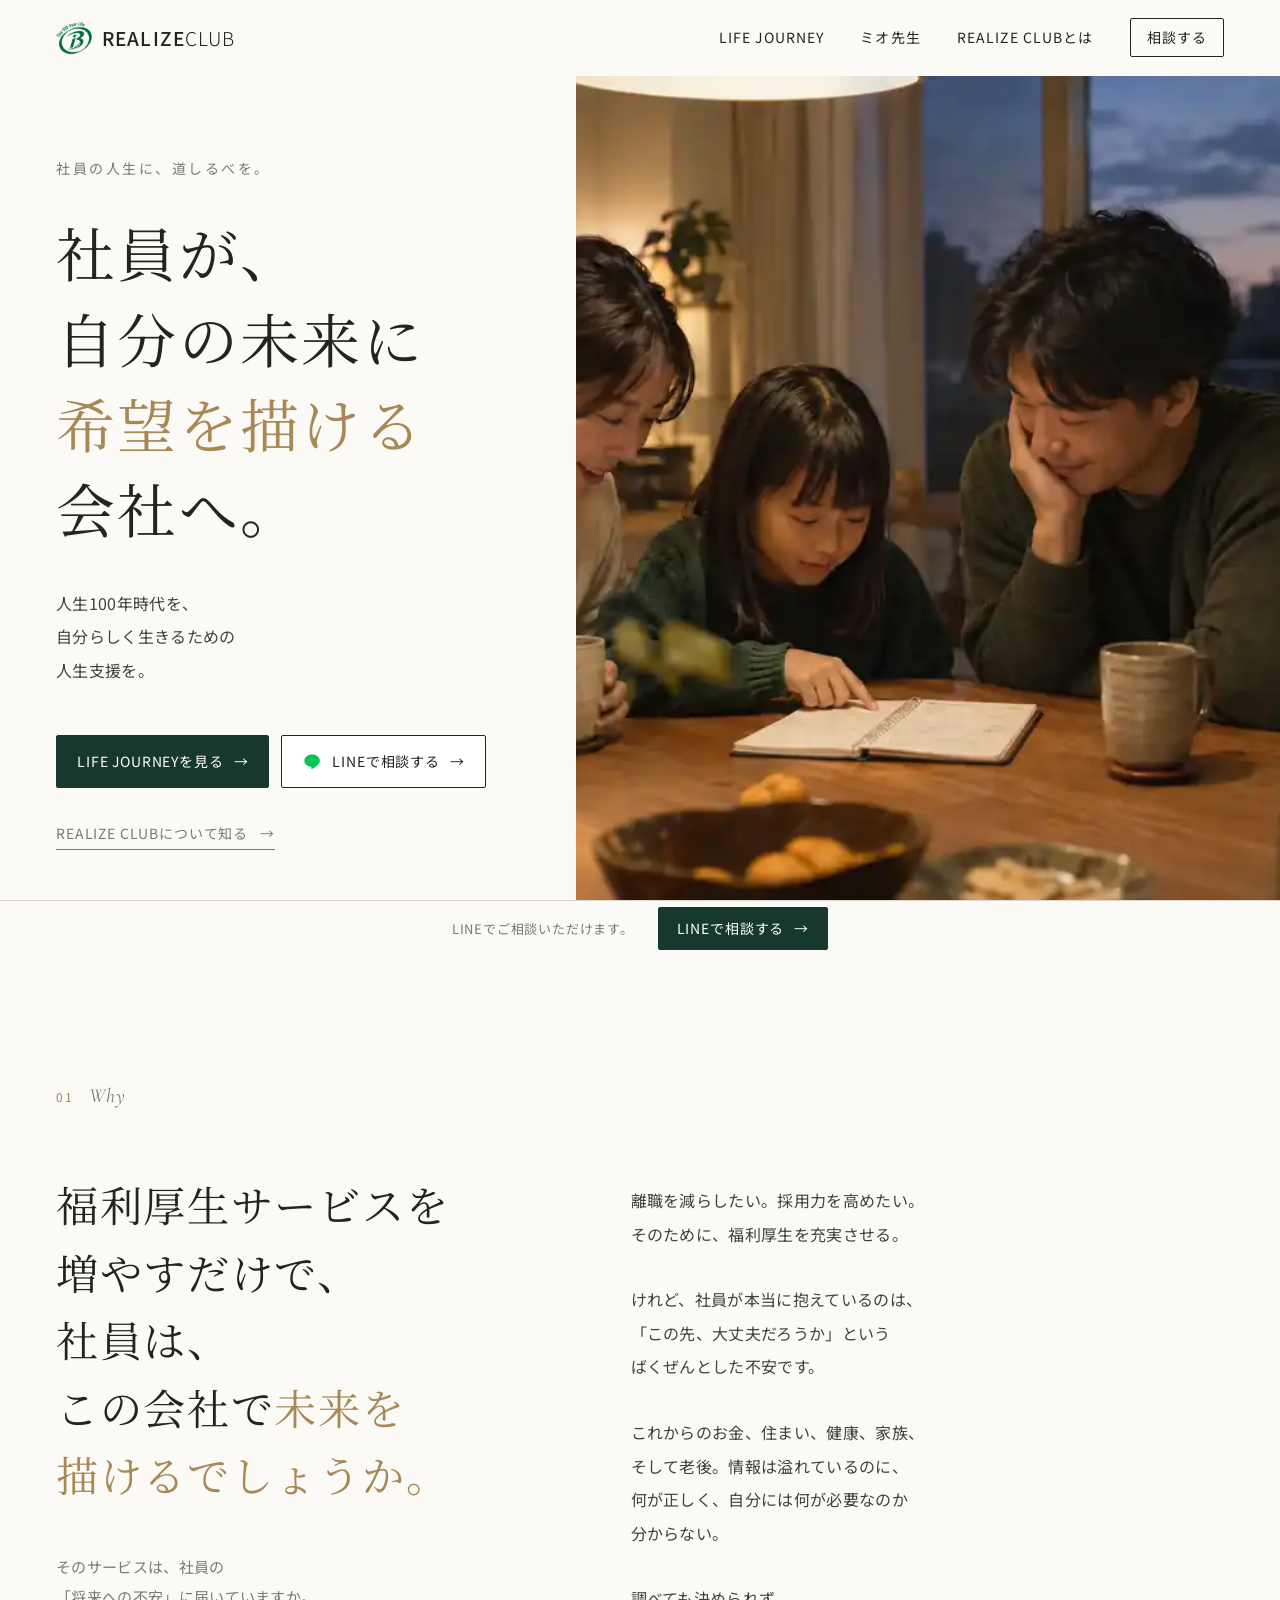
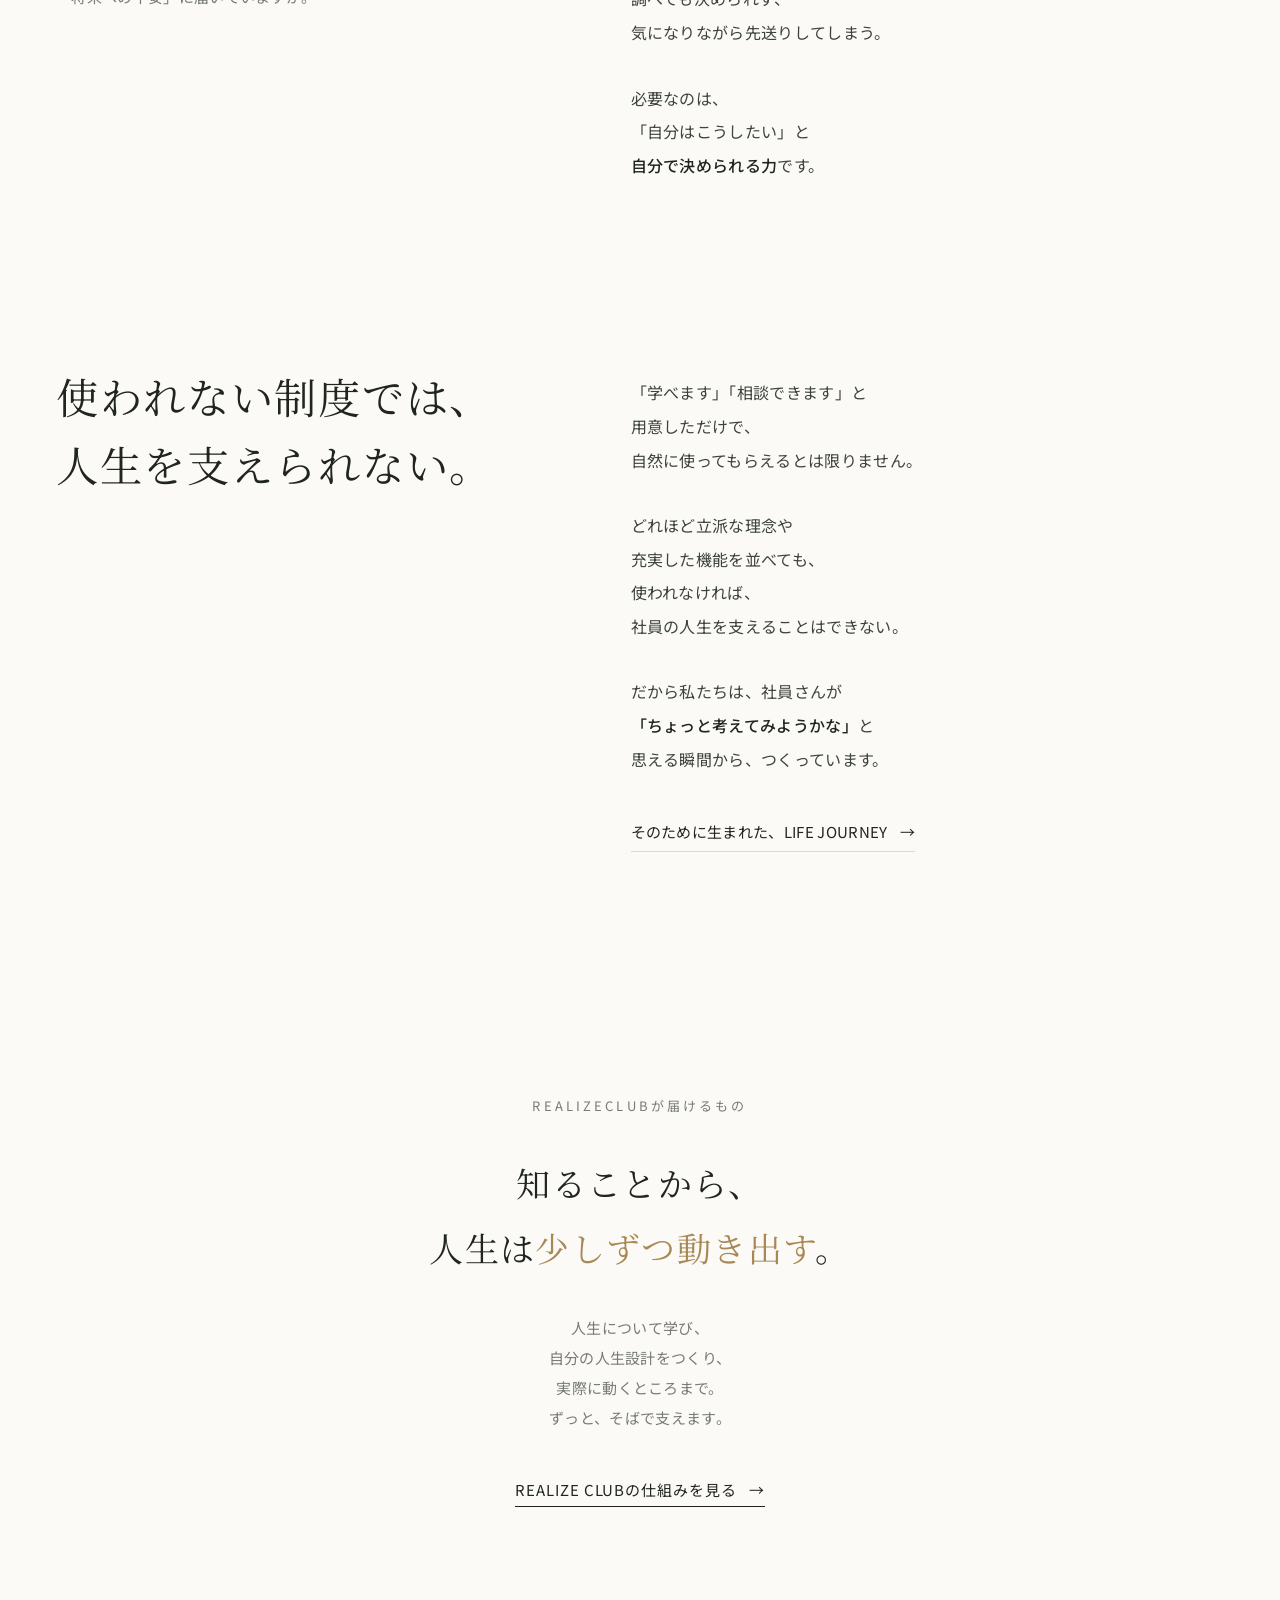
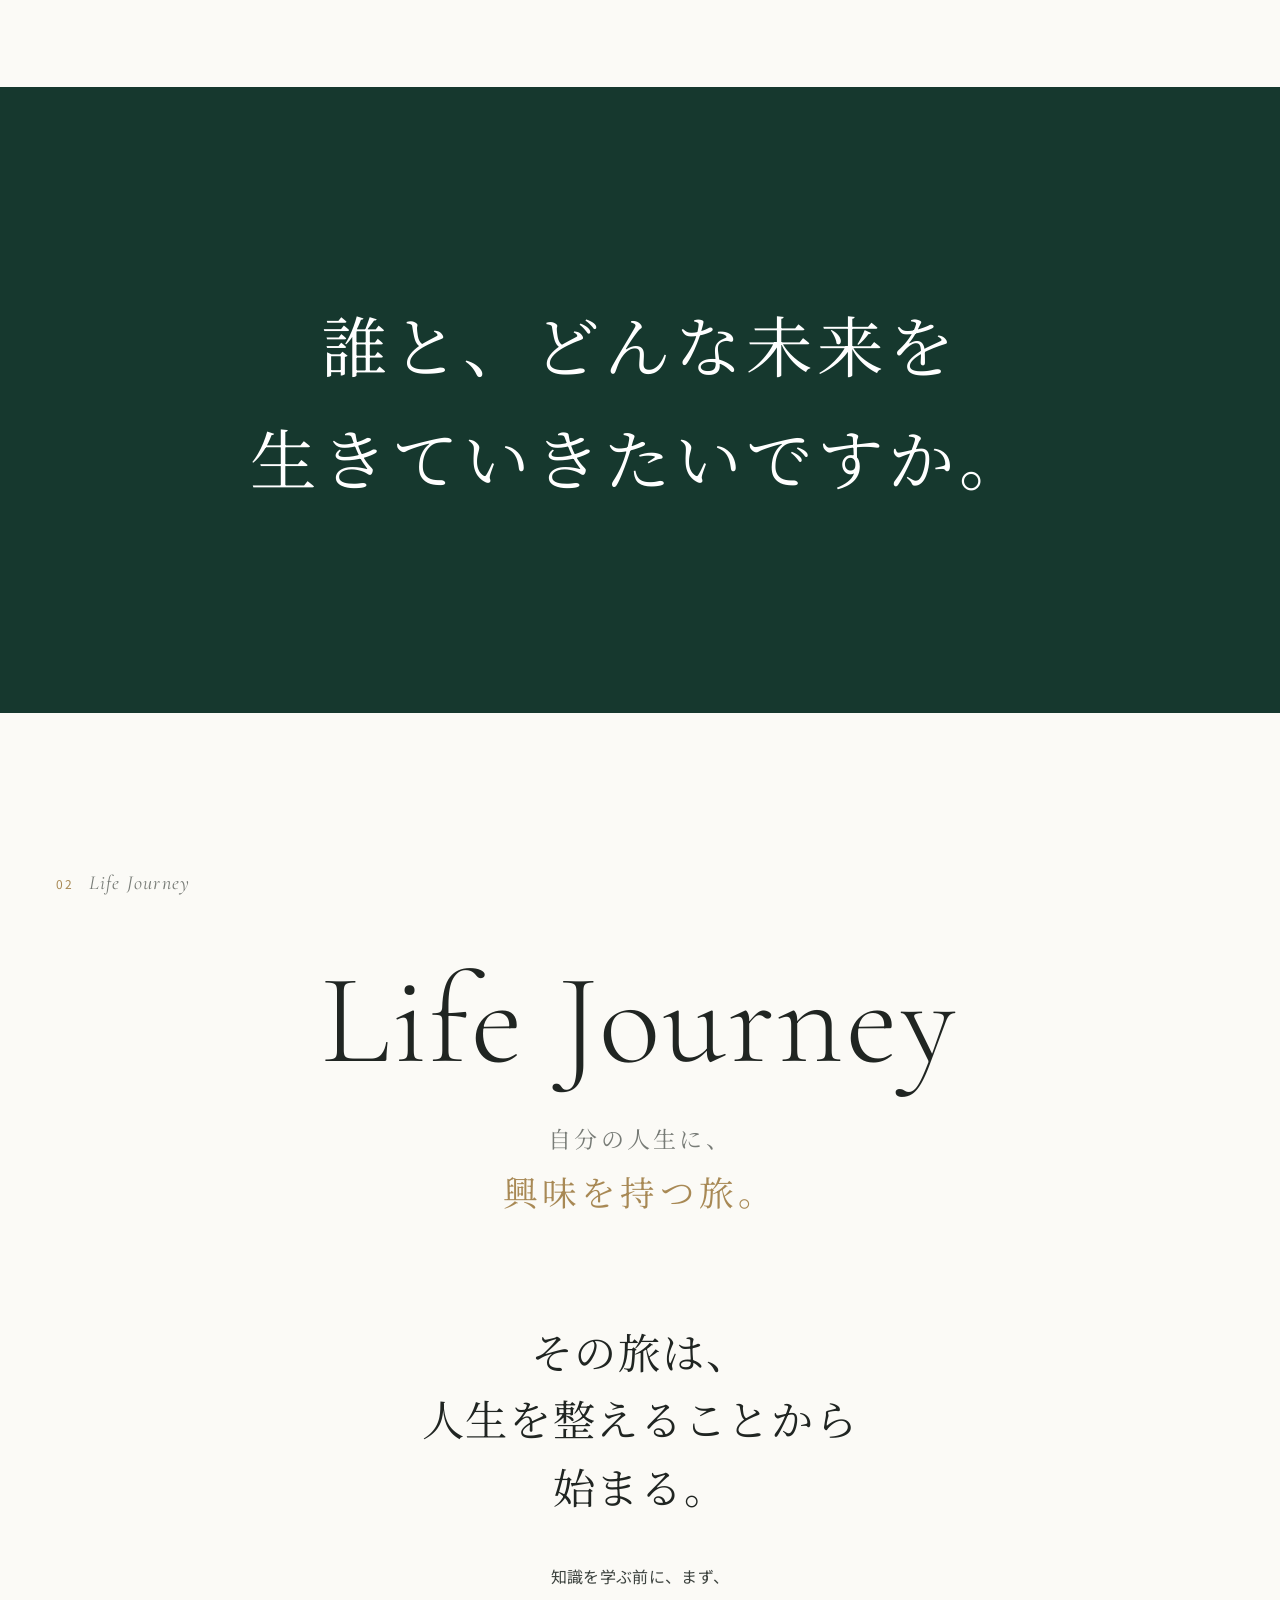
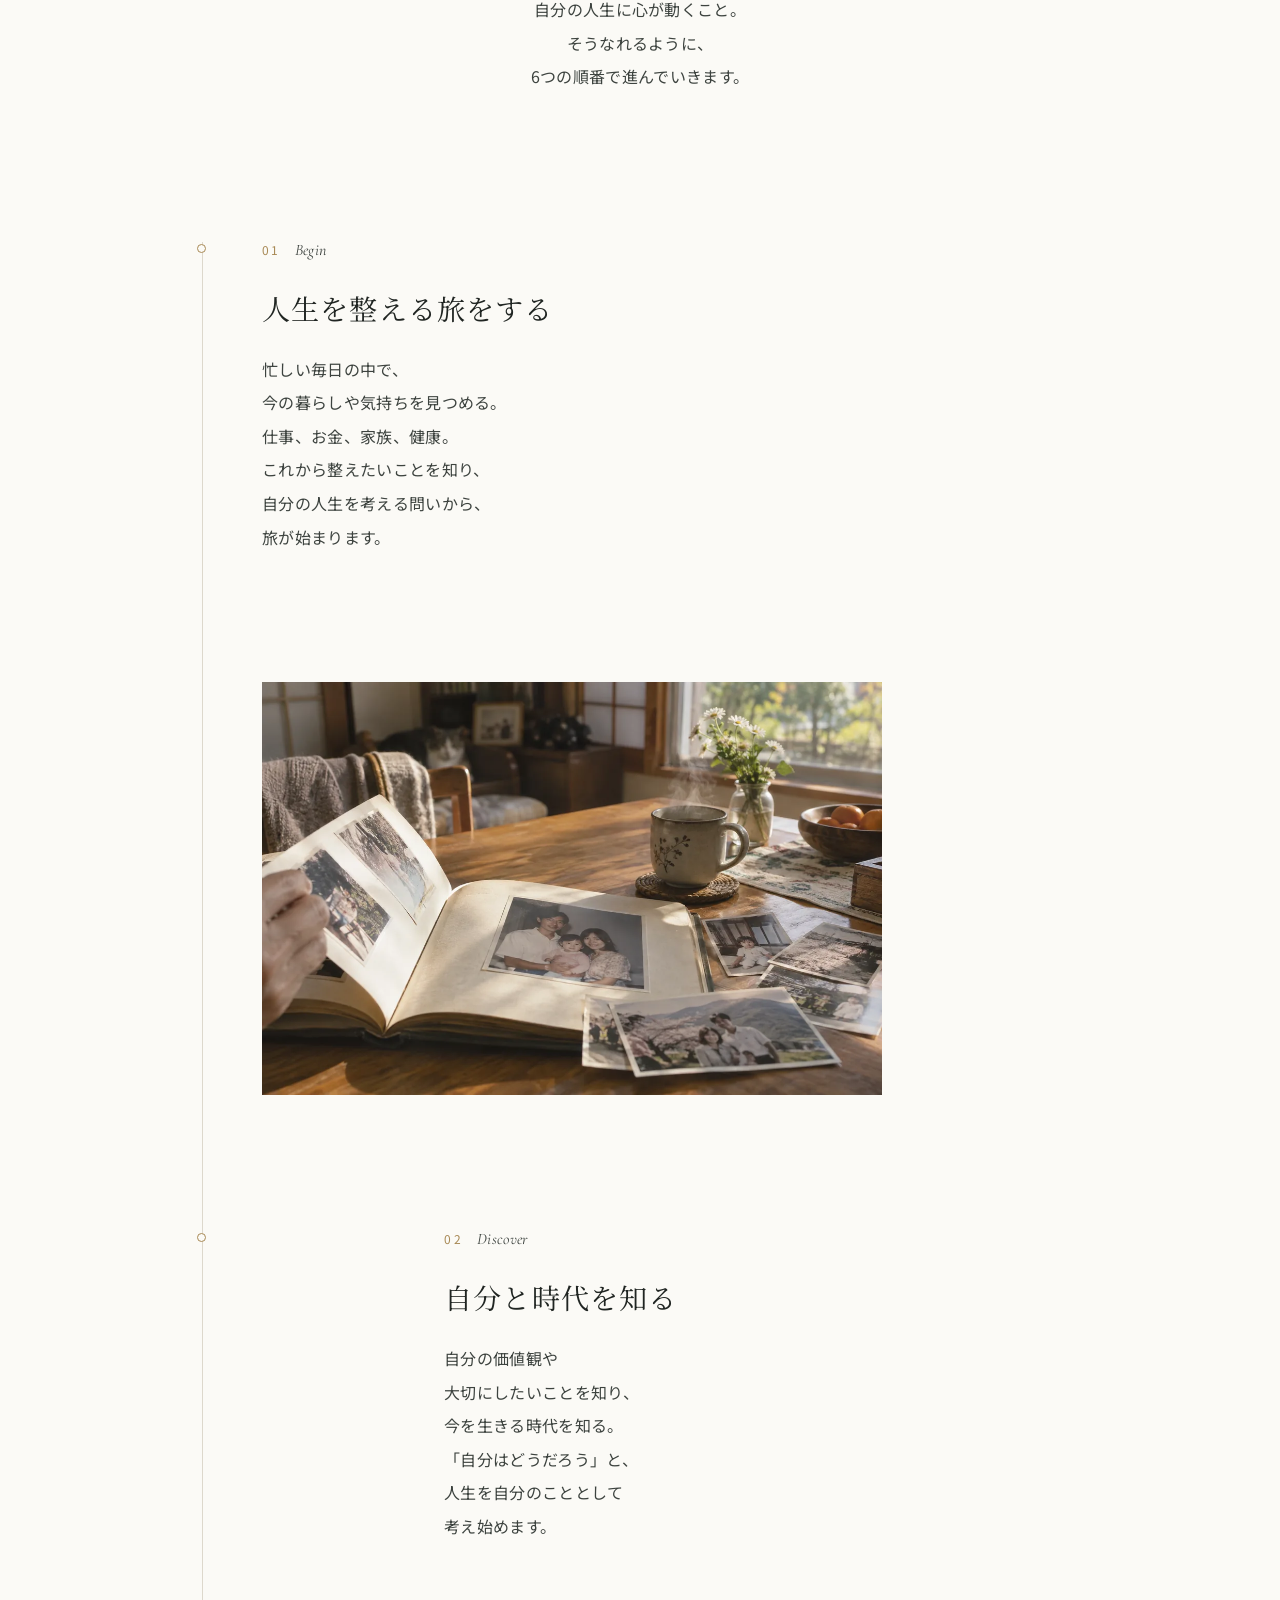
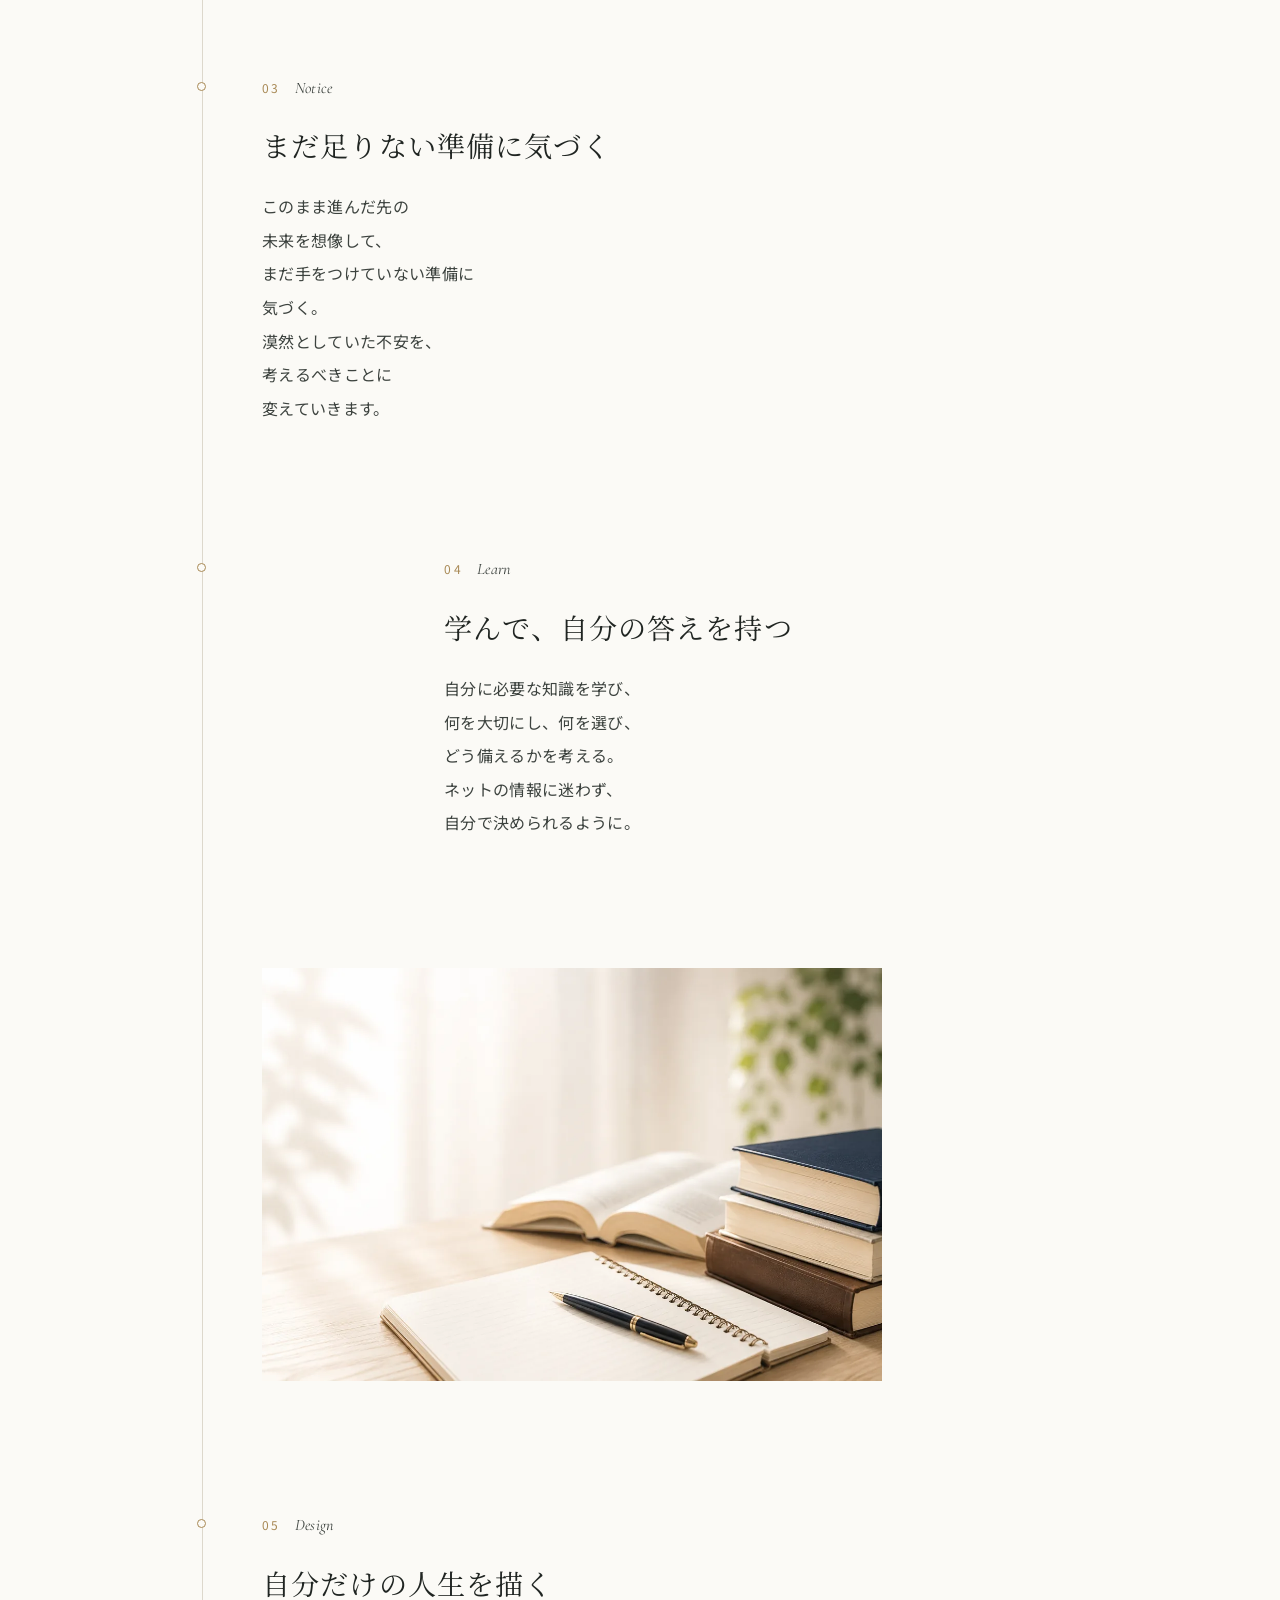
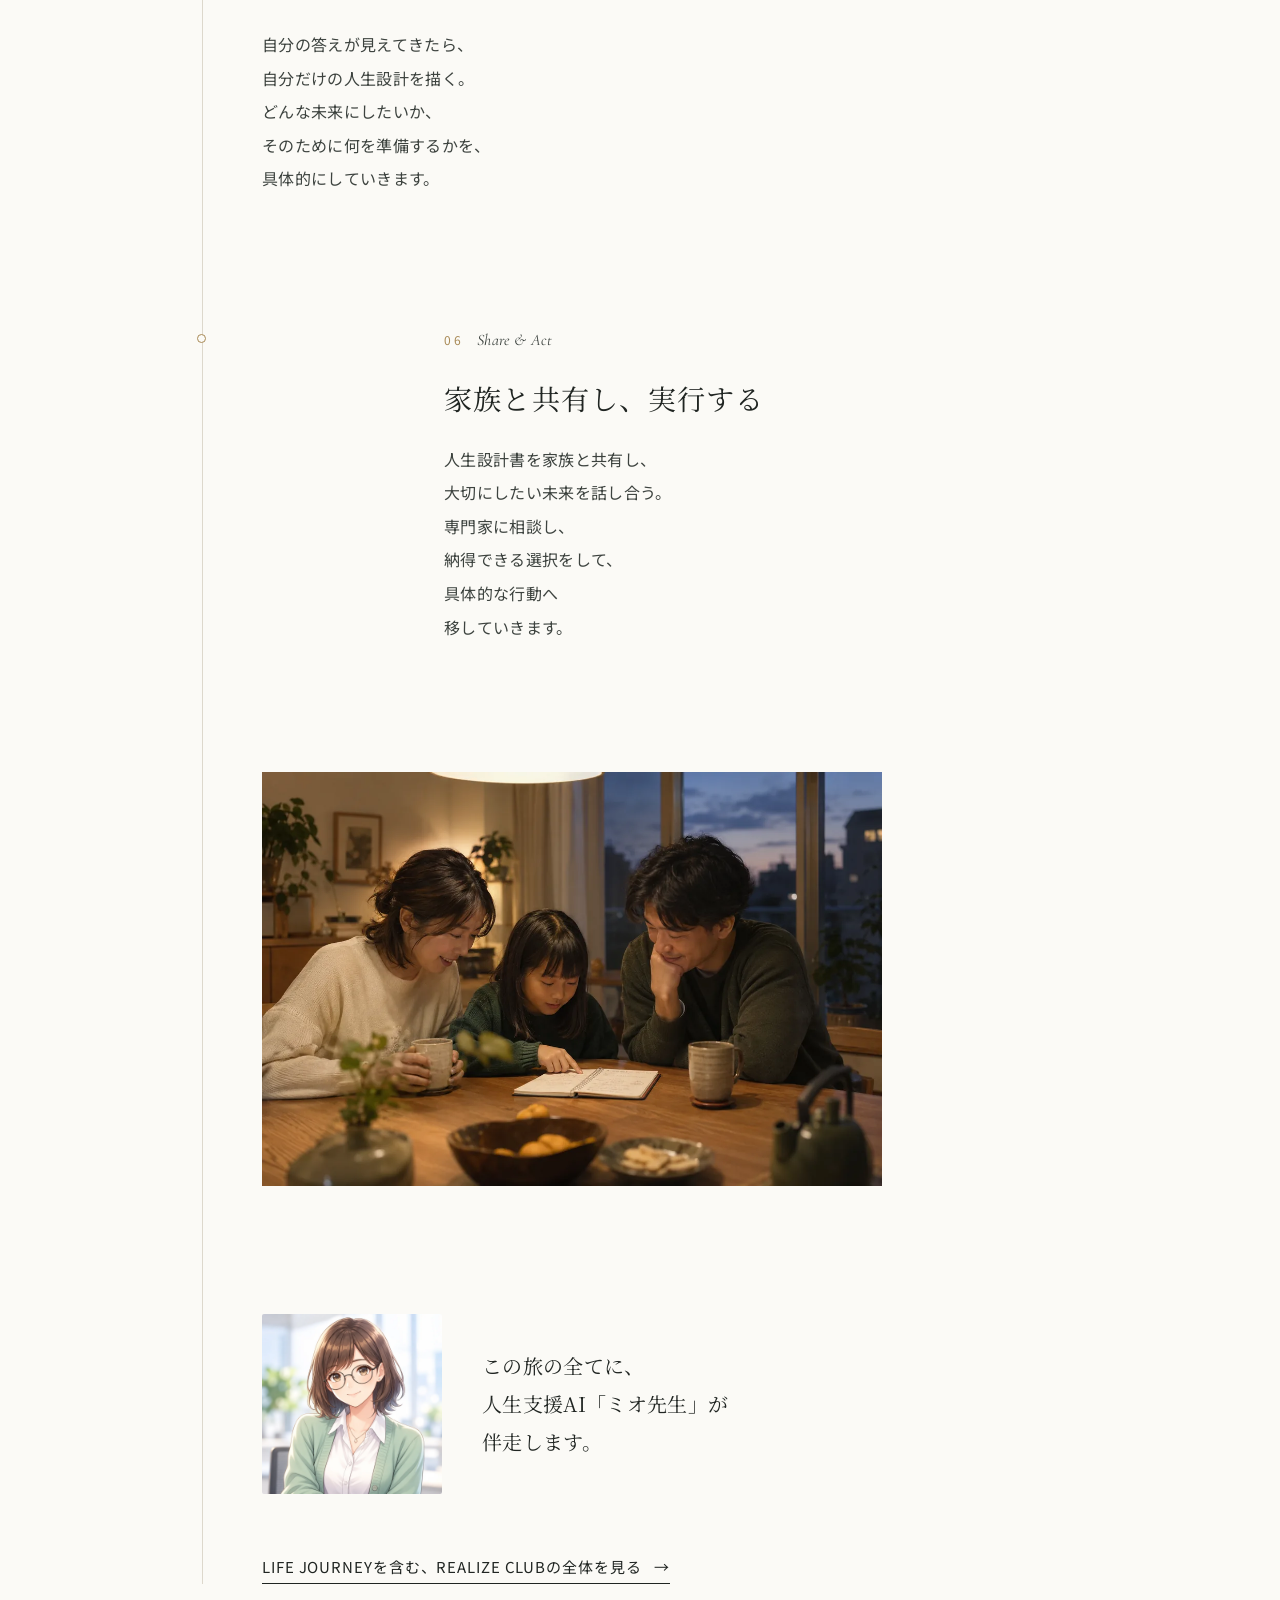
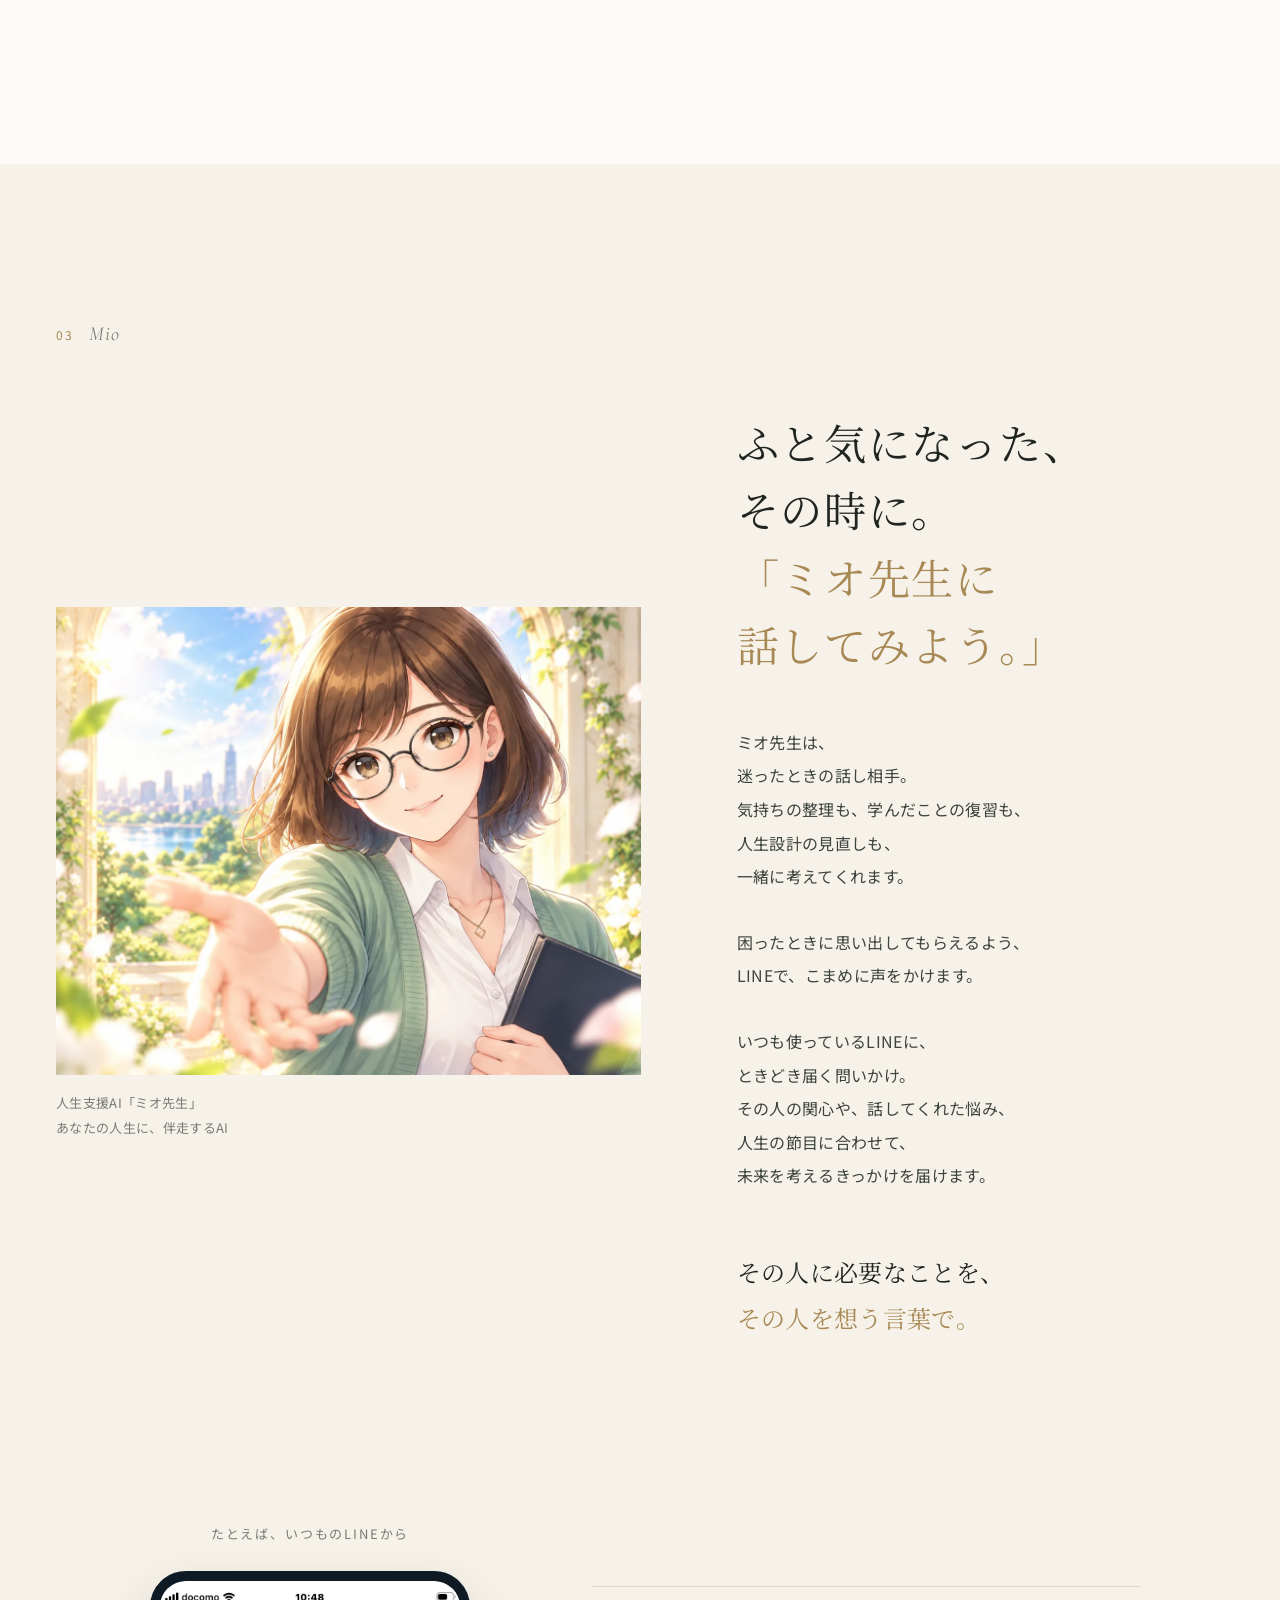
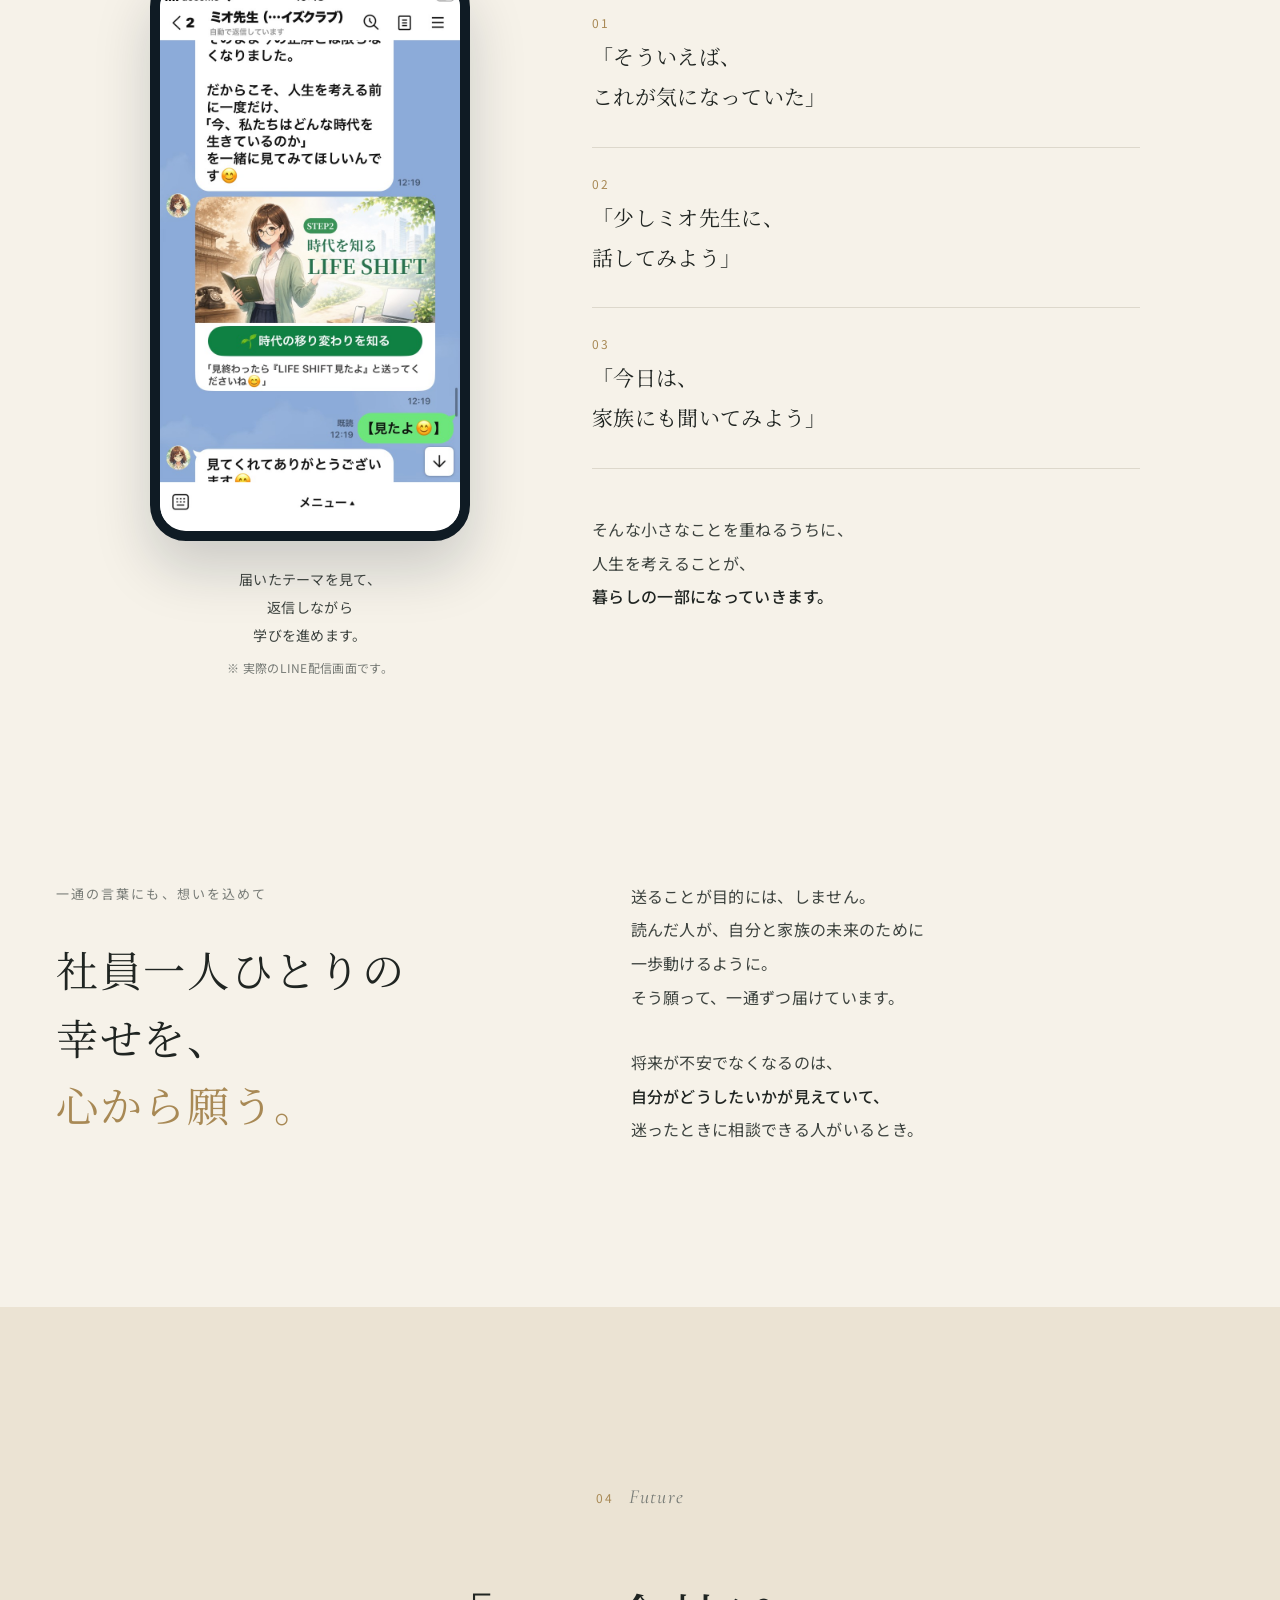
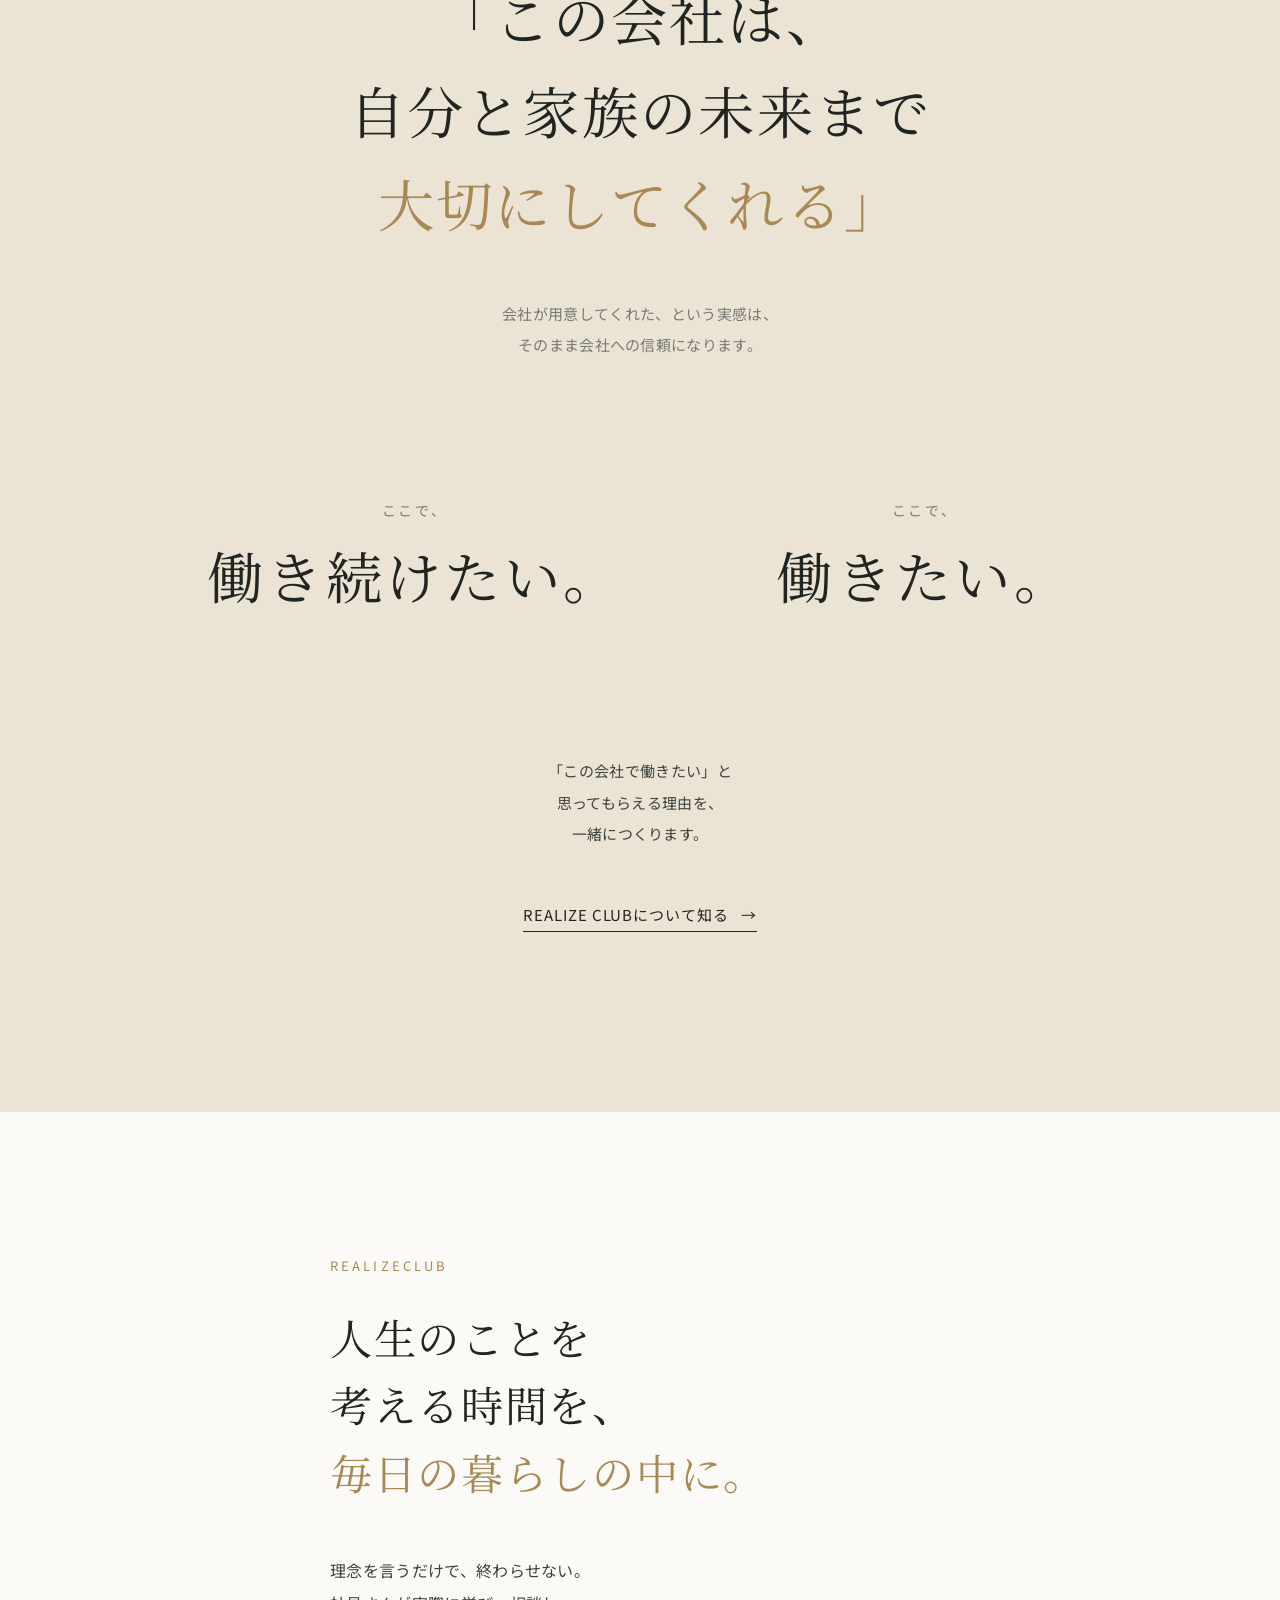
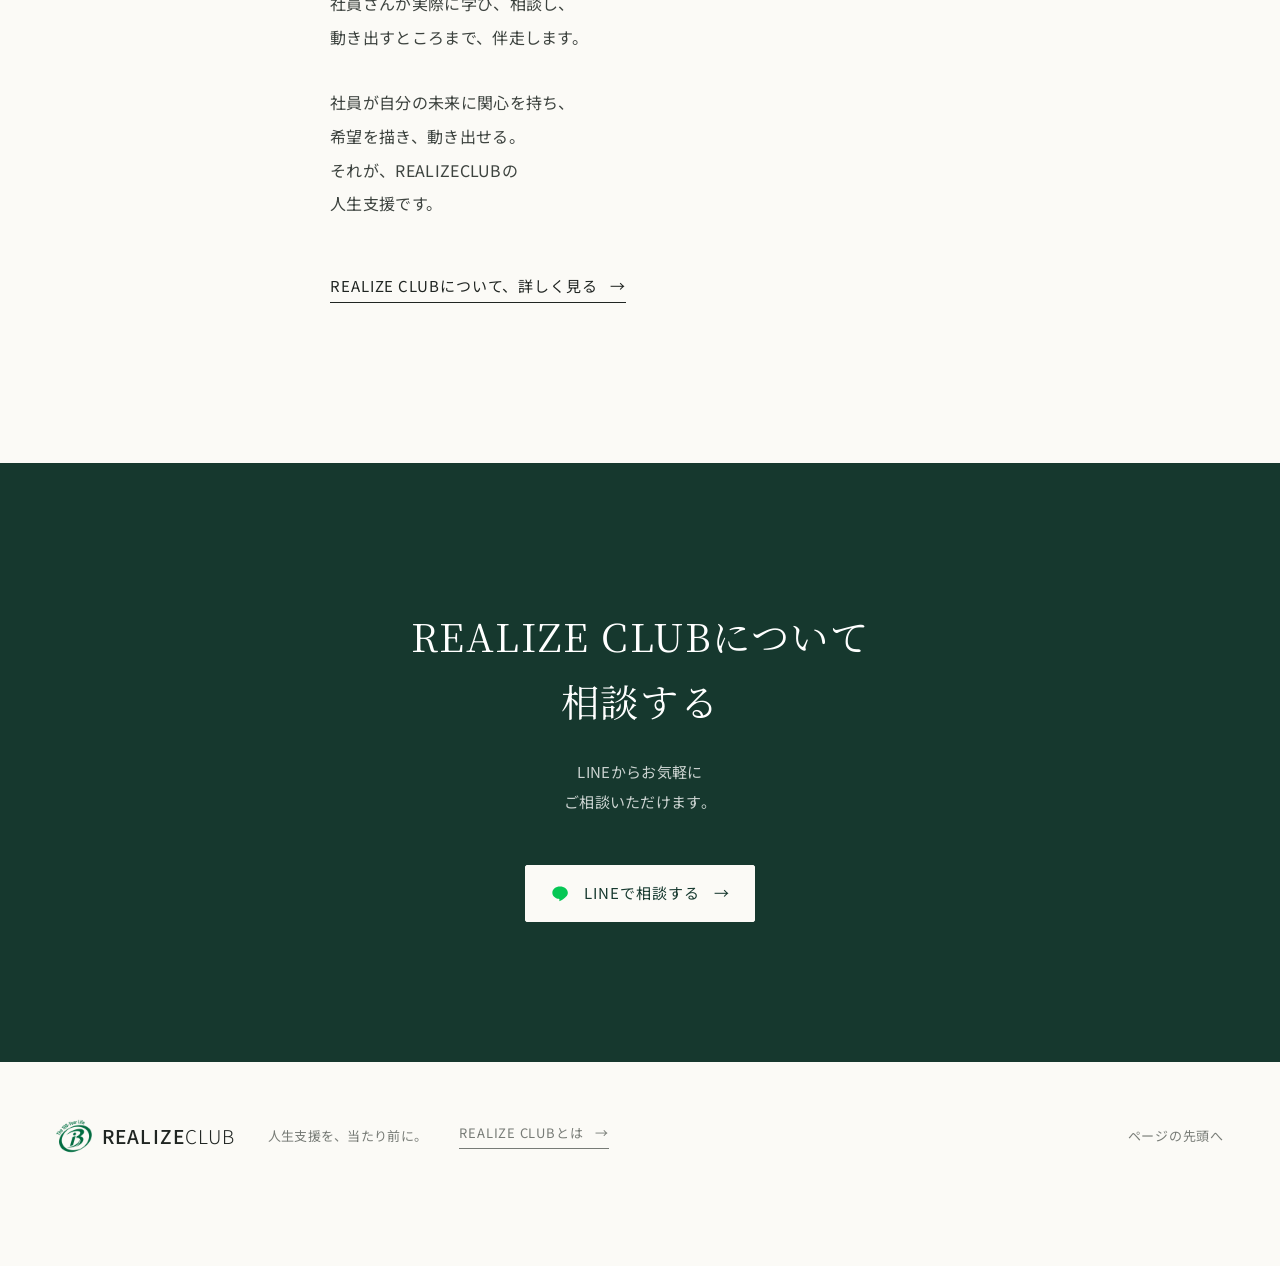
<file: index.html>
<!doctype html>
<html lang="ja">
<head>
<meta charset="utf-8">
<meta name="viewport" content="width=device-width, initial-scale=1">
<meta name="theme-color" content="#fbfaf6">
<title>REALIZECLUB｜社員が、自分の未来に希望を描ける会社へ</title>
<meta name="description" content="人生100年時代を幸せに生きるための判断軸を。REALIZECLUBは、LIFE JOURNEYと人生支援AIミオ先生を通じて、学び・人生設計・相談・実行を日常につなぐ仕組みです。">
<meta property="og:type" content="website">
<meta property="og:locale" content="ja_JP">
<meta property="og:title" content="社員が、自分の未来に希望を描ける会社へ。｜REALIZECLUB">
<meta property="og:description" content="自分の人生に興味を持つ旅、LIFE JOURNEY。人生教育とAIミオ先生で、日常に溶け込む人生支援を。">
<link href="data:image/svg+xml,%3Csvg xmlns='http://www.w3.org/2000/svg' viewBox='0 0 64 64'%3E%3Crect width='64' height='64' rx='14' fill='%23102b40'/%3E%3Cpath d='M20 47V17h13c15 0 15 20 0 20H20m12 0 13 10' fill='none' stroke='%23dcc398' stroke-width='5' stroke-linejoin='round'/%3E%3C/svg%3E" rel="icon" type="image/svg+xml"/>
<link rel="preconnect" href="https://fonts.googleapis.com">
<link rel="preconnect" href="https://fonts.gstatic.com" crossorigin>
<link rel="stylesheet" href="https://fonts.googleapis.com/css2?family=Cormorant+Garamond:ital,wght@0,300;0,400;1,300;1,400&family=Noto+Sans+JP:wght@300;400;500&family=Noto+Serif+JP:wght@400;500&display=swap">
<link rel="stylesheet" href="styles.css?v=44">
</head>
<body>
<a class="skip-link" href="#main">本文へ進む</a>

<header class="site-header" id="site-header">
  <a class="brand" href="#top" aria-label="REALIZECLUB ページの先頭へ">
    <img class="brand-mark" src="assets/bmark-96.png" srcset="assets/bmark-96.png 1x, assets/bmark-192.png 2x" alt="" width="40" height="40">
    <span class="brand-name">REALIZE<span>CLUB</span></span>
  </a>
  <nav class="site-nav" aria-label="ページ内ナビゲーション">
    <a class="nav-wide" href="#journey">LIFE JOURNEY</a>
    <a class="nav-wide" href="#mio">ミオ先生</a>
    <a class="nav-wide" href="https://nrealize6078-hue.github.io/rc-president-story-lp/" target="_blank" rel="noopener">REALIZE CLUBとは</a>
    <a class="nav-contact" href="#contact">相談する</a>
  </nav>
</header>

<main id="main">

  <!-- ============ HERO ============ -->
  <section class="hero" id="top" aria-labelledby="hero-title">
    <div class="hero-text">
      <p class="hero-eyebrow">社員の人生に、道しるべを。</p>
      <h1 id="hero-title">社員が、<br>自分の未来に<br><em>希望を描ける</em><br>会社へ。</h1>
      <p class="hero-lead">人生100年時代を、<br>自分らしく生きるための<br>人生支援を。</p>
      <div class="hero-actions">
        <a class="btn btn-primary" href="#journey">LIFE JOURNEYを見る<span class="arw" aria-hidden="true">→</span></a>
        <a class="btn btn-line" href="https://lin.ee/8jf4Da7"><svg class="line-ico" viewBox="0 0 24 24" fill="currentColor" aria-hidden="true"><path d="M12 3C6.9 3 2.8 6.3 2.8 10.4c0 3.7 3.3 6.8 7.7 7.4.3.06.7.2.8.5.07.25.05.6.02.85l-.13.8c-.04.24-.19.93.82.5 1-.42 5.4-3.2 7.4-5.5 1.35-1.5 2-3 2-4.6C21.4 6.3 17.1 3 12 3z"/></svg>LINEで相談する<span class="arw" aria-hidden="true">→</span></a>
      </div>
      <p class="rc-more-row rc-more-row--left"><a class="rc-more" href="https://nrealize6078-hue.github.io/rc-president-story-lp/" target="_blank" rel="noopener">REALIZE CLUBについて知る<span class="arw" aria-hidden="true">→</span></a></p>
    </div>
    <figure class="hero-photo hero-photo--desktop">
      <img src="assets/family.webp" alt="海辺の道を、子どもと手をつないで歩く家族" width="1536" height="1024" fetchpriority="high">
    </figure>
  </section>

  <!-- ============ WHY ============ -->
  <section class="why" id="why" aria-labelledby="why-title">
    <div class="wrap">
      <p class="chapter reveal"><span>01</span>Why</p>

      <div class="why-grid">
        <div class="why-question reveal">
          <h2 id="why-title">福利厚生サービスを<br>増やすだけで、<br>社員は、<br>この会社で<em>未来を<br>描けるでしょうか。</em></h2>
          <p class="why-pull">そのサービスは、社員の<br>「将来への不安」に届いていますか。</p>
        </div>
        <div class="why-body prose reveal">
          <p>離職を減らしたい。採用力を高めたい。<br>そのために、福利厚生を充実させる。</p>
          <p>けれど、社員が本当に抱えているのは、<br>「この先、大丈夫だろうか」という<br>ばくぜんとした不安です。</p>
          <p>これからのお金、住まい、健康、家族、<br>そして老後。情報は溢れているのに、<br>何が正しく、自分には何が必要なのか<br>分からない。</p>
          <p>調べても決められず、<br>気になりながら先送りしてしまう。</p>
          <p>必要なのは、<br>「自分はこうしたい」と<br><em class="key">自分で決められる力</em>です。</p>
        </div>
      </div>

      <div class="why-grid why-grid--second">
        <div class="why-question reveal">
          <h2>使われない制度では、<br>人生を支えられない。</h2>
        </div>
        <div class="why-body prose reveal">
          <p>「学べます」「相談できます」と<br>用意しただけで、<br>自然に使ってもらえるとは限りません。</p>
          <p>どれほど立派な理念や<br>充実した機能を並べても、<br>使われなければ、<br>社員の人生を支えることはできない。</p>
          <p>だから私たちは、社員さんが<br><strong>「ちょっと考えてみようかな」</strong>と<br>思える瞬間から、つくっています。</p>
          <p class="text-link-wrap"><a class="text-link" href="#journey">そのために生まれた、LIFE JOURNEY<span class="arw" aria-hidden="true">→</span></a></p>
        </div>
      </div>

      <div class="axis reveal">
        <p class="axis-label">REALIZECLUBが届けるもの</p>
        <p class="axis-statement">知ることから、<br>人生は<em>少しずつ動き出す</em>。</p>
        <p class="axis-desc">人生について学び、<br>自分の人生設計をつくり、<br>実際に動くところまで。<br>ずっと、そばで支えます。</p>
        <p class="rc-more-row"><a class="rc-more" href="https://nrealize6078-hue.github.io/rc-president-story-lp/" target="_blank" rel="noopener">REALIZE CLUBの仕組みを見る<span class="arw" aria-hidden="true">→</span></a></p>
      </div>
    </div>
  </section>

  <!-- ============ LIFE JOURNEY ============ -->
  <section class="question" aria-label="問い">
    <p class="question-main reveal"><span class="keep-phrase">誰と、どんな未来を</span><br><span class="keep-phrase">生きていきたいですか。</span></p>
  </section>

  <section class="journey" id="journey" aria-labelledby="journey-title">
    <div class="wrap">
      <p class="chapter reveal"><span>02</span>Life Journey</p>
      <div class="journey-head reveal">
        <p class="journey-brand" aria-hidden="true">Life Journey</p>
        <p class="journey-tag"><span>自分の人生に、</span><strong>興味を持つ旅。</strong></p>
        <h2 id="journey-title">その旅は、<br><span class="keep-phrase">人生を整えることから</span><br><span class="keep-phrase">始まる。</span></h2>
        <p class="journey-intro">知識を学ぶ前に、まず、<br>自分の人生に心が動くこと。<br>そうなれるように、<br>6つの順番で進んでいきます。</p>
      </div>

      <ol class="road">
        <li class="step reveal">
          <p class="step-no"><span>01</span>Begin</p>
          <h3>人生を整える旅をする</h3>
          <p>忙しい毎日の中で、<br>今の暮らしや気持ちを見つめる。<br>仕事、お金、家族、健康。<br>これから整えたいことを知り、<br>自分の人生を考える問いから、<br>旅が始まります。</p>
        </li>
        <li class="road-photo reveal" aria-hidden="true">
          <img src="assets/journey-remember.webp" alt="" width="1200" height="800" loading="lazy">
        </li>
        <li class="step step--shift reveal">
          <p class="step-no"><span>02</span>Discover</p>
          <h3>自分と時代を知る</h3>
          <p>自分の価値観や<br>大切にしたいことを知り、<br>今を生きる時代を知る。<br>「自分はどうだろう」と、<br>人生を自分のこととして<br>考え始めます。</p>
        </li>
        <li class="step reveal">
          <p class="step-no"><span>03</span>Notice</p>
          <h3>まだ足りない準備に気づく</h3>
          <p>このまま進んだ先の<br>未来を想像して、<br>まだ手をつけていない準備に<br>気づく。<br>漠然としていた不安を、<br>考えるべきことに<br>変えていきます。</p>
        </li>
        <li class="step step--shift reveal">
          <p class="step-no"><span>04</span>Learn</p>
          <h3>学んで、自分の答えを持つ</h3>
          <p>自分に必要な知識を学び、<br>何を大切にし、何を選び、<br>どう備えるかを考える。<br>ネットの情報に迷わず、<br>自分で決められるように。</p>
        </li>
        <li class="road-photo reveal" aria-hidden="true">
          <img src="assets/journey-design.webp" alt="" width="1200" height="800" loading="lazy">
        </li>
        <li class="step reveal">
          <p class="step-no"><span>05</span>Design</p>
          <h3>自分だけの人生を描く</h3>
          <p>自分の答えが見えてきたら、<br>自分だけの人生設計を描く。<br>どんな未来にしたいか、<br>そのために何を準備するかを、<br>具体的にしていきます。</p>
        </li>
        <li class="step step--shift reveal">
          <p class="step-no"><span>06</span>Share &amp; Act</p>
          <h3>家族と共有し、実行する</h3>
          <p>人生設計書を家族と共有し、<br>大切にしたい未来を話し合う。<br>専門家に相談し、<br>納得できる選択をして、<br>具体的な行動へ<br>移していきます。</p>
        </li>
        <li class="road-photo reveal" aria-hidden="true">
          <img src="assets/journey-share.webp" alt="" width="1200" height="800" loading="lazy">
        </li>
        <li class="companion reveal">
          <img class="companion-photo" src="assets/mio-office.webp" alt="人生支援AI「ミオ先生」" width="900" height="900" loading="lazy">
          <p>この旅の全てに、<br>人生支援AI「ミオ先生」が<br>伴走します。</p>
        </li>
        <li class="rc-more-row rc-more-row--left reveal"><a class="rc-more" href="https://nrealize6078-hue.github.io/rc-president-story-lp/" target="_blank" rel="noopener">LIFE JOURNEYを含む、REALIZE CLUBの全体を見る<span class="arw" aria-hidden="true">→</span></a></li>
      </ol>
    </div>
  </section>

  <!-- ============ MIO ============ -->
  <section class="mio" id="mio" aria-labelledby="mio-title">
    <div class="wrap">
      <p class="chapter reveal"><span>03</span>Mio</p>

      <div class="mio-intro">
        <figure class="mio-figure reveal">
          <img src="assets/mio-welcome.webp" alt="手を差し伸べる、人生支援AI「ミオ先生」" width="1200" height="960" loading="lazy">
          <figcaption>人生支援AI「ミオ先生」<br>あなたの人生に、伴走するAI</figcaption>
        </figure>
        <div class="mio-text reveal">
          <h2 id="mio-title">ふと気になった、<br>その時に。<br><em>「ミオ先生に<br>話してみよう。」</em></h2>
          <div class="prose">
            <p>ミオ先生は、<br>迷ったときの話し相手。<br>気持ちの整理も、学んだことの復習も、<br>人生設計の見直しも、<br>一緒に考えてくれます。</p>
            <p>困ったときに思い出してもらえるよう、<br>LINEで、こまめに声をかけます。</p>
            <p>いつも使っているLINEに、<br>ときどき届く問いかけ。<br>その人の関心や、話してくれた悩み、<br>人生の節目に合わせて、<br>未来を考えるきっかけを届けます。</p>
          </div>
          <p class="mio-principle">その人に必要なことを、<br><em>その人を想う言葉で。</em></p>
        </div>
      </div>

      <div class="mio-line">
        <figure class="line-shot reveal">
          <figcaption class="line-label">たとえば、いつものLINEから</figcaption>
          <div class="line-phone">
            <img src="assets/line-life-shift.jpg" alt="ミオ先生からLINEで届く、時代の移り変わりを知るLIFE SHIFTの実際の画面" width="750" height="1334" loading="lazy">
          </div>
          <p class="line-reflection"><span class="keep-phrase">届いたテーマを見て、</span><br><span class="keep-phrase">返信しながら</span><br><span class="keep-phrase">学びを進めます。</span></p>
          <p class="line-note">※ 実際のLINE配信画面です。</p>
        </figure>
        <div class="everyday reveal">
          <ol class="everyday-flow">
            <li><span>01</span>「そういえば、<br>これが気になっていた」</li>
            <li><span>02</span>「少しミオ先生に、<br>話してみよう」</li>
            <li><span>03</span>「今日は、<br>家族にも聞いてみよう」</li>
          </ol>
          <p class="everyday-summary">そんな小さなことを重ねるうちに、<br>人生を考えることが、<br><em>暮らしの一部になっていきます。</em></p>
        </div>
      </div>

      <div class="belief">
        <div class="belief-head reveal">
          <p class="belief-label">一通の言葉にも、想いを込めて</p>
          <h2>社員一人ひとりの<br>幸せを、<br><em>心から願う。</em></h2>
        </div>
        <div class="prose reveal">
          <p>送ることが目的には、しません。<br>読んだ人が、自分と家族の未来のために<br>一歩動けるように。<br>そう願って、一通ずつ届けています。</p>
          <p>将来が不安でなくなるのは、<br><strong>自分がどうしたいかが見えていて、</strong><br>迷ったときに相談できる人がいるとき。</p>
        </div>
      </div>
    </div>
  </section>

  <!-- ============ FUTURE ============ -->
  <section class="future" aria-labelledby="future-title">
    <div class="wrap">
      <p class="chapter reveal"><span>04</span>Future</p>
      <h2 id="future-title" class="future-title reveal">「この会社は、<br>自分と家族の未来まで<br><em>大切にしてくれる」</em></h2>
      <p class="future-note reveal">会社が用意してくれた、という実感は、<br>そのまま会社への信頼になります。</p>
      <div class="future-words reveal">
        <p><span>ここで、</span>働き続けたい。</p>
        <p><span>ここで、</span>働きたい。</p>
      </div>
      <p class="future-desc reveal">「この会社で働きたい」と<br>思ってもらえる理由を、<br>一緒につくります。</p>
      <p class="rc-more-row reveal"><a class="rc-more" href="https://nrealize6078-hue.github.io/rc-president-story-lp/" target="_blank" rel="noopener">REALIZE CLUBについて知る<span class="arw" aria-hidden="true">→</span></a></p>
    </div>
  </section>

  <!-- ============ CLOSING ============ -->
  <section class="closing" aria-labelledby="closing-title">
    <div class="wrap closing-text">
      <p class="closing-eyebrow reveal">REALIZECLUB</p>
      <h2 id="closing-title" class="reveal">人生のことを<br>考える時間を、<br><em>毎日の暮らしの中に。</em></h2>
      <div class="prose reveal">
        <p>理念を言うだけで、終わらせない。<br>社員さんが実際に学び、相談し、<br>動き出すところまで、伴走します。</p>
        <p>社員が自分の未来に関心を持ち、<br>希望を描き、動き出せる。<br>それが、REALIZECLUBの<br>人生支援です。</p>
      </div>
      <p class="rc-more-row rc-more-row--left reveal"><a class="rc-more" href="https://nrealize6078-hue.github.io/rc-president-story-lp/" target="_blank" rel="noopener">REALIZE CLUBについて、詳しく見る<span class="arw" aria-hidden="true">→</span></a></p>
    </div>
  </section>

  <section class="contact" id="contact" aria-labelledby="contact-title">
    <div class="wrap contact-inner reveal">
      <h2 id="contact-title">REALIZE CLUBについて<br>相談する</h2>
      <p>LINEからお気軽に<br>ご相談いただけます。</p>
      <a class="btn btn-light" href="https://lin.ee/8jf4Da7"><svg class="line-ico" viewBox="0 0 24 24" fill="currentColor" aria-hidden="true"><path d="M12 3C6.9 3 2.8 6.3 2.8 10.4c0 3.7 3.3 6.8 7.7 7.4.3.06.7.2.8.5.07.25.05.6.02.85l-.13.8c-.04.24-.19.93.82.5 1-.42 5.4-3.2 7.4-5.5 1.35-1.5 2-3 2-4.6C21.4 6.3 17.1 3 12 3z"/></svg>LINEで相談する<span class="arw" aria-hidden="true">→</span></a>
    </div>
  </section>

</main>

<footer class="site-footer">
  <div class="wrap footer-inner">
    <a class="brand" href="#top">
      <img class="brand-mark" src="assets/bmark-96.png" srcset="assets/bmark-96.png 1x, assets/bmark-192.png 2x" alt="" width="40" height="40">
      <span class="brand-name">REALIZE<span>CLUB</span></span>
    </a>
    <p>人生支援を、当たり前に。</p>
    <a class="rc-more rc-more--small" href="https://nrealize6078-hue.github.io/rc-president-story-lp/" target="_blank" rel="noopener">REALIZE CLUBとは<span class="arw" aria-hidden="true">→</span></a>
    <a class="back-top" href="#top">ページの先頭へ</a>
  </div>
</footer>

<div class="cta-bar" id="cta-bar">
  <p>LINEでご相談いただけます。</p>
  <a class="btn btn-primary btn-small" href="https://lin.ee/8jf4Da7">LINEで相談する<span class="arw" aria-hidden="true">→</span></a>
</div>

<script src="script.js?v=3" defer></script>
</body>
</html>
</file>
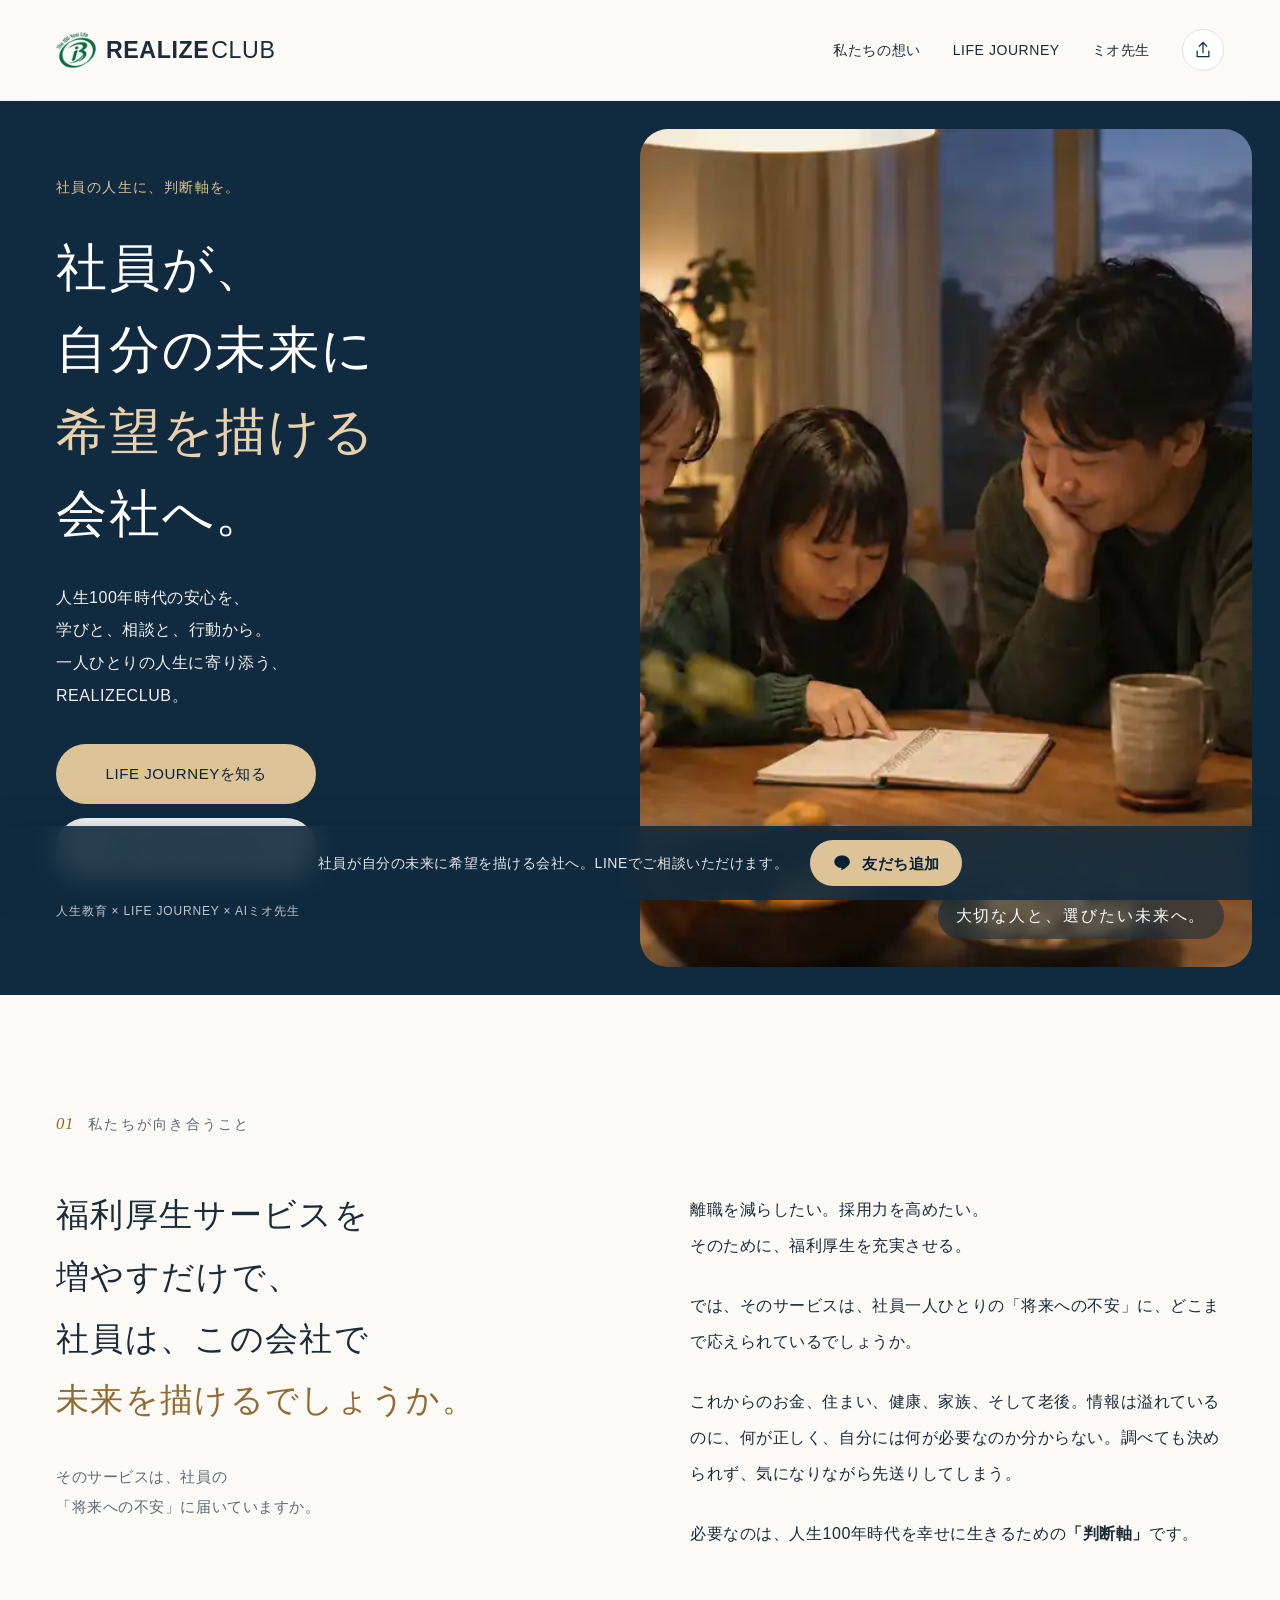
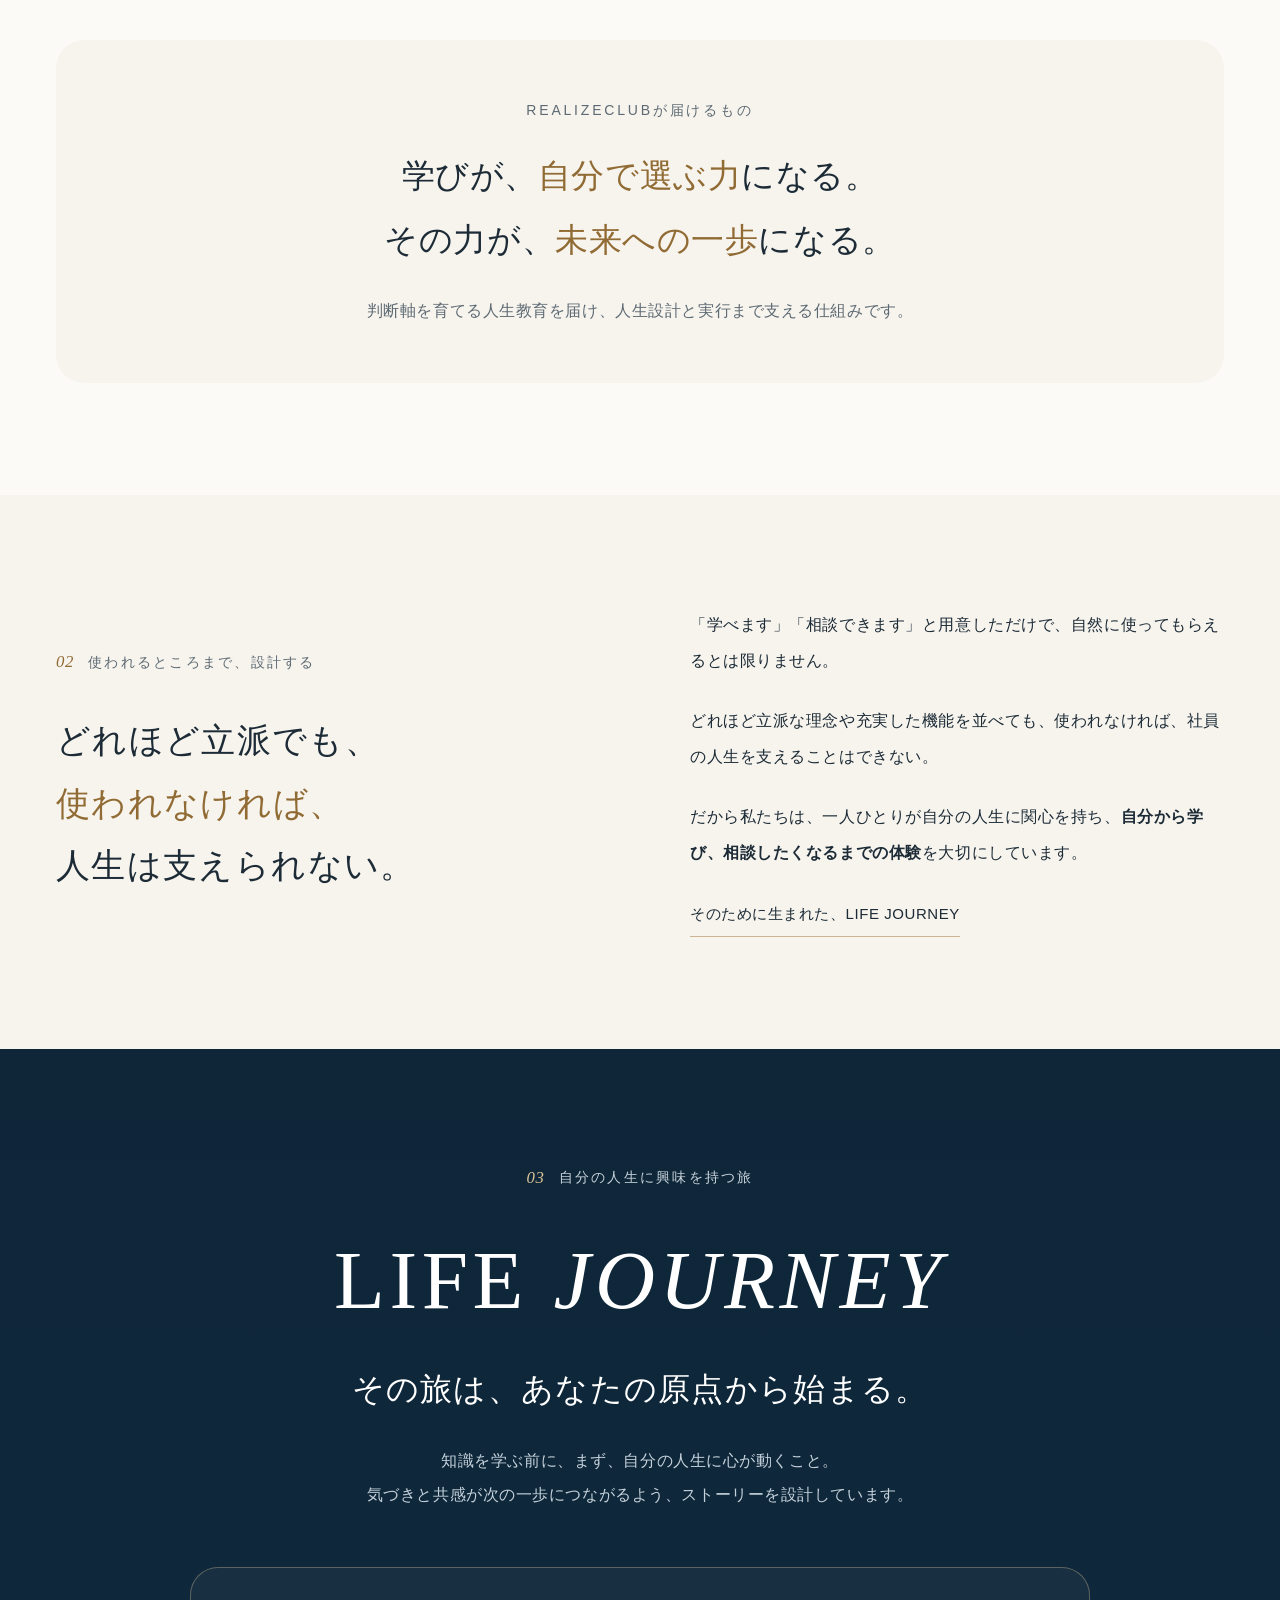
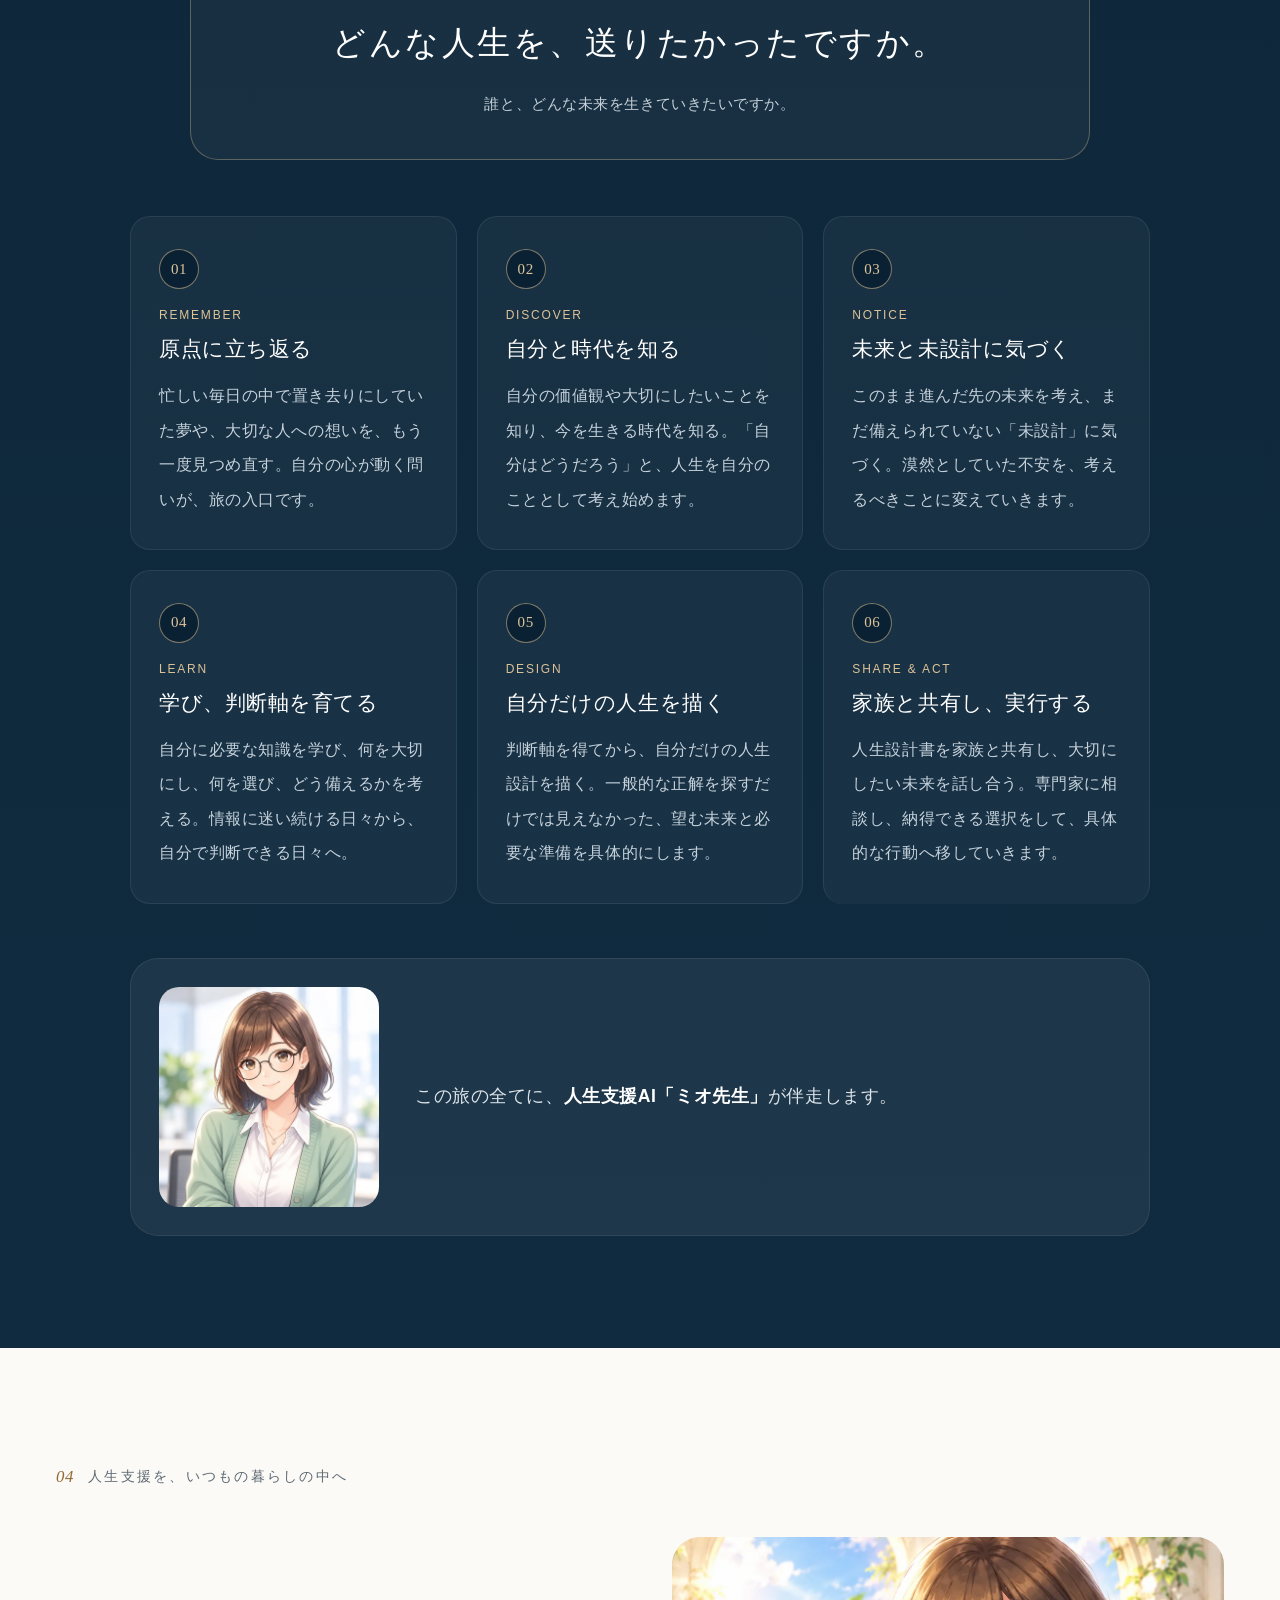
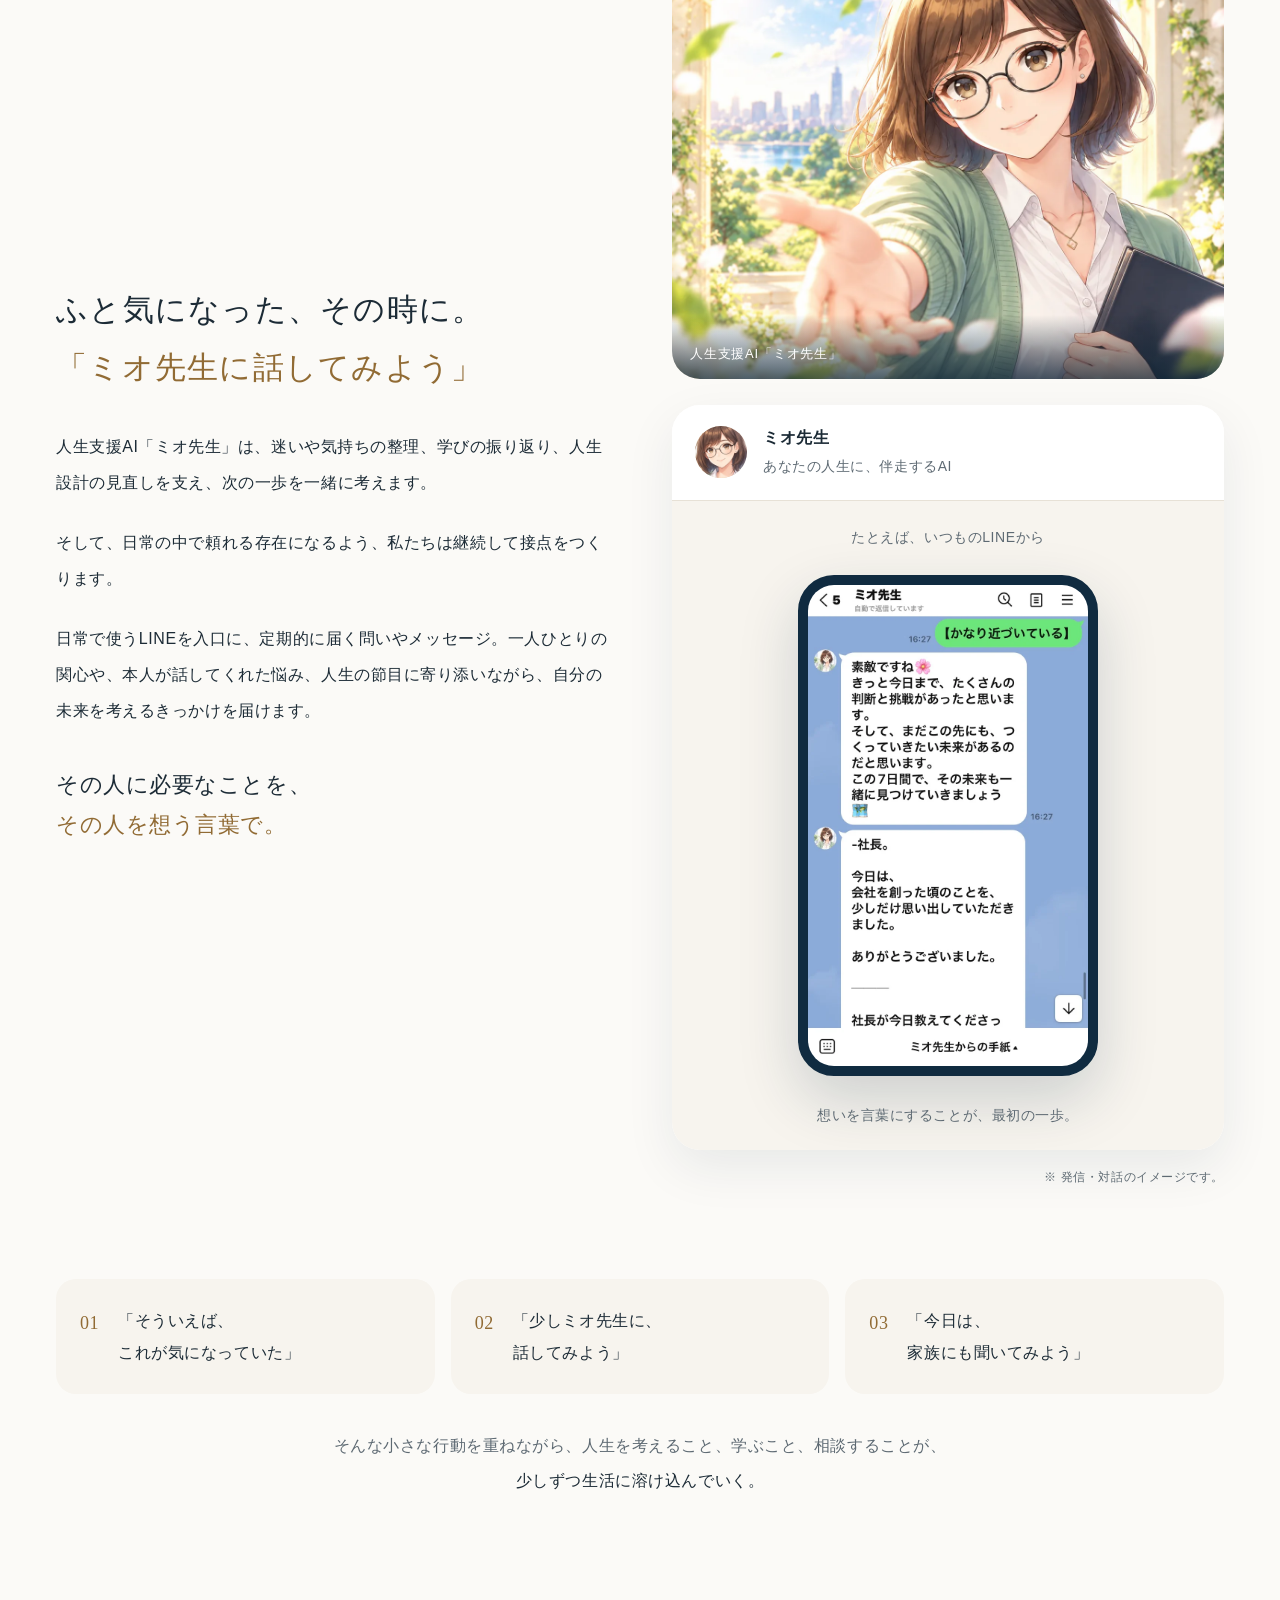
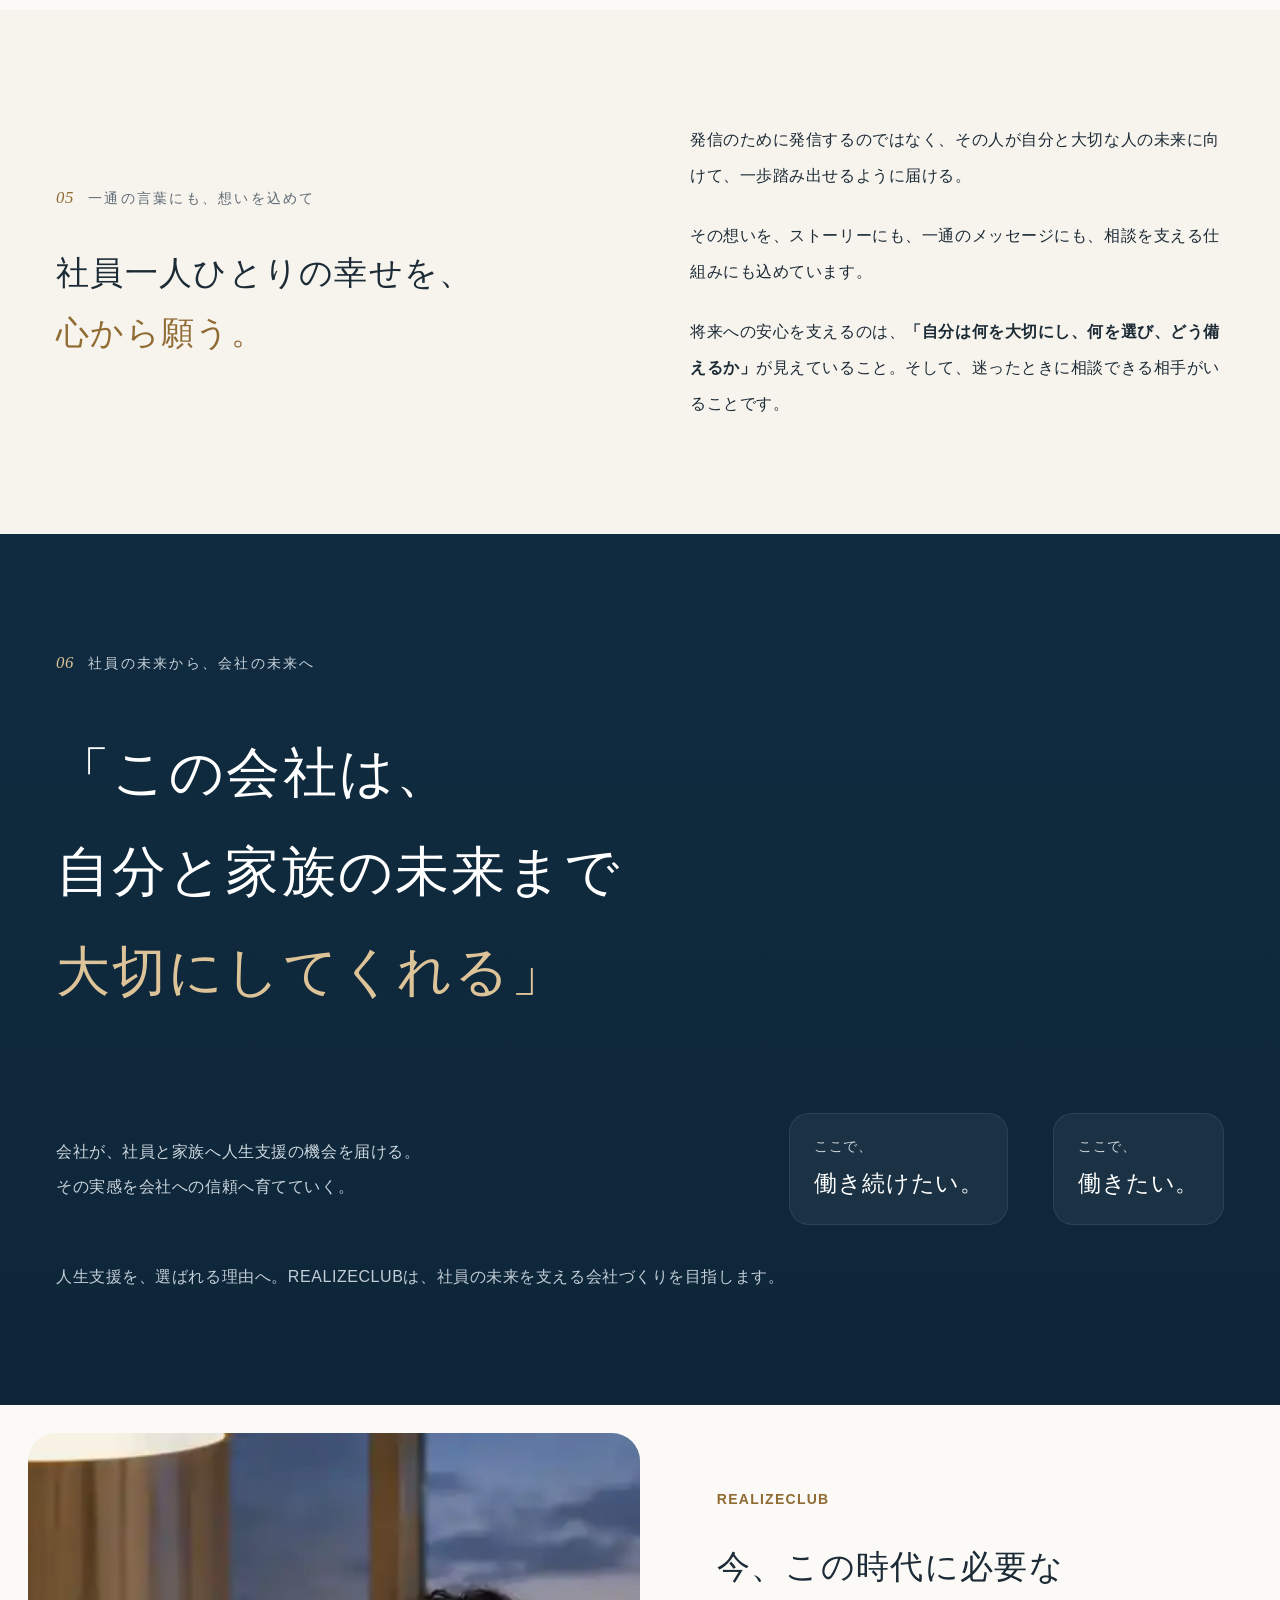
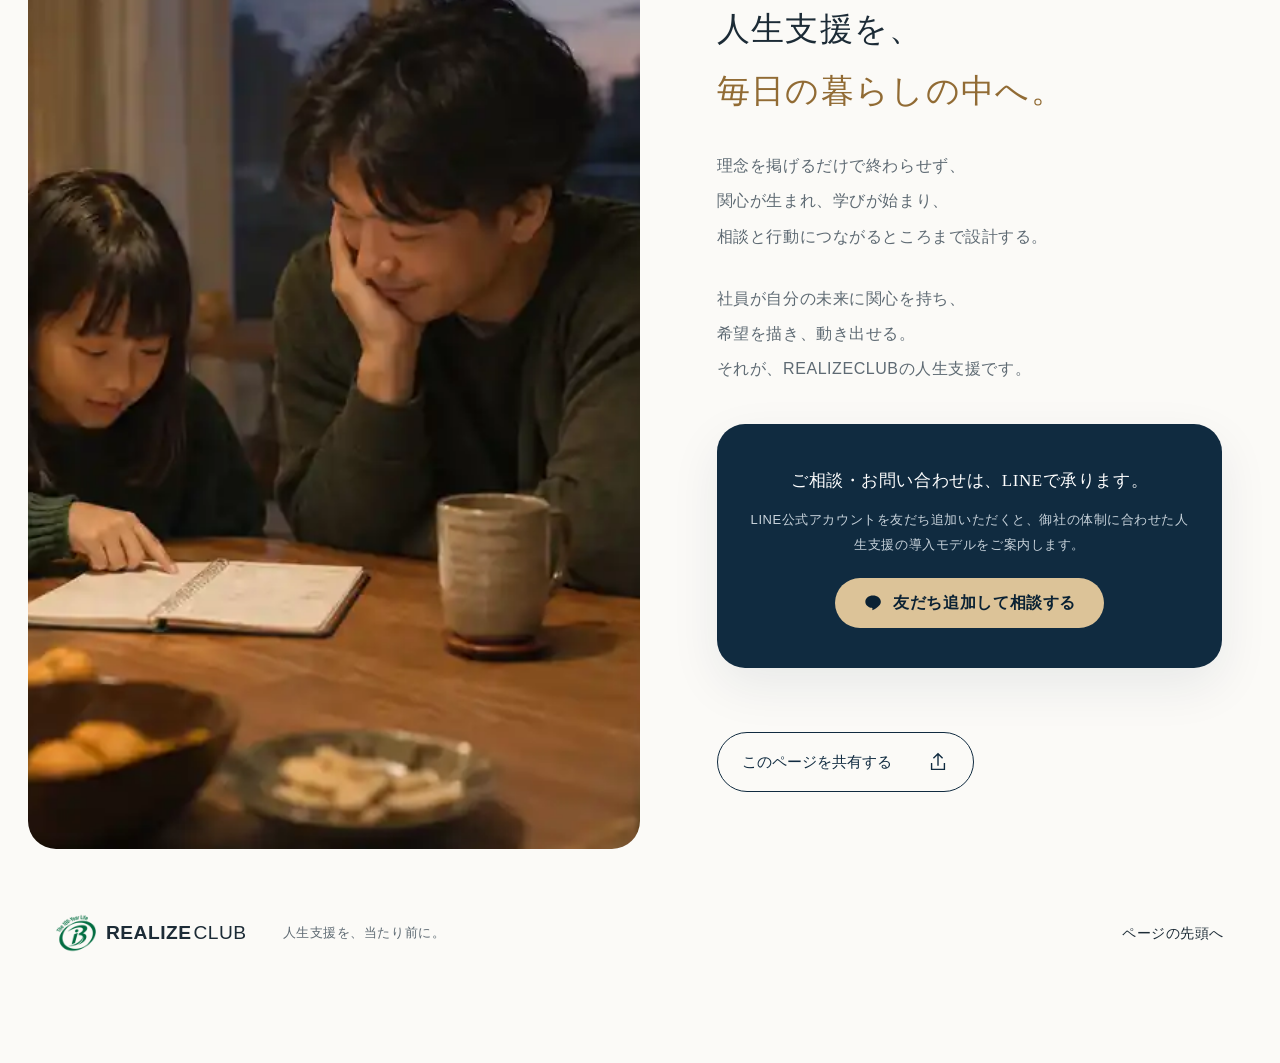
<file: before/index.html>
<!DOCTYPE html>

<html lang="ja">
<head>
<meta charset="utf-8"/>
<meta name="robots" content="noindex,nofollow"/>
<meta content="width=device-width, initial-scale=1" name="viewport"/>
<meta content="#102b40" name="theme-color"/>
<title>REALIZECLUB｜社員が、自分の未来に希望を描ける会社へ</title>
<meta content="人生100年時代を幸せに生きるための判断軸を。REALIZECLUBは、LIFE JOURNEYと人生支援AIミオ先生を通じて、学び・人生設計・相談・実行を日常につなぐ仕組みです。" name="description"/>
<meta content="website" property="og:type"/>
<meta content="ja_JP" property="og:locale"/>
<meta content="社員が、自分の未来に希望を描ける会社へ。｜REALIZECLUB" property="og:title"/>
<meta content="自分の人生に興味を持つ旅、LIFE JOURNEY。人生教育とAIミオ先生で、日常に溶け込む人生支援を。" property="og:description"/>
<link href="data:image/svg+xml,%3Csvg xmlns='http://www.w3.org/2000/svg' viewBox='0 0 64 64'%3E%3Crect width='64' height='64' rx='14' fill='%23102b40'/%3E%3Cpath d='M20 47V17h13c15 0 15 20 0 20H20m12 0 13 10' fill='none' stroke='%23dcc398' stroke-width='5' stroke-linejoin='round'/%3E%3C/svg%3E" rel="icon" type="image/svg+xml"/>
<link href="styles.css?v=21" rel="stylesheet"/>
<link href="theme.css?v=2" rel="stylesheet"/>
<script defer="" src="script.js"></script>
</head>
<body>
<a class="skip-link" href="#main">本文へ進む</a>
<header class="site-header">
<a aria-label="REALIZECLUB ページの先頭へ" class="wordmark" href="#top"><img alt="" class="brand-mark" height="40" src="../assets/bmark-96.png" srcset="../assets/bmark-96.png 1x, ../assets/bmark-192.png 2x" width="40"/>REALIZE<span>CLUB</span></a>
<nav aria-label="ページ内ナビゲーション">
<a class="nav-wide" href="#purpose">私たちの想い</a>
<a href="#journey">LIFE JOURNEY</a>
<a class="nav-wide" href="#mio">ミオ先生</a>
<button aria-label="このページのURLをコピーして共有" class="share-icon" data-share="" title="このページを共有" type="button">
<svg aria-hidden="true" fill="none" stroke="currentColor" stroke-width="1.5" viewbox="0 0 24 24"><path d="M12 16V3m-5 5 5-5 5 5M5 13v7h14v-7"></path></svg>
</button>
</nav>
</header>
<main id="main">
<section aria-labelledby="hero-title" class="hero" id="top">
<div class="hero-image"><img alt="海辺の道を、子どもと手をつないで歩く家族" fetchpriority="high" height="1024" src="../assets/family.webp" width="1536"/></div>
<div class="hero-shade"></div>
<div class="hero-content page-width">
<p class="eyebrow hero-eyebrow">社員の人生に、判断軸を。</p>
<h1 data-fit="" id="hero-title" style="--fit:8.691vw;--fit-cap:44.8px"><span class="ln"><w-b>社員が、</w-b></span><br/><span class="ln"><w-b>自分の</w-b><w-b>未来に</w-b></span><br/><span class="ln"><em><w-b>希望を</w-b><w-b>描ける</w-b></em></span><br class="hero-mobile-break"/><span class="ln"><w-b>会社へ。</w-b></span></h1>
<p class="hero-copy" data-fit="" style="--fit:3.531vw;--fit-cap:16px"><span class="ln"><w-b>人生100年時代の</w-b><w-b>安心を、</w-b></span><br/><span class="ln"><w-b>学びと、</w-b><w-b>相談と、</w-b><w-b>行動から。</w-b></span><br/><span class="ln"><w-b>一人ひとりの人生に</w-b><w-b>寄り添う、</w-b></span><br class="sp"/><span class="ln"><w-b>REALIZECLUB。</w-b></span></p>
<div class="hero-actions"><a class="button button-gold" href="#journey">LIFE JOURNEYを知る</a>
<a class="button button-white" href="https://lin.ee/8jf4Da7"><svg aria-hidden="true" class="line-ico" fill="currentColor" viewbox="0 0 24 24"><path d="M12 3C6.9 3 2.8 6.3 2.8 10.4c0 3.7 3.3 6.8 7.7 7.4.3.06.7.2.8.5.07.25.05.6.02.85l-.13.8c-.04.24-.19.93.82.5 1-.42 5.4-3.2 7.4-5.5 1.35-1.5 2-3 2-4.6C21.4 6.3 17.1 3 12 3z"></path></svg>LINEで相談する</a></div>
<p class="hero-note">人生教育 × LIFE JOURNEY × AIミオ先生</p>
</div>
<p class="photo-caption">大切な人と、選びたい未来へ。</p>
</section>
<section aria-labelledby="purpose-title" class="purpose section-space" id="purpose">
<div class="page-width">
<p class="section-kicker"><span>01</span> 私たちが向き合うこと</p>
<div class="purpose-grid">
<div class="purpose-heading">
<h2 data-fit="" id="purpose-title" style="--fit:6.247vw;--fit-cap:31.68px"><w-b>福利厚生サービスを</w-b><br/><w-b>増やすだけで、</w-b><br/><w-b>社員は、</w-b><w-b>この会社で</w-b><br/><span class="gold-text"><w-b>未来を</w-b><w-b>描けるでしょうか。</w-b></span></h2>
<p class="small-pull" data-fit="" style="--fit:3.621vw;--fit-cap:14px"><w-b>そのサービスは、</w-b><w-b>社員の</w-b><br/><w-b>「将来への不安」に</w-b><w-b>届いていますか。</w-b></p>
</div>
<div class="body-copy">
<p data-fit="" style="--fit:4.139vw;--fit-cap:16px"><w-b>離職を</w-b><w-b>減らしたい。</w-b><w-b>採用力を</w-b><w-b>高めたい。</w-b><br/><w-b>そのために、</w-b><w-b>福利厚生を</w-b><w-b>充実させる。</w-b></p>
<p data-fit="" style="--fit:4.138vw;--fit-cap:16px"><w-b>では、</w-b><w-b>そのサービスは、</w-b><w-b>社員一人ひとりの</w-b><br class="sp"/><w-b>「将来への不安」に、</w-b><w-b>どこまで</w-b><br class="sp"/><w-b>応えられているでしょうか。</w-b></p>
<p data-fit="" style="--fit:4.139vw;--fit-cap:16px"><w-b>これからのお金、</w-b><w-b>住まい、</w-b><w-b>健康、</w-b><w-b>家族、</w-b><br class="sp"/><w-b>そして老後。</w-b><w-b>情報は</w-b><w-b>溢れているのに、</w-b><w-b>何が</w-b><br class="sp"/><w-b>正しく、</w-b><w-b>自分には</w-b><w-b>何が</w-b><br class="sp"/><w-b>必要なのか分からない。</w-b><br class="sp"/><w-b>調べても決められず、</w-b><br class="sp"/>気になりながら先送りしてしまう。</p>
<p data-fit="" style="--fit:4.139vw;--fit-cap:16px"><w-b>必要なのは、</w-b><w-b>人生100年時代を</w-b><br class="sp"/><w-b>幸せに生きるための</w-b><w-b><strong>「判断軸」</strong>です。</w-b></p>
</div>
</div>
<div class="axis-statement">
<p class="eyebrow">REALIZECLUBが届けるもの</p>
<p class="serif" data-fit="" style="--fit:4.798vw;--fit-cap:28px"><w-b>学びが、</w-b><span><w-b>自分で</w-b><w-b>選ぶ力</w-b></span><w-b>になる。</w-b><br/><w-b>その力が、</w-b><span><w-b>未来への一歩</w-b></span><w-b>になる。</w-b></p>
<p class="axis-description" data-fit="" style="--fit:3.88vw;--fit-cap:15px"><w-b>判断軸を</w-b><w-b>育てる人生教育を</w-b><w-b>届け、</w-b><br class="mobile-only"/><w-b>人生設計と</w-b><w-b>実行まで</w-b><w-b>支える仕組みです。</w-b></p>
</div>
</div>
</section>
<section aria-labelledby="used-title" class="used-section section-space">
<div class="page-width used-grid">
<div>
<p class="section-kicker"><span>02</span> 使われるところまで、設計する</p>
<h2 data-fit="" id="used-title" style="--fit:7.488vw;--fit-cap:35.36px"><w-b>どれほど立派でも、</w-b><br/><span class="underline-gold"><w-b>使われなければ、</w-b></span><br/><w-b>人生は</w-b><w-b>支えられない。</w-b></h2>
</div>
<div class="body-copy">
<p data-fit="" style="--fit:3.956vw;--fit-cap:16px">「学べます」「相談できます」と<br class="sp"/><w-b>用意しただけで、</w-b><w-b>自然に</w-b><w-b>使ってもらえるとは</w-b><br class="sp"/><w-b>限りません。</w-b></p>
<p data-fit="" style="--fit:4.139vw;--fit-cap:16px"><w-b>どれほど立派な理念や</w-b><w-b>充実した機能を</w-b><br class="sp"/><w-b>並べても、</w-b><w-b>使われなければ、</w-b><w-b>社員の</w-b><w-b>人生を</w-b><br class="sp"/><w-b>支えることはできない。</w-b></p>
<p data-fit="" style="--fit:3.925vw;--fit-cap:16px"><w-b>だから私たちは、</w-b><w-b>一人ひとりが自分の</w-b><w-b>人生に</w-b><br class="sp"/><w-b>関心を</w-b><w-b>持ち、</w-b><strong><w-b>自分から</w-b><w-b>学び、</w-b><br class="sp"/><w-b>相談したくなるまでの</w-b><w-b>体験</w-b></strong><br class="sp"/><w-b>を大切にしています。</w-b></p>
<a class="text-link" href="#journey">そのために生まれた、LIFE JOURNEY</a>
</div>
</div>
</section>
<section aria-labelledby="journey-title" class="journey-section section-space" id="journey">
<div class="page-width">
<div class="journey-header">
<p class="section-kicker light-kicker"><span>03</span> 自分の人生に興味を持つ旅</p>
<p aria-hidden="true" class="journey-brand" data-fit="" style="--fit:9.105vw;--fit-cap:46.8px">LIFE <i>JOURNEY</i></p>
<h2 data-fit="" id="journey-title" style="--fit:6.237vw;--fit-cap:28px"><w-b>その旅は、</w-b><br class="mobile-only"/><w-b>あなたの原点から</w-b><w-b>始まる。</w-b></h2>
<p class="journey-intro" data-fit="" style="--fit:4.132vw;--fit-cap:16px"><w-b>知識を</w-b><w-b>学ぶ前に、</w-b><w-b>まず、</w-b><w-b>自分の</w-b><w-b>人生に</w-b><w-b>心が</w-b><br class="sp"/><w-b>動くこと。</w-b><br/><w-b>気づきと共感が</w-b><w-b>次の</w-b><w-b>一歩に</w-b><w-b>つながるよう、</w-b><br class="mobile-only"/><w-b>ストーリーを</w-b><w-b>設計しています。</w-b></p>
</div>
<div class="origin-question">
<p data-fit="" style="--fit:6.625vw;--fit-cap:26.4px"><w-b>どんな人生を、</w-b><br class="mobile-only"/><w-b>送りたかったですか。</w-b></p>
<span class="question-sub" data-fit="" style="--fit:3.363vw;--fit-cap:13px">誰と、どんな未来を生きていきたいですか。</span>
</div>
<div class="journey-list">
<article class="journey-step">
<div class="step-marker"><span>01</span></div>
<div class="step-heading"><span class="step-en">REMEMBER</span><h3><w-b>原点に</w-b><w-b>立ち返る</w-b></h3></div>
<p data-fit="" style="--fit:4.139vw;--fit-cap:16px"><w-b>忙しい毎日の</w-b><w-b>中で</w-b><br class="sp"/><w-b>置き去りにしていた夢や、</w-b><br class="sp"/><w-b>大切な人への想いを、</w-b><br class="sp"/><w-b>もう一度見つめ直す。</w-b><w-b>自分の</w-b><w-b>心が</w-b><br class="sp"/><w-b>動く問いが、</w-b><w-b>旅の</w-b><w-b>入口です。</w-b></p>
</article>
<article class="journey-step">
<div class="step-marker"><span>02</span></div>
<div class="step-heading"><span class="step-en">DISCOVER</span><h3><w-b>自分と</w-b><w-b>時代を</w-b><w-b>知る</w-b></h3></div>
<p data-fit="" style="--fit:3.901vw;--fit-cap:16px"><w-b>自分の</w-b><w-b>価値観や</w-b><w-b>大切にしたいことを</w-b><br class="sp"/><w-b>知り、</w-b><w-b>今を</w-b><w-b>生きる時代を</w-b><w-b>知る。</w-b><br class="sp"/><w-b>「自分は</w-b><w-b>どうだろう」と、</w-b><w-b>人生を</w-b><br class="sp"/><w-b>自分の</w-b><w-b>こととして</w-b><w-b>考え始めます。</w-b></p>
</article>
<article class="journey-step">
<div class="step-marker"><span>03</span></div>
<div class="step-heading"><span class="step-en">NOTICE</span><h3><w-b>未来と</w-b><w-b>未設計に</w-b><w-b>気づく</w-b></h3></div>
<p data-fit="" style="--fit:3.91vw;--fit-cap:16px"><w-b>このまま進んだ先の</w-b><w-b>未来を</w-b><w-b>考え、</w-b><br class="sp"/>まだ備えられていない「未設計」に<br class="sp"/><w-b>気づく。</w-b><w-b>漠然としていた不安を、</w-b><br class="sp"/><w-b>考えるべきことに</w-b><w-b>変えていきます。</w-b></p>
</article>
<article class="journey-step">
<div class="step-marker"><span>04</span></div>
<div class="step-heading"><span class="step-en">LEARN</span><h3><w-b>学び、</w-b><w-b>判断軸を</w-b><w-b>育てる</w-b></h3></div>
<p data-fit="" style="--fit:3.674vw;--fit-cap:16px"><w-b>自分に</w-b><w-b>必要な知識を</w-b><w-b>学び、</w-b><w-b>何を</w-b><br class="sp"/><w-b>大切にし、</w-b><w-b>何を</w-b><w-b>選び、</w-b><w-b>どう備えるかを</w-b><br class="sp"/><w-b>考える。</w-b><w-b>情報に</w-b><w-b>迷い続ける日々から、</w-b><br class="sp"/><w-b>自分で</w-b><w-b>判断できる日々へ。</w-b></p>
</article>
<article class="journey-step">
<div class="step-marker"><span>05</span></div>
<div class="step-heading"><span class="step-en">DESIGN</span><h3><w-b>自分だけの人生を</w-b><w-b>描く</w-b></h3></div>
<p data-fit="" style="--fit:4.139vw;--fit-cap:16px"><w-b>判断軸を</w-b><w-b>得てから、</w-b><br class="sp"/><w-b>自分だけの人生設計を</w-b><w-b>描く。</w-b><br class="sp"/><w-b>一般的な正解を</w-b><w-b>探すだけでは</w-b><br class="sp"/><w-b>見えなかった、</w-b><w-b>望む未来と</w-b><br class="sp"/><w-b>必要な準備を</w-b><w-b>具体的にします。</w-b></p>
</article>
<article class="journey-step">
<div class="step-marker"><span>06</span></div>
<div class="step-heading"><span class="step-en">SHARE &amp; ACT</span><h3 data-fit="" style="--fit:5.091vw;--fit-cap:19.68px"><w-b>家族と</w-b><w-b>共有し、</w-b><w-b>実行する</w-b></h3></div>
<p data-fit="" style="--fit:4.139vw;--fit-cap:16px"><w-b>人生設計書を</w-b><w-b>家族と</w-b><w-b>共有し、</w-b><br class="sp"/><w-b>大切にしたい未来を</w-b><w-b>話し合う。</w-b><br class="sp"/><w-b>専門家に</w-b><w-b>相談し、</w-b><br class="sp"/><w-b>納得できる選択をして、</w-b><br class="sp"/><w-b>具体的な行動へ</w-b><w-b>移していきます。</w-b></p>
</article>
</div>
<div class="journey-companion"><span aria-hidden="true" class="companion-photo"><img alt="" height="900" loading="lazy" src="../assets/mio-office.webp" width="900"/></span><p data-fit="" style="--fit:4.139vw;--fit-cap:16px"><w-b>この旅の</w-b><w-b>全てに、</w-b><strong><w-b>人生支援AI「ミオ先生」</w-b></strong><w-b>が伴走します。</w-b></p></div>
</div>
</section>
<section aria-labelledby="mio-title" class="mio-section section-space" id="mio">
<div class="page-width">
<p class="section-kicker"><span>04</span> 人生支援を、いつもの暮らしの中へ</p>
<div class="mio-grid">
<div class="mio-story">
<h2 data-fit="" id="mio-title" style="--fit:5.762vw;--fit-cap:28.08px"><w-b>ふと気になった、</w-b><w-b>その時に。</w-b><br/><span class="gold-text"><w-b>「ミオ先生に</w-b><w-b>話してみよう」</w-b></span></h2>
<div class="body-copy">
<p data-fit="" style="--fit:3.922vw;--fit-cap:16px"><w-b>人生支援AI「ミオ先生」は、</w-b><br class="sp"/><w-b>迷いや気持ちの整理、</w-b><w-b>学びの振り返り、</w-b><br class="sp"/><w-b>人生設計の</w-b><w-b>見直しを支え、</w-b><w-b>次の</w-b><w-b>一歩を</w-b><w-b>一緒に</w-b><br class="sp"/><w-b>考えます。</w-b></p>
<p data-fit="" style="--fit:3.938vw;--fit-cap:16px"><w-b>そして、</w-b><w-b>日常の</w-b><w-b>中で</w-b><w-b>頼れる存在になるよう、</w-b><br class="sp"/><w-b>私たちは</w-b><w-b>継続して接点を</w-b><w-b>つくります。</w-b></p>
<p data-fit="" style="--fit:4.139vw;--fit-cap:16px"><w-b>日常で</w-b><w-b>使うLINEを</w-b><w-b>入口に、</w-b><w-b>定期的に</w-b><br class="sp"/><w-b>届く問いやメッセージ。</w-b><br class="sp"/><w-b>一人ひとりの関心や、</w-b><w-b>本人が</w-b><br class="sp"/><w-b>話してくれた悩み、</w-b><w-b>人生の</w-b><w-b>節目に</w-b><br class="sp"/><w-b>寄り添いながら、</w-b><w-b>自分の</w-b><w-b>未来を</w-b><br class="sp"/><w-b>考えるきっかけを</w-b><w-b>届けます。</w-b></p>
</div>
<div class="mio-principle"><p data-fit="" style="--fit:5.173vw;--fit-cap:20px"><w-b>その人に</w-b><w-b>必要なことを、</w-b><br/><strong><w-b>その人を</w-b><w-b>想う言葉で。</w-b></strong></p></div>
</div>
<div class="conversation-wrap">
<figure class="mio-portrait">
<img alt="人生支援AI「ミオ先生」" height="960" loading="lazy" src="../assets/mio-welcome.webp" width="1200"/>
<figcaption><w-b>人生支援AI「ミオ先生」</w-b></figcaption>
</figure>
<div class="conversation">
<div class="conversation-header"><span aria-hidden="true" class="mio-monogram"><img alt="" height="240" loading="lazy" src="../assets/mio-avatar.webp" width="240"/></span><div><strong><w-b>ミオ先生</w-b></strong><span>あなたの人生に、伴走するAI</span></div></div>
<div class="conversation-body">
<p class="conversation-label"><w-b>たとえば、</w-b><w-b>いつものLINEから</w-b></p>
<figure class="line-shot"><img alt="ミオ先生とのLINEのやりとり（実際の画面）" height="1290" loading="lazy" src="../assets/line-mio.webp" width="750"/></figure>


<div class="conversation-reflection">想いを言葉にすることが、最初の一歩。</div>
</div>
</div>
<p class="example-note"><w-b>※ 発信・対話の</w-b><w-b>イメージです。</w-b></p>
</div>
</div>
<div class="everyday-row">
<div><span>01</span><p data-fit="" style="--fit:4.139vw;--fit-cap:16px"><w-b>「そういえば、</w-b><br/><w-b><strong>これが気になっていた</strong>」</w-b></p></div>
<div><span>02</span><p data-fit="" style="--fit:4.139vw;--fit-cap:16px"><w-b>「少しミオ先生に、</w-b><br/><w-b><strong>話してみよう</strong>」</w-b></p></div>
<div><span>03</span><p data-fit="" style="--fit:4.139vw;--fit-cap:16px"><w-b>「今日は、</w-b><br/><w-b><strong>家族にも聞いてみよう</strong>」</w-b></p></div>
</div>
<p class="everyday-summary" data-fit="" style="--fit:4.139vw;--fit-cap:16px"><w-b>そんな小さな行動を</w-b><w-b>重ねながら、</w-b><w-b>人生を</w-b><br class="sp"/><w-b>考えること、</w-b><w-b>学ぶこと、</w-b><w-b>相談することが、</w-b><br class="desktop-only"/><strong><w-b>少しずつ生活に</w-b><w-b>溶け込んでいく。</w-b></strong></p>
</div>
</section>
<section aria-labelledby="belief-title" class="belief-section section-space">
<div class="page-width belief-grid">
<div><p class="section-kicker"><span>05</span> 一通の言葉にも、想いを込めて</p><h2 data-fit="" id="belief-title" style="--fit:6.237vw;--fit-cap:31.2px"><w-b>社員一人ひとりの</w-b><w-b>幸せを、</w-b><br/><span class="gold-text"><w-b>心から</w-b><w-b>願う。</w-b></span></h2></div>
<div class="body-copy">
<p data-fit="" style="--fit:3.922vw;--fit-cap:16px"><w-b>発信の</w-b><w-b>ために</w-b><w-b>発信するのではなく、</w-b><w-b>その人が</w-b><br class="sp"/><w-b>自分と</w-b><w-b>大切な人の</w-b><w-b>未来に向けて、</w-b><br class="sp"/><w-b>一歩踏み出せるように</w-b><w-b>届ける。</w-b></p>
<p data-fit="" style="--fit:4.139vw;--fit-cap:16px"><w-b>その想いを、</w-b><w-b>ストーリーにも、</w-b><w-b>一通の</w-b><br class="sp"/><w-b>メッセージにも、</w-b><w-b>相談を</w-b><w-b>支える仕組みにも</w-b><br class="sp"/><w-b>込めています。</w-b></p>
<p data-fit="" style="--fit:4.138vw;--fit-cap:16px"><w-b>将来への安心を</w-b><w-b>支えるのは、</w-b><strong><w-b>「自分は</w-b><w-b>何を</w-b><br class="sp"/><w-b>大切にし、</w-b><w-b>何を</w-b><w-b>選び、</w-b><w-b>どう備えるか」</w-b></strong><br class="sp"/><w-b>が見えていること。</w-b><w-b>そして、</w-b><w-b>迷ったときに</w-b><br class="sp"/>相談できる相手がいることです。</p>
</div>
</div>
</section>
<section aria-labelledby="trust-title" class="trust-section section-space">
<div class="page-width">
<p class="section-kicker light-kicker"><span>06</span> 社員の未来から、会社の未来へ</p>
<h2 data-fit="" id="trust-title" style="--fit:7.634vw;--fit-cap:38.4px"><w-b>「この会社は、</w-b><br/><w-b>自分と</w-b><w-b>家族の</w-b><w-b>未来まで</w-b><br/><span><w-b>大切にしてくれる」</w-b></span></h2>
<div class="trust-bottom">
<p data-fit="" style="--fit:3.443vw;--fit-cap:16px"><w-b>会社が、</w-b><w-b>社員と</w-b><w-b>家族へ</w-b><w-b>人生支援の</w-b><w-b>機会を</w-b><w-b>届ける。</w-b><br/><w-b>その実感を</w-b><w-b>会社への信頼へ</w-b><w-b>育てていく。</w-b></p>
<div class="trust-outcomes"><p data-fit="" style="--fit:3.621vw;--fit-cap:14px"><w-b>ここで、</w-b><strong><w-b>働き続けたい。</w-b></strong></p><p data-fit="" style="--fit:3.621vw;--fit-cap:14px"><w-b>ここで、</w-b><strong><w-b>働きたい。</w-b></strong></p></div>
</div>
<p class="trust-description" data-fit="" style="--fit:4.139vw;--fit-cap:16px"><w-b>人生支援を、</w-b><w-b>選ばれる理由へ。</w-b><br class="mobile-only"/><w-b>REALIZECLUBは、</w-b><w-b>社員の</w-b><w-b>未来を</w-b><br class="sp"/><w-b>支える会社づくりを</w-b><w-b>目指します。</w-b></p>
</div>
</section>
<section aria-labelledby="closing-title" class="closing-section">
<div class="closing-photo"><img alt="大切な家族と一緒に、未来へ歩んでいく" height="1024" loading="lazy" src="../assets/family.webp" width="1536"/></div>
<div class="closing-content">
<p class="eyebrow">REALIZECLUB</p>
<h2 data-fit="" id="closing-title" style="--fit:7.488vw;--fit-cap:35.21px"><w-b>今、</w-b><w-b>この時代に</w-b><w-b>必要な</w-b><br/><w-b>人生支援を、</w-b><br/><span class="gold-text"><w-b>毎日の</w-b><w-b>暮らしの中へ。</w-b></span></h2>
<p data-fit="" style="--fit:3.802vw;--fit-cap:16px"><w-b>理念を</w-b><w-b>掲げるだけで</w-b><w-b>終わらせず、</w-b><br/><w-b>関心が</w-b><w-b>生まれ、</w-b><w-b>学びが始まり、</w-b><br/><w-b>相談と</w-b><w-b>行動に</w-b><w-b>つながるところまで</w-b><w-b>設計する。</w-b></p>
<p data-fit="" style="--fit:4.139vw;--fit-cap:16px"><w-b>社員が</w-b><w-b>自分の</w-b><w-b>未来に</w-b><w-b>関心を</w-b><w-b>持ち、</w-b><br/><w-b>希望を</w-b><w-b>描き、</w-b><w-b>動き出せる。</w-b><br/><w-b>それが、</w-b><w-b>REALIZECLUBの</w-b><w-b>人生支援です。</w-b></p>
<div class="line-card">
<p class="line-card-h" data-fit="" style="--fit:4.307vw;--fit-cap:17px"><w-b>ご相談・お問い合わせは、</w-b><w-b>LINEで</w-b><br class="sp"/><w-b>承ります。</w-b></p>
<p class="line-card-t" data-fit="" style="--fit:3.128vw;--fit-cap:13px"><w-b>LINE公式アカウントを</w-b><w-b>友だち追加いただくと、</w-b><br class="sp"/><w-b>御社の</w-b><w-b>体制に</w-b><w-b>合わせた人生支援の</w-b><w-b>導入モデルを</w-b><br class="sp"/><w-b>ご案内します。</w-b></p>
<div class="line-add"><a class="cta-gold line-card-btn" href="https://lin.ee/8jf4Da7"><svg aria-hidden="true" class="line-ico" fill="currentColor" viewbox="0 0 24 24"><path d="M12 3C6.9 3 2.8 6.3 2.8 10.4c0 3.7 3.3 6.8 7.7 7.4.3.06.7.2.8.5.07.25.05.6.02.85l-.13.8c-.04.24-.19.93.82.5 1-.42 5.4-3.2 7.4-5.5 1.35-1.5 2-3 2-4.6C21.4 6.3 17.1 3 12 3z"></path></svg>友だち追加して相談する</a></div>
</div>
<button class="button button-navy" data-share="" type="button">このページを共有する <svg aria-hidden="true" fill="none" stroke="currentColor" stroke-width="1.5" viewbox="0 0 24 24"><path d="M12 16V3m-5 5 5-5 5 5M5 13v7h14v-7"></path></svg></button>
</div>
</section>
</main>
<footer class="site-footer page-width">
<a class="wordmark" href="#top"><img alt="" class="brand-mark" height="40" src="../assets/bmark-96.png" srcset="../assets/bmark-96.png 1x, ../assets/bmark-192.png 2x" width="40"/>REALIZE<span>CLUB</span></a>
<p><w-b>人生支援を、</w-b><w-b>当たり前に。</w-b></p>
<a class="back-top" href="#top">ページの先頭へ</a>
</footer>
<div aria-live="polite" class="toast" hidden="" id="share-status" role="status"></div>
<dialog aria-labelledby="share-title" class="share-dialog" id="share-fallback">
<button aria-label="閉じる" class="dialog-close" type="button">×</button>
<h2 id="share-title"><w-b>ページの</w-b><w-b>URL</w-b></h2>
<p><w-b>このURLを</w-b><w-b>コピーして共有できます。</w-b></p>
<input aria-label="共有するURL" id="share-url" readonly="" type="url"/>
<button class="button button-navy dialog-done" type="button">閉じる</button>
</dialog>
<div class="cta-bar" id="cta-bar">
<p>
<span class="bar-long">社員が自分の未来に希望を描ける会社へ。LINEでご相談いただけます。</span>
<span class="bar-short">LINEでご相談いただけます。</span>
</p>
<a class="cta-gold" href="https://lin.ee/8jf4Da7"><svg aria-hidden="true" class="line-ico" fill="currentColor" viewbox="0 0 24 24"><path d="M12 3C6.9 3 2.8 6.3 2.8 10.4c0 3.7 3.3 6.8 7.7 7.4.3.06.7.2.8.5.07.25.05.6.02.85l-.13.8c-.04.24-.19.93.82.5 1-.42 5.4-3.2 7.4-5.5 1.35-1.5 2-3 2-4.6C21.4 6.3 17.1 3 12 3z"></path></svg>友だち追加</a>
</div>
</body>
</html>
</file>
<file: styles.css>
/* =====================================================================
   REALIZECLUB — LIFE JOURNEY
   styles.css（2026年9月18日 全面刷新・1ファイルに整理）

   コンセプト：人生を、一冊の本のように読み進める。
   主役は「写真・言葉・余白・タイポグラフィ」。装飾は足さない。
   - 角丸は 0〜2px（LINE画面の枠だけ 12px）
   - 影・グラデーション・すりガラスは使わない
   - カードに入れない。区切りは余白と細い線だけ
   - ゴールドは強調の文字だけ（全体の1割以下）

   改行について
   - 本文・見出しの改行は HTML の <br> で決めている（1行は本文18字・見出し12字以内）
   - Webフォント（Noto）を読み込むので、どの端末でも文字幅がそろい、
     320px でも決めた改行どおりに組まれる。文章を変えたら行の字数を守ること
   ===================================================================== */

/* ---------------------------------------------------------------------
   Base
   --------------------------------------------------------------------- */
:root{
  --ink:#202522;
  --deep-green:#16382e;
  --deep-navy:#132c3b;
  --ivory:#f6f2e9;
  --paper:#fbfaf6;
  --gold:#a88955;
  --gold-light:#cdb68a;
  --muted:#777b76;
  --text:#3d433f;
  --line:#ddd8cc;
  --white:#ffffff;
  --line-green:#06c755;

  --serif:'Noto Serif JP','Hiragino Mincho ProN','Yu Mincho',serif;
  --sans:'Noto Sans JP','Hiragino Kaku Gothic ProN','Yu Gothic',Meiryo,sans-serif;
  --latin:'Cormorant Garamond','Noto Serif JP',serif;

  --wrap:1180px;
  --gutter:56px;
  --header-h:76px;
  --bar-h:56px;
}
*,*::before,*::after{box-sizing:border-box}
html{scroll-behavior:smooth;scroll-padding-top:var(--header-h);-webkit-text-size-adjust:100%}
body{margin:0;background:var(--paper);color:var(--text);font-family:var(--sans);font-weight:400;
  font-size:16px;line-height:2.1;letter-spacing:.02em;line-break:strict;overflow-wrap:anywhere}
img{display:block;max-width:100%;height:auto}
figure{margin:0}
h1,h2,h3,p,ol{margin:0;padding:0}
a{color:inherit;text-decoration:none}
em{font-style:normal}
strong{font-weight:500;color:var(--ink)}
[hidden]{display:none!important}
.skip-link{position:absolute;left:-9999px}
.skip-link:focus{left:16px;top:12px;z-index:100;background:var(--white);padding:8px 12px}

/* ---------------------------------------------------------------------
   Typography
   --------------------------------------------------------------------- */
h1,h2,h3{font-family:var(--serif);font-weight:400;color:var(--ink);letter-spacing:.04em}
h2{font-size:clamp(34px,3.3vw,52px);line-height:1.6}
h2 em{color:var(--gold)}
.prose{max-width:620px}
.prose p+p{margin-top:2em}

/* 章の目印（小さく。番号を主役にしない） */
.chapter{display:flex;align-items:baseline;gap:14px;margin-bottom:64px;
  font-family:var(--latin);font-style:italic;font-size:20px;letter-spacing:.06em;color:var(--muted);line-height:1}
.chapter span{font-family:var(--sans);font-style:normal;font-size:12px;letter-spacing:.2em;color:var(--gold)}
.chapter--light{color:rgba(255,255,255,.62)}
.chapter--light span{color:var(--gold-light)}

/* ---------------------------------------------------------------------
   Layout
   --------------------------------------------------------------------- */
.wrap{width:100%;max-width:calc(var(--wrap) + var(--gutter)*2);margin-inline:auto;padding-inline:var(--gutter)}

/* ボタン（指示書 15） */
.btn{display:inline-flex;align-items:center;gap:14px;padding:16px 24px;border:1px solid currentColor;border-radius:2px;
  background:transparent;font-size:15px;line-height:1.5;letter-spacing:.06em;transition:background .25s,color .25s}
.btn .arw{transition:transform .25s}
.btn:hover .arw{transform:translateX(3px)}
.btn-primary{background:var(--deep-green);border-color:var(--deep-green);color:var(--white)}
.btn-primary:hover{background:#1e4a3d}
.btn-light{background:var(--paper);border-color:var(--paper);color:var(--deep-green)}
.btn-light:hover{background:var(--white)}
.btn-small{padding:10px 18px;font-size:14px;gap:10px}
.line-ico{width:20px;height:20px;flex:none;color:var(--line-green)}
/* ヒーローのLINE：主ボタンと同じ大きさの枠線ボタン。白地で「LINE」とわかるアイコン付き */
.btn-line{background:var(--white);border-color:var(--ink);color:var(--ink)}
.btn-line:hover{background:var(--ink);color:var(--white)}
.btn-line:hover .line-ico{color:var(--line-green)}
.text-link{display:inline-flex;align-items:center;gap:12px;white-space:nowrap;padding-bottom:4px;border-bottom:1px solid var(--line);color:var(--ink);font-size:15px}
.text-link:hover{border-color:var(--ink)}
.text-link-wrap{margin-top:2.4em!important}

/* 静かな表示（スクロールで少しだけ浮かぶ） */
.js .reveal{opacity:0;transform:translateY(12px);transition:opacity .8s ease,transform .8s ease}
.js .reveal.is-in{opacity:1;transform:none}

/* 写真の仮置き（写真素材の承認待ち） */
.photo-slot{display:flex;align-items:center;justify-content:center;width:100%;height:100%;min-height:200px;
  background:var(--ivory);color:var(--muted);font-size:13px;letter-spacing:.08em;text-align:center;padding:16px}

/* ---------------------------------------------------------------------
   Header
   --------------------------------------------------------------------- */
.site-header{position:sticky;top:0;z-index:40;display:flex;align-items:center;justify-content:space-between;
  height:var(--header-h);padding-inline:max(var(--gutter),calc((100vw - var(--wrap))/2));
  background:var(--paper);border-bottom:1px solid transparent;transition:border-color .3s}
.site-header.is-scrolled{border-bottom-color:var(--line)}
.brand{display:inline-flex;align-items:center;gap:10px;color:var(--ink)}
.brand-mark{width:36px;height:36px}
.brand-name{font-family:var(--sans);font-weight:500;font-size:19px;letter-spacing:.06em;line-height:1}
.brand-name span{font-weight:300}
.site-nav{display:flex;align-items:center;gap:36px;font-size:14px;letter-spacing:.08em;color:var(--ink)}
.site-nav a{padding-block:10px}
.site-nav a:hover{color:var(--gold)}
.nav-contact{padding:7px 16px!important;line-height:1.6;border:1px solid var(--ink);border-radius:2px}
.nav-contact:hover{background:var(--ink);color:var(--paper)!important}

/* ---------------------------------------------------------------------
   Hero
   --------------------------------------------------------------------- */
.hero{display:grid;grid-template-columns:minmax(0,45fr) minmax(0,55fr);min-height:clamp(640px,calc(100vh - var(--header-h)),900px);height:auto;align-items:stretch;overflow:hidden;background:var(--paper)}
.hero-text{align-self:center;min-width:0;padding:80px 40px 96px max(var(--gutter),calc((100vw - var(--wrap))/2))}
.hero-actions .btn{padding:15px 20px;gap:10px;font-size:14px}  /* PCで2つ横に並ぶ幅 */
.hero-eyebrow{font-size:14px;letter-spacing:.18em;color:var(--muted);line-height:1.8}
.hero h1{margin-top:28px;font-size:clamp(48px,4.6vw,66px);line-height:1.45}  /* 1行6字が左の列に収まる上限 */
.hero h1 em{color:var(--gold)}
.hero-lead{margin-top:36px;font-size:16px;line-height:2.1;color:var(--text)}
.hero-actions{display:flex;flex-wrap:wrap;align-items:center;gap:12px;margin-top:48px}
.link-line{display:inline-flex;align-items:center;gap:8px;font-size:14px;letter-spacing:.06em;color:var(--muted);
  border-bottom:1px solid transparent;padding-bottom:2px}
.link-line:hover{color:var(--ink);border-bottom-color:var(--line)}
.hero-photo{position:relative;min-width:0;min-height:clamp(640px,calc(100vh - var(--header-h)),900px);overflow:hidden}
.hero-photo img{position:absolute;inset:0;width:100%;height:100%;object-fit:cover;object-position:62% center}

/* ---------------------------------------------------------------------
   Why
   --------------------------------------------------------------------- */
.why{padding-block:140px;background:var(--paper)}
.why-grid{display:grid;grid-template-columns:5fr 6fr;gap:80px;align-items:start}
.why-grid--second{margin-top:180px}
.why-question h2{font-size:clamp(34px,3.3vw,46px)}  /* 左の列（5/11）に1行10字が収まる上限 */
.why-pull{margin-top:44px;font-size:15px;line-height:2;color:var(--muted)}
.why-body{padding-top:14px}
.why-body .key{color:var(--ink);font-weight:500}
.axis{margin-top:200px;padding-block:40px;text-align:center}
.axis-label{font-size:13px;letter-spacing:.24em;color:var(--muted)}
.axis-statement{margin-top:32px;font-family:var(--serif);font-size:34px;line-height:1.9;color:var(--ink);letter-spacing:.04em}
.axis-statement em{color:var(--gold)}
.axis-desc{margin-top:32px;font-size:15px;line-height:2;color:var(--muted)}

/* ---------------------------------------------------------------------
   Journey — 大きな問い
   --------------------------------------------------------------------- */
.question{padding:200px 24px;background:var(--deep-green);color:var(--white);text-align:center}
.question-main{font-family:var(--serif);font-size:clamp(36px,5.2vw,68px);line-height:1.7;letter-spacing:.06em}
.question-sub{margin-top:40px;font-size:15px;line-height:2;color:rgba(255,255,255,.72)}

/* ---------------------------------------------------------------------
   Journey — 一本の道
   --------------------------------------------------------------------- */
.journey{padding-block:160px 180px;background:var(--paper)}
.journey-head{text-align:center;margin-bottom:140px}
.journey-brand{font-family:var(--latin);font-weight:300;font-size:clamp(52px,10vw,132px);line-height:1;letter-spacing:.02em;color:var(--ink)}
.journey-tag{display:inline-block;margin-top:34px;font-family:var(--serif);line-height:1.7;text-align:center}
.journey-tag span,.journey-tag strong{display:block}
.journey-tag span{font-size:clamp(20px,1.8vw,24px);font-weight:400;letter-spacing:.14em;color:var(--muted)}
.journey-tag strong{margin-top:4px;font-family:inherit;font-size:clamp(28px,2.7vw,38px);font-weight:400;letter-spacing:.12em;color:var(--gold)}
.journey-head h2{margin-top:96px}
.keep-phrase{display:inline-block;white-space:nowrap}
.journey-intro{margin-top:40px;font-size:16px;line-height:2.1;color:var(--text)}

.road{position:relative;list-style:none;max-width:900px;margin-inline:auto;padding-left:72px}
.road::before{content:"";position:absolute;left:12px;top:8px;bottom:0;width:1px;background:var(--line)}
.step{position:relative;max-width:520px;margin-bottom:128px}
.step::before{content:"";position:absolute;left:-65px;top:10px;width:9px;height:9px;border-radius:50%;
  border:1px solid var(--gold);background:var(--paper)}
.step--shift{max-width:calc(520px + 22%);padding-left:22%}  /* 余白でずらす（丸印は線の上に残す） */
.step-no{display:flex;align-items:baseline;gap:14px;font-family:var(--latin);font-style:italic;font-size:22px;line-height:1;color:var(--muted)}
.step-no span{font-family:var(--sans);font-style:normal;font-size:12px;letter-spacing:.2em;color:var(--gold)}
.step h3{margin:18px 0 22px;font-size:clamp(22px,2.2vw,30px);line-height:1.6}
.step p{font-size:16px;line-height:2.1;color:var(--text)}
/* 旅の途中の写真：すべて横長3:2・同じ幅・本文の左端にそろえる */
.road-photo{max-width:620px;aspect-ratio:3/2;margin-bottom:128px;overflow:hidden}
.road-photo img{width:100%;height:100%;object-fit:cover}
.companion{display:flex;align-items:center;gap:40px;margin-top:40px}
.companion-photo{width:180px;height:180px;object-fit:cover;object-position:center 22%;border-radius:2px}
.companion p{font-family:var(--serif);font-size:20px;line-height:1.9;color:var(--ink)}

/* ---------------------------------------------------------------------
   Mio
   --------------------------------------------------------------------- */
.mio{padding-block:160px;background:var(--ivory)}
.mio-intro{display:grid;grid-template-columns:6fr 5fr;gap:96px;align-items:center}
.mio-figure img{width:100%;aspect-ratio:5/4;object-fit:cover;object-position:center 30%}
.mio-figure figcaption{margin-top:16px;font-size:13px;line-height:1.9;color:var(--muted)}
.mio-text .prose{margin-top:48px}
.mio-principle{margin-top:56px;font-family:var(--serif);font-size:24px;line-height:1.9;color:var(--ink)}
.mio-principle em{color:var(--gold)}

.mio-line{display:grid;grid-template-columns:340px 1fr;gap:112px;align-items:center;max-width:1000px;margin:180px auto 0}
.line-shot{text-align:center}
.line-label{margin-bottom:24px;font-size:13px;letter-spacing:.14em;color:var(--muted)}
.line-phone{width:100%;max-width:320px;aspect-ratio:750/1334;margin-inline:auto;padding:0;border:10px solid #0f1b24;border-radius:36px;background:#0f1b24;box-shadow:0 28px 56px rgba(13,29,42,.18);overflow:hidden}
.line-phone img{display:block;width:100%;height:100%;object-fit:contain;border-radius:24px;background:var(--white)}
.line-reflection{margin-top:24px;font-size:14px;line-height:2;color:var(--text)}
.line-note{margin-top:6px;font-size:12px;color:var(--muted)}
.everyday-flow{list-style:none}
.everyday-flow li{padding:30px 0;border-top:1px solid var(--line);font-family:var(--serif);font-size:21px;line-height:1.9;color:var(--ink)}
.everyday-flow li:last-child{border-bottom:1px solid var(--line)}
.everyday-flow span{display:block;margin-bottom:8px;font-family:var(--sans);font-size:12px;letter-spacing:.2em;color:var(--gold);line-height:1}
.everyday-summary{margin-top:44px;font-size:16px;line-height:2.1;color:var(--text)}
.everyday-summary em{color:var(--ink);font-weight:500}

.belief{display:grid;grid-template-columns:5fr 6fr;gap:80px;align-items:start;margin-top:200px}
.belief-label{margin-bottom:28px;font-size:13px;letter-spacing:.16em;color:var(--muted)}

/* ---------------------------------------------------------------------
   Future — 会社への信頼
   --------------------------------------------------------------------- */
.future{padding-block:180px;background:#ebe3d3;color:var(--ink);text-align:center}  /* 温かい砂色（前後の生成りと区別） */
.future .chapter{justify-content:center}
.future-title{font-size:clamp(24px,4.4vw,60px);line-height:1.65;color:var(--ink)}
.future-title em{color:var(--gold)}
.future-note{margin-top:48px;font-size:15px;line-height:2.1;color:var(--muted)}
.future-words{display:flex;justify-content:center;gap:12vw;margin-top:140px}
.future-words p{color:var(--ink);font-family:var(--serif);font-size:clamp(30px,4.4vw,64px);line-height:1.4;letter-spacing:.06em}
.future-words span{display:block;margin-bottom:16px;font-family:var(--sans);font-size:14px;letter-spacing:.2em;color:var(--muted)}
.future-desc{margin-top:140px;font-size:15px;line-height:2.1;color:var(--text)}

/* ---------------------------------------------------------------------
   Closing
   --------------------------------------------------------------------- */
.closing{background:var(--paper)}
.closing-text{padding-block:140px 160px}
.closing-text > *{max-width:620px;margin-inline:auto}
.closing-eyebrow{font-size:13px;letter-spacing:.24em;color:var(--gold)}
.closing-text h2{margin-top:24px}
.closing-text .prose{margin-top:48px}

/* 最後の相談（LINE） */
.contact{padding-block:140px;background:var(--deep-green);color:var(--white);text-align:center}
.contact h2{font-size:clamp(21px,3vw,40px);color:var(--white);line-height:1.7}
.contact p{margin-top:24px;font-size:15px;line-height:2;color:rgba(255,255,255,.78)}
.contact .btn{margin-top:48px}

/* ---------------------------------------------------------------------
   Footer
   --------------------------------------------------------------------- */
.site-footer{padding-block:56px calc(56px + var(--bar-h));background:var(--paper)}
.footer-inner{display:flex;align-items:center;gap:32px}
.footer-inner p{font-size:13px;color:var(--muted)}
.back-top{margin-left:auto;font-size:13px;letter-spacing:.06em;color:var(--muted)}
.back-top:hover{color:var(--ink)}

/* 固定の相談バー：ファーストビューを過ぎてから。最後の相談欄が見えている間は隠す */
.cta-bar{position:fixed;left:0;right:0;bottom:0;z-index:30;display:flex;align-items:center;justify-content:center;gap:24px;
  height:var(--bar-h);padding-inline:20px;background:var(--paper);border-top:1px solid var(--line);
  transform:translateY(100%);transition:transform .4s ease}
.cta-bar.is-visible{transform:none}
.cta-bar p{font-size:13px;letter-spacing:.06em;color:var(--muted)}

/* ---------------------------------------------------------------------
   REALIZE CLUB（法人向け説明LP）への入口 — 各章の最後に静かに置く
   --------------------------------------------------------------------- */
.rc-more-row{margin-top:48px;text-align:center;list-style:none}
.rc-more-row--left{text-align:left}
.rc-more{display:inline-flex;align-items:center;gap:12px;padding-bottom:4px;border-bottom:1px solid currentColor;
  color:var(--ink);font-size:15px;letter-spacing:.06em;line-height:1.6}
.rc-more .arw{transition:transform .25s}
.rc-more:hover .arw{transform:translateX(3px)}
.hero .rc-more-row{margin-top:28px}
.hero .rc-more{color:var(--muted);font-size:14px}
.axis .rc-more-row{margin-top:40px}
.road .rc-more-row{margin:56px 0 0}
.rc-more--small{font-size:13px;color:var(--muted)}

/* ---------------------------------------------------------------------
   Responsive
   --------------------------------------------------------------------- */
@media (max-width:1024px){
  :root{--gutter:32px}
  .hero{grid-template-columns:1fr;min-height:0;height:auto}
  .hero-text{order:1;padding:56px var(--gutter) 96px}
  .hero-photo{order:2;min-height:0;aspect-ratio:4/3}
  .why-grid,.belief,.mio-intro{grid-template-columns:1fr;gap:56px}
  .mio-line{grid-template-columns:1fr;gap:72px;max-width:620px}
  .step--shift{max-width:calc(520px + 12%);padding-left:12%}
}

@media (max-width:640px){
  :root{--gutter:20px;--header-h:60px}
  /* 本文の1行は最大18字。320px幅でも収まるよう、狭い端末だけ僅かに縮める */
  body{font-size:clamp(14px,4.6vw,15px);line-height:2}
  /* 見出しの1行は最大12字。幅に合わせて最大27px */
  h2,.why-question h2{font-size:min(27px,calc((100vw - 40px) / 13.2));line-height:1.7}

  .site-header{padding-inline:var(--gutter)}
  .brand-mark{width:30px;height:30px}
  .brand-name{font-size:16px}
  .nav-wide{display:none}
  .nav-contact{font-size:13px;padding:7px 12px!important}

  .hero{min-height:calc(100svh - var(--header-h));background:var(--paper)}
  .hero h1{margin-top:20px;font-size:clamp(30px,9.6vw,38px)}
  .hero-photo--desktop{display:none}
  .hero-text{order:1;min-height:calc(100svh - var(--header-h));padding:56px var(--gutter) 72px;display:flex;flex-direction:column;justify-content:center;background:linear-gradient(rgba(251,250,246,.74),rgba(251,250,246,.9)),url(assets/family.webp) 62% center/cover no-repeat}
  .hero-eyebrow{font-size:13px}
  .hero-lead{margin-top:28px;font-size:clamp(14px,4.6vw,15px);line-height:2}
  .hero-actions{flex-direction:column;align-items:stretch;gap:12px;margin-top:40px}
  .hero-actions .btn{justify-content:center}

  .chapter{margin-bottom:44px;font-size:18px}
  .why{padding-block:88px}
  .why-grid,.belief,.mio-intro{gap:44px}
  .why-grid--second{margin-top:104px}
  .why-pull{margin-top:32px;font-size:14px}
  .why-body{padding-top:0}
  .axis{margin-top:120px;padding-block:0}
  .axis-statement{margin-top:24px;font-size:min(22px,calc((100vw - 40px) / 17))}
  .axis-desc{margin-top:24px;font-size:14px}

  .question{padding:120px var(--gutter)}
  .question-main{font-size:min(34px,calc((100vw - 40px) / 11.8));letter-spacing:.04em}
  .question-sub{margin-top:28px;font-size:14px}

  .journey{padding-block:88px 104px}
  .journey-head{margin-bottom:88px}
  .journey-tag{margin-top:22px}
  .journey-tag span{font-size:15px;letter-spacing:.1em}
  .journey-tag strong{font-size:20px;letter-spacing:.08em}
  .journey-head h2{margin-top:64px}
  .journey-intro{margin-top:28px;font-size:clamp(14px,4.6vw,15px);line-height:2}
  .road{padding-left:32px}
  .road::before{left:4px}
  .step{margin-bottom:80px}
  .step::before{left:-32px;top:9px}
  .step--shift{max-width:520px;padding-left:0}
  .step-no{font-size:19px}
  .step h3{margin:14px 0 16px;font-size:clamp(20px,6vw,22px)}
  .step p{font-size:clamp(14px,4.6vw,15px);line-height:2}
  .road-photo{margin-bottom:80px}
  .companion{flex-direction:column;align-items:flex-start;gap:24px}
  .companion-photo{width:160px;height:160px}
  .companion p{font-size:18px}

  .mio{padding-block:88px}
  .mio-figure{margin-inline:calc(var(--gutter) * -1)}
  .mio-figure figcaption{padding-inline:var(--gutter)}
  .mio-text .prose{margin-top:36px}
  .mio-principle{margin-top:44px;font-size:clamp(20px,5.8vw,22px)}
  .mio-line{margin-top:104px;gap:64px}
  .line-phone{max-width:260px;border-width:9px;border-radius:32px}
  .line-phone img{border-radius:21px}
  .everyday-flow li{padding:24px 0;font-size:18px}
  .everyday-summary{margin-top:32px;font-size:clamp(14px,4.6vw,15px)}
  .belief{margin-top:120px}

  .future{padding-block:104px}
  .future-title{font-size:clamp(24px,7.6vw,30px)}
  .future-note{margin-top:36px;font-size:14px}
  .future-words{flex-direction:column;gap:56px;margin-top:88px}
  .future-words p{font-size:clamp(30px,9vw,36px)}
  .future-desc{margin-top:88px;font-size:14px}

  .closing-text{padding-block:88px 96px}
  .closing-text .prose{margin-top:36px}

  .contact{padding-block:96px}
  .contact h2{font-size:clamp(21px,6.4vw,24px)}
  .contact p{font-size:14px}
  .contact .btn{margin-top:36px}

  .site-footer{padding-block:40px calc(40px + var(--bar-h))}
  .footer-inner{flex-wrap:wrap;gap:12px 20px}
  .back-top{width:100%;margin-left:0}
  .rc-more-row{margin-top:36px}
  .rc-more{font-size:14px}
}

@media (max-width:420px){
  .cta-bar p{display:none}
}

@media (prefers-reduced-motion:reduce){
  html{scroll-behavior:auto}
  .js .reveal{opacity:1;transform:none;transition:none}
  .btn .arw,.cta-bar{transition:none}
}

.hero-photo--mobile{display:none}
</file>
<file: before/styles.css>
:root{--navy:#102b40;--navy-deep:#0a2133;--ink:#173045;--muted:#5b6974;--gold:#a3793d;--gold-light:#dcc398;--line:#d8e0e5;--pale:#f2f6f8;--white:#fff;--sans:'Noto Sans JP','Hiragino Kaku Gothic ProN','Yu Gothic',Meiryo,sans-serif;--serif:'Noto Serif JP','Hiragino Mincho ProN','Yu Mincho',YuMincho,serif}
*{box-sizing:border-box}html{scroll-behavior:smooth;scroll-padding-top:100px}body{margin:0;background:var(--white);color:var(--ink);font-family:var(--sans);font-size:16px;line-height:2;letter-spacing:.035em;-webkit-font-smoothing:antialiased}button,input{font:inherit}button,a{-webkit-tap-highlight-color:transparent}a{color:inherit;text-decoration:none}button{cursor:pointer}img{display:block;max-width:100%;object-fit:cover}h1,h2,h3,p{margin:0}h1,h2{font-family:var(--serif);font-weight:500}h2{font-size:clamp(1.9rem,2.75vw,2.65rem);line-height:1.85;letter-spacing:.04em}strong{font-weight:600}button:focus-visible,a:focus-visible,input:focus-visible{outline:3px solid #168dcc;outline-offset:6px}::selection{background:#dcc398;color:#102b40}.page-width{width:min(1200px,calc(100% - 112px));margin-inline:auto}.section-space{padding-block:112px}.serif{font-family:var(--serif)}.gold-text{color:var(--gold)}.eyebrow{font-size:.875rem;font-weight:500;letter-spacing:.1em}.section-kicker{display:flex;gap:20px;align-items:center;font-size:.875rem;font-weight:500;letter-spacing:.1em;margin-bottom:44px;color:var(--muted)}.section-kicker>span{font-size:.8125rem;color:var(--gold);border-bottom:1px solid var(--gold);padding-bottom:5px;min-width:24px;text-align:center}.light-kicker{color:#c8d3db}.light-kicker>span{color:var(--gold-light);border-color:var(--gold-light)}.body-copy{font-size:1rem;line-height:2.25}.body-copy p+p{margin-top:24px}.body-copy strong{color:var(--ink)}.mobile-only{display:none}.skip-link{position:fixed;top:-100px;left:16px;background:var(--white);padding:8px 18px;z-index:20}.skip-link:focus{top:10px}
.site-header{height:84px;padding-inline:56px;display:flex;justify-content:space-between;align-items:center;position:sticky;top:0;z-index:10;background:rgba(255,255,255,.96);border-bottom:1px solid rgba(16,43,64,.09);backdrop-filter:blur(12px)}.wordmark{font-family:Arial,sans-serif;font-weight:700;font-size:1.45rem;letter-spacing:.025em;white-space:nowrap;line-height:1.4}.wordmark>span{font-weight:400;margin-left:2px}.site-header nav{display:flex;align-items:center;gap:32px;font-size:.875rem}.site-header nav>a{border-bottom:1px solid transparent}.site-header nav>a:hover{border-color:var(--gold)}.share-icon{display:grid;place-items:center;width:42px;height:42px;border:1px solid var(--line);background:transparent;border-radius:50%;color:var(--navy)}.share-icon svg{width:20px;height:20px}.share-icon:hover{background:var(--pale)}
.hero{position:relative;isolation:isolate;background:var(--navy);min-height:730px;overflow:hidden;color:white}.hero-image{position:absolute;inset:0 0 0 37%;z-index:-3}.hero-image img{height:100%;width:100%;object-position:61% center}.hero-shade{position:absolute;inset:0;z-index:-2;background:linear-gradient(90deg,#102b40 0%,#102b40 30%,rgba(16,43,64,.84) 42%,rgba(16,43,64,.13) 71%,rgba(16,43,64,.05) 100%),linear-gradient(0deg,rgba(10,33,51,.48),transparent 45%)}.hero-content{padding-top:72px;padding-bottom:96px}.hero-eyebrow{color:var(--gold-light);display:flex;gap:12px;align-items:center;margin-bottom:26px}.hero-eyebrow span{width:26px;height:1px;background:var(--gold-light)}.hero h1{font-size:clamp(2.6rem,4vw,3.7rem);line-height:1.6;letter-spacing:.035em;font-weight:500}.hero h1 em{font-style:normal;color:#e8d1ac}.hero-mobile-break{display:none}.hero-copy{font-size:1rem;line-height:2.05;margin-top:27px;color:#eef1f4;max-width:510px}.button{display:inline-flex;align-items:center;justify-content:space-between;gap:35px;padding:17px 24px;font-size:.9375rem;font-weight:500;line-height:1.6;border:1px solid transparent;border-radius:2px;min-height:56px;transition:background .2s,transform .2s}.button:hover{transform:translateY(-2px)}.button-gold{background:var(--gold-light);color:var(--navy-deep);margin-top:31px;min-width:260px}.button-gold:hover{background:#ead5b4}.button-gold span{font-size:1.3rem}.button-navy{background:var(--navy);color:var(--white)}.button-navy:hover{background:#20465f}.button svg{width:22px;height:22px}.hero-note{font-size:.75rem;letter-spacing:.07em;color:#becbd3;margin-top:21px}.photo-caption{position:absolute;right:6%;bottom:47px;font-family:var(--serif);font-size:1rem;letter-spacing:.12em;text-shadow:0 1px 8px #102b4066}.scroll-label{position:absolute;left:56px;bottom:25px;display:flex;align-items:center;gap:18px;font-size:.75rem;letter-spacing:.14em;color:#cbd7df}.scroll-label span{font-size:1.125rem}
.purpose-grid{display:grid;grid-template-columns:1fr 1fr;gap:100px}.purpose-heading h2{font-size:clamp(1.85rem,2.6vw,2.5rem)}.small-pull{margin-top:31px;font-size:.9375rem;line-height:2;color:var(--muted);border-left:2px solid var(--gold-light);padding-left:20px}.purpose .body-copy{padding-top:8px}.axis-statement{margin-top:88px;border-top:1px solid var(--line);border-bottom:1px solid var(--line);padding:48px 20px;text-align:center}.axis-statement .eyebrow{color:var(--muted);margin-bottom:20px}.axis-statement .serif{font-size:clamp(1.65rem,2.6vw,2.3rem);line-height:1.9}.axis-statement .serif span{color:var(--gold)}.axis-description{margin-top:24px;font-size:1rem;color:var(--muted)}
.used-section{background:var(--pale)}.used-grid{display:grid;grid-template-columns:1fr 1fr;gap:100px;align-items:center}.used-section .section-kicker{margin-bottom:31px}.used-section h2{font-size:clamp(1.9rem,2.65vw,2.5rem)}.underline-gold{text-decoration:underline;text-decoration-color:var(--gold-light);text-decoration-thickness:3px;text-underline-offset:10px}.text-link{display:inline-flex;align-items:center;gap:20px;font-weight:500;margin-top:26px;border-bottom:1px solid var(--gold);padding-bottom:5px;font-size:.9375rem}.text-link span{font-size:1.3rem}.text-link:hover{color:var(--gold)}
.journey-section{background:var(--navy-deep);color:white;position:relative}.journey-header{text-align:center}.journey-header .section-kicker{justify-content:center;margin-bottom:32px}.journey-brand{font-family:Georgia,'Times New Roman',serif;font-size:clamp(2.8rem,6.5vw,6rem);line-height:1.3;letter-spacing:.055em;font-weight:400;color:white}.journey-brand i{font-weight:400}.journey-period{color:var(--gold-light)}.journey-header h2{font-size:clamp(1.6rem,2.5vw,2.35rem);margin-top:26px}.journey-intro{font-size:1rem;line-height:2.15;color:#c5d2dc;margin-top:24px}.origin-question{position:relative;text-align:center;margin:55px auto 56px;max-width:900px;padding:45px 30px 40px;background:#183245;border:1px solid #395064}.question-mark{position:absolute;top:0;left:22px;font-family:Georgia,serif;font-size:5.5rem;line-height:1.2;color:var(--gold-light);opacity:.7}.origin-question>p{font-family:var(--serif);font-size:clamp(1.6rem,2.6vw,2.5rem);line-height:1.8;letter-spacing:.075em}.question-sub{display:block;margin-top:16px;font-size:.9375rem;color:#c4d0d9}.journey-list{max-width:1020px;margin-inline:auto}.journey-step{display:grid;grid-template-columns:56px 255px 1fr;gap:25px;position:relative;padding:30px 0;border-bottom:1px solid #304656;align-items:start}.journey-step:last-child{border-bottom:0}.step-marker{position:relative;height:100%;display:flex;justify-content:center}.step-marker:after{content:'';position:absolute;top:42px;bottom:-60px;left:50%;width:1px;background:#526271}.journey-step:last-child .step-marker:after{display:none}.step-marker>span{position:relative;width:40px;height:40px;border:1px solid #8d7d64;display:flex;align-items:center;justify-content:center;font-family:Georgia,serif;font-size:.9375rem;line-height:1;color:#e6c99c;border-radius:50%;background:var(--navy-deep);z-index:1}.step-en{display:block;font-size:.75rem;letter-spacing:.15em;color:var(--gold-light);line-height:1.4;margin-bottom:8px}.step-heading h3{font-family:var(--serif);font-size:1.3rem;font-weight:500;line-height:1.6}.journey-step>p{font-size:.9375rem;line-height:2.15;color:#cbd6dd;max-width:570px}.journey-companion{display:flex;align-items:center;gap:20px;background:#1b374b;padding:25px 30px;margin:54px auto 0;max-width:1020px}.mio-monogram{display:flex;align-items:center;justify-content:center;background:#e2d1b8;color:var(--navy);border-radius:50%;font-family:Georgia,serif;font-style:italic;font-size:1.7rem;line-height:1;width:49px;height:49px;flex-shrink:0}.journey-companion p{font-size:.9375rem;color:#dce4e9}.journey-companion strong{color:white}.journey-companion>a{margin-left:auto;display:grid;place-items:center;width:40px;height:40px;border:1px solid #7890a2;flex-shrink:0;border-radius:50%;font-size:1.4rem}
.mio-grid{display:grid;grid-template-columns:1.2fr 1fr;align-items:center;gap:80px}.mio-story h2{font-size:clamp(1.8rem,2.45vw,2.2rem);margin-bottom:32px}.mio-principle{display:flex;gap:22px;align-items:center;margin-top:36px}.thin-rule{display:block;width:38px;height:1px;background:var(--gold)}.mio-principle p{font-family:var(--serif);font-size:1.35rem;line-height:1.8}.mio-principle strong{color:var(--gold);font-weight:500}.conversation-wrap{max-width:420px;justify-self:end;width:100%}.conversation{background:#f3f7fa;border:1px solid #d7e1e8;border-radius:14px;overflow:hidden;box-shadow:0 20px 50px -25px #102b4040}.conversation-header{display:flex;align-items:center;gap:16px;padding:21px 23px;background:white;border-bottom:1px solid #dbe4eb}.conversation-header strong{display:block;font-size:1rem;line-height:1.5}.conversation-header>div>span{display:block;color:var(--muted);font-size:.75rem;line-height:1.7;margin-top:5px}.conversation-header .mio-monogram{width:45px;height:45px}.conversation-body{padding:22px 23px}.conversation-label{font-size:.75rem;color:var(--muted);text-align:center;margin-bottom:24px}.chat{max-width:92%;padding:15px 17px;border-radius:12px;font-size:.875rem;line-height:1.95;letter-spacing:.015em}.received{background:white;border:1px solid #e0e7ec;border-top-left-radius:2px}.sent{background:#244961;color:white;border-bottom-right-radius:2px;margin:20px 0 20px auto;max-width:86%}.conversation-reflection{text-align:center;font-size:.75rem;color:var(--muted);line-height:1.8;margin-top:27px}.conversation-reflection>span{color:var(--gold)}.example-note{font-size:.75rem;color:var(--muted);text-align:right;margin-top:15px}.everyday-row{display:grid;grid-template-columns:repeat(3,1fr);margin-top:90px;border-top:1px solid var(--line);border-bottom:1px solid var(--line);padding:30px 0}.everyday-row>div{display:flex;align-items:flex-start;gap:19px;padding:10px 28px;border-left:1px solid var(--line)}.everyday-row>div:first-child{border:0;padding-left:0}.everyday-row>div>span{font-family:Georgia,serif;color:var(--gold);font-size:1.125rem;line-height:2}.everyday-row p{font-size:.9375rem;line-height:1.95}.everyday-row strong{font-weight:500}.everyday-summary{text-align:center;font-size:1rem;line-height:2.2;margin-top:34px;color:var(--muted)}.everyday-summary strong{color:var(--ink);font-weight:500}
.belief-section{background:#f2f6f8}.belief-grid{display:grid;grid-template-columns:1fr 1fr;gap:100px;align-items:center}.belief-section h2{font-size:clamp(1.8rem,2.55vw,2.4rem)}.belief-section .section-kicker{margin-bottom:28px}.trust-section{background:var(--navy);color:white}.trust-section h2{font-size:clamp(2.2rem,4.2vw,3.8rem);line-height:1.85;font-weight:400}.trust-section h2 span{color:var(--gold-light)}.trust-bottom{display:grid;grid-template-columns:1fr 1fr;gap:80px;align-items:center;margin-top:55px;padding-top:36px;border-top:1px solid #536677}.trust-bottom>p{font-size:1rem;line-height:2.2;color:#cbd6de}.trust-outcomes{display:flex;gap:45px;justify-content:flex-end}.trust-outcomes>p{font-size:.875rem;line-height:2;color:#cbd6de}.trust-outcomes strong{display:block;font-family:var(--serif);font-size:1.45rem;font-weight:500;color:white;white-space:nowrap}.trust-description{font-size:.875rem;line-height:2;color:#c1cdd7;margin-top:36px}
.closing-section{display:grid;grid-template-columns:1fr 1fr;min-height:710px}.closing-photo{overflow:hidden}.closing-photo>img{width:100%;height:100%;object-position:70% center}.closing-content{padding:80px 9% 85px 12%;align-self:center}.closing-content>.eyebrow{font-family:Arial,sans-serif;font-weight:700;letter-spacing:.09em;color:var(--gold);margin-bottom:23px}.closing-content h2{font-size:clamp(1.8rem,2.6vw,2.45rem)}.closing-content>p:not(.eyebrow){font-size:.9375rem;line-height:2.2;margin-top:27px;color:var(--muted)}.closing-content .button{margin-top:33px}.site-footer{display:flex;align-items:center;gap:36px;min-height:125px;padding-block:24px}.site-footer>.wordmark{font-size:1.2rem}.site-footer>p{font-size:.8125rem;color:var(--muted)}.back-top{display:flex;align-items:center;gap:18px;font-size:.8125rem;margin-left:auto}.back-top span{font-size:1.25rem}.toast{position:fixed;bottom:24px;left:50%;transform:translateX(-50%);z-index:30;padding:12px 24px;border:1px solid #718699;border-radius:6px;box-shadow:0 4px 24px #0002;background:var(--navy);color:white;font-size:.875rem;line-height:1.8;text-align:center;max-width:calc(100% - 32px);width:max-content}.share-dialog{max-width:500px;width:calc(100% - 40px);border:1px solid var(--line);border-radius:8px;padding:35px 25px;color:var(--ink)}.share-dialog::backdrop{background:#102b40aa}.share-dialog h2{font-family:var(--sans);font-size:1.3rem}.share-dialog p{font-size:.9375rem;margin-top:10px}.share-dialog input{width:100%;padding:10px;margin:18px 0 24px;border:1px solid #9fafba;font-size:1rem}.dialog-close{position:absolute;top:4px;right:11px;font-size:1.5rem;background:none;border:0;color:var(--ink)}.dialog-done{min-height:44px;padding-block:11px}
@media(min-width:1600px){.hero{min-height:820px}.hero-content{padding-top:95px}.hero h1{font-size:4.1rem}.hero-image{left:38%}.site-header{padding-inline:max(56px,calc((100vw - 1320px)/2))}}
@media(max-width:1150px){.page-width{width:calc(100% - 72px)}.site-header{padding-inline:36px}.hero{min-height:715px}.hero h1{font-size:3rem}.hero-mobile-break{display:block}.hero-content{padding-top:53px;padding-bottom:88px}.hero-shade{background:linear-gradient(90deg,#102b40 0%,#102b40 30%,rgba(16,43,64,.83) 45%,rgba(16,43,64,.15) 78%),linear-gradient(0deg,#102b4066,transparent 40%)}.scroll-label{left:36px}.purpose-grid,.used-grid,.belief-grid{gap:50px}.mio-grid{gap:42px;grid-template-columns:1.1fr 1fr}.journey-step{grid-template-columns:50px 235px 1fr;gap:20px}.everyday-row>div{padding-inline:20px;gap:12px}.trust-bottom{gap:30px}.trust-outcomes{gap:26px}.trust-outcomes strong{font-size:1.3rem}.closing-content{padding:65px 7% 65px 9%}.closing-section{min-height:700px}.site-footer{gap:20px}}
@media(max-width:800px){html{scroll-padding-top:86px}.page-width{width:calc(100% - 48px)}.section-space{padding-block:76px}.site-header{height:72px;padding-inline:24px}.site-header nav{gap:19px}.nav-wide{display:none}.hero{min-height:750px}.hero-image{left:24%}.hero-image img{object-position:67% center}.hero-shade{background:linear-gradient(90deg,#102b40 0%,rgba(16,43,64,.93) 27%,rgba(16,43,64,.47) 56%,rgba(16,43,64,.12) 100%),linear-gradient(0deg,#102b40 0%,rgba(16,43,64,.55) 18%,transparent 65%)}.hero h1{font-size:2.9rem}.hero-content{padding-top:60px;padding-bottom:100px}.hero-copy{max-width:400px;font-size:.9375rem}.hero-eyebrow{font-size:.8125rem}.photo-caption{display:none}.scroll-label{left:24px;bottom:23px}.purpose-grid,.used-grid,.belief-grid{grid-template-columns:1fr;gap:35px}.purpose-heading h2,.used-section h2,.belief-section h2{font-size:2.2rem}.purpose-grid .body-copy{padding-top:0}.small-pull{margin-top:25px}.section-kicker{margin-bottom:32px}.axis-statement{margin-top:55px;padding:37px 10px}.axis-statement .serif{font-size:1.8rem}.used-grid .body-copy{max-width:610px}.journey-header h2{font-size:1.95rem}.journey-intro{font-size:.9375rem}.journey-step{grid-template-columns:45px 200px 1fr;gap:15px}.step-heading h3{font-size:1.15rem}.journey-companion{padding:22px;gap:15px}.mio-grid{grid-template-columns:1fr;gap:40px}.mio-story h2{font-size:2.1rem}.conversation-wrap{justify-self:center;max-width:480px}.mio-principle{margin-top:27px}.everyday-row{margin-top:56px}.everyday-row>div{padding-inline:12px;display:block}.everyday-row p{font-size:.875rem}.everyday-row>div>span{font-size:.9375rem}.trust-section h2{font-size:2.7rem}.trust-bottom{grid-template-columns:1fr;gap:32px;margin-top:36px}.trust-outcomes{justify-content:flex-start;gap:55px}.trust-outcomes strong{font-size:1.45rem}.closing-section{grid-template-columns:1fr}.closing-photo{height:380px}.closing-photo img{object-position:center 53%}.closing-content{padding:62px 24px 70px;max-width:650px;justify-self:center;width:100%}.closing-content h2{font-size:2.3rem}.site-footer{flex-wrap:wrap;gap:8px 24px;padding-block:27px}.site-footer>p{margin-left:auto}.back-top{width:100%;margin-top:13px;justify-content:flex-end}}
@media(max-width:520px){body{letter-spacing:.02em}.page-width{width:calc(100% - 40px)}.section-space{padding-block:64px}.site-header{height:66px;padding-inline:20px}.wordmark{font-size:1.13rem}.site-header nav{gap:13px;font-size:.75rem}.share-icon{width:36px;height:36px}.share-icon svg{width:18px;height:18px}.hero{min-height:740px}.hero-image{inset:0 0 22% 0}.hero-image img{object-position:71% center}.hero-shade{background:linear-gradient(90deg,rgba(16,43,64,.95) 0%,rgba(16,43,64,.8) 32%,rgba(16,43,64,.24) 100%),linear-gradient(0deg,#102b40 22%,rgba(16,43,64,.86) 40%,transparent 75%)}.hero-content{padding-top:48px;padding-bottom:70px}.hero-eyebrow{font-size:.8125rem;margin-bottom:26px;gap:10px}.hero-eyebrow span{width:20px}.hero h1{font-size:clamp(2.1rem,8.8vw,2.8rem);line-height:1.65;letter-spacing:.03em}.hero-copy{font-size:.9375rem;line-height:2.1;margin-top:24px}.hero-note{font-size:.75rem;letter-spacing:.015em;margin-top:20px}.button-gold{padding:16px 22px;margin-top:27px;min-width:260px}.scroll-label{left:20px;bottom:20px}.section-kicker{font-size:.8125rem;gap:15px;margin-bottom:28px}.purpose-heading h2{font-size:clamp(1.52rem,6.15vw,1.98rem);line-height:1.95}.body-copy{font-size:1rem;line-height:2.15}.body-copy p+p{margin-top:22px}.purpose-grid{gap:30px}.small-pull{font-size:.875rem;line-height:2.1;margin-top:24px;padding-left:16px}.axis-statement{margin-top:42px;padding:30px 0}.axis-statement .serif{font-size:clamp(1.3rem,5.4vw,1.75rem);line-height:2.05;letter-spacing:.015em}.axis-statement .eyebrow{font-size:.8125rem;margin-bottom:16px}.axis-description{font-size:.9375rem;line-height:2;margin-top:22px}.used-section h2{font-size:clamp(1.65rem,6.8vw,2.25rem);line-height:1.95}.used-grid{gap:31px}.text-link{font-size:.875rem;gap:13px;line-height:1.9}.mobile-only{display:block}.desktop-only{display:none}.journey-brand{font-size:clamp(2.2rem,9vw,3rem);letter-spacing:.03em;white-space:nowrap}.journey-header .section-kicker{font-size:.8125rem;gap:13px;margin-bottom:27px}.journey-header h2{font-size:1.75rem;line-height:1.9;margin-top:23px}.journey-intro{font-size:.9375rem;line-height:2.2;margin-top:23px}.origin-question{padding:43px 16px 27px;margin:39px auto 30px}.question-mark{font-size:4.5rem;top:0;left:14px}.origin-question>p{font-size:1.65rem;line-height:1.9;letter-spacing:.025em}.question-sub{font-size:.8125rem;line-height:2;margin-top:15px}.journey-step{grid-template-columns:36px 1fr;gap:10px 18px;padding:27px 0}.step-marker{grid-column:1;grid-row:1/3}.step-marker>span{width:35px;height:35px;font-size:.875rem}.step-marker:after{top:35px;bottom:-55px}.step-heading{grid-column:2}.step-en{font-size:.75rem;margin-bottom:6px}.step-heading h3{font-size:1.23rem}.journey-step>p{grid-column:2;font-size:.9375rem;line-height:2.05}.journey-companion{padding:22px 18px;margin-top:32px;gap:13px;flex-wrap:wrap}.journey-companion .mio-monogram{width:42px;height:42px;font-size:1.45rem}.journey-companion p{font-size:.875rem;flex:1;line-height:1.95;min-width:180px}.journey-companion strong{display:block}.journey-companion>a{width:34px;height:34px;margin-left:auto;font-size:1.2rem}.mio-story h2{font-size:clamp(1.34rem,5.4vw,1.8rem);line-height:2}.mio-principle p{font-size:1.25rem}.mio-grid{gap:36px}.conversation-header{padding:18px}.conversation-body{padding:20px 17px}.chat{font-size:.875rem;line-height:2;padding:14px 15px}.example-note{font-size:.75rem}.everyday-row{grid-template-columns:1fr;padding:0;margin-top:39px}.everyday-row>div,.everyday-row>div:first-child{display:flex;gap:21px;border:0;border-bottom:1px solid var(--line);padding:21px 12px}.everyday-row>div:last-child{border:0}.everyday-row>div>span{font-size:1rem}.everyday-row p{font-size:1rem;line-height:1.9}.everyday-row p br{display:none}.everyday-summary{text-align:left;font-size:.9375rem;margin-top:27px}.belief-section h2{font-size:clamp(1.5rem,6vw,1.95rem);line-height:1.95}.belief-grid{gap:28px}.trust-section h2{font-size:clamp(1.75rem,7.6vw,2.4rem);line-height:1.95;letter-spacing:.02em}.trust-bottom{padding-top:27px;margin-top:27px;gap:25px}.trust-bottom>p{font-size:.9375rem}.trust-outcomes{gap:28px;flex-wrap:wrap}.trust-outcomes>p{font-size:.875rem}.trust-outcomes strong{font-size:1.2rem}.trust-description{font-size:.875rem;line-height:2.1;margin-top:28px}.closing-photo{height:300px}.closing-photo>img{object-position:64% center}.closing-content{padding:50px 20px 55px}.closing-content h2{font-size:clamp(1.8rem,6.8vw,2.2rem);line-height:1.9}.closing-content>p:not(.eyebrow){font-size:.9375rem}.closing-content .button{font-size:.875rem;margin-top:27px}.site-footer{min-height:120px;gap:8px 15px}.site-footer>.wordmark{font-size:1.12rem}.site-footer>p{font-size:.75rem}.back-top{font-size:.8125rem;margin-top:17px}.toast{bottom:16px;padding:12px 18px}}
/* Keep Japanese reading text comfortable across screen sizes and text enlargement. */
:root{--gold:#916b34}
.hero-copy,.journey-intro,.journey-step>p,.journey-companion p,.chat,.everyday-row p,.everyday-summary,.trust-bottom>p,.trust-description,.closing-content>p:not(.eyebrow){font-size:1rem}
.site-header nav,.section-kicker,.journey-header .section-kicker,.conversation-header>div>span,.conversation-label,.conversation-reflection,.back-top{font-size:.875rem}
.site-header{height:auto;min-height:84px;flex-wrap:wrap;row-gap:12px;padding-block:18px}
.journey-brand{white-space:normal}
.hero h1,.purpose-heading h2,.used-section h2,.mio-story h2,.belief-section h2,.closing-content h2{overflow-wrap:anywhere}
.site-header nav,.wordmark,.button{max-width:100%}
@media(max-width:800px){.site-header{min-height:72px;padding-block:14px}}
@media(max-width:520px){.site-header{min-height:66px;padding-block:13px}.site-header nav{font-size:.875rem;gap:10px}.site-header .wordmark{font-size:1.1rem}.journey-companion p{min-width:0;flex-basis:calc(100% - 58px)}.journey-companion>a{margin-left:55px}.trust-outcomes strong{white-space:normal}}
@media(prefers-reduced-motion:reduce){html{scroll-behavior:auto}*,*:before,*:after{transition:none!important;animation:none!important}.button:hover{transform:none}}

/* ===== 追記: LINE導線 / 固定ボトムバー ===== */
[hidden]{display:none!important}
:root{--bar-h:74px;--line-brand:#06c755}
.line-add{display:flex;align-items:center;justify-content:center;gap:12px;flex-wrap:wrap}
.line-add img{display:block;height:36px;width:auto}
.btn-line{display:inline-flex;align-items:center;gap:8px;padding:10px 20px;border-radius:4px;background:var(--line-brand);color:#fff;font-size:.875rem;font-weight:500;line-height:1.4}
.btn-line:hover{background:#05b34c}
.line-ico{width:20px;height:20px;flex:none}
.line-card{margin:38px 0 31px;padding:28px 32px;background:var(--pale);border-top:3px solid var(--line-brand);border-radius:4px;text-align:center}
.line-card-h{font-family:var(--serif);font-size:1.0625rem;color:var(--navy-deep);margin:0 0 10px}
.line-card-t{font-size:.8125rem;line-height:1.9;color:var(--muted);margin:0 0 20px}
.cta-bar{position:fixed;left:0;right:0;bottom:0;z-index:30;display:flex;align-items:center;justify-content:center;gap:22px;min-height:var(--bar-h);padding:12px 5%;background:rgba(16,43,64,.96);border-top:1px solid #ffffff2e;box-shadow:0 -6px 24px rgba(9,22,38,.22);transform:translateY(105%);visibility:hidden;transition:transform .28s ease,visibility .28s}
.cta-bar.is-visible{transform:none;visibility:visible}
.cta-bar p{margin:0;color:#e4eaf1;font-size:.875rem;letter-spacing:.04em;line-height:1.6}
.bar-short{display:none}
.site-footer{padding-bottom:calc(24px + var(--bar-h))}
@media(max-width:900px){.line-card{padding:24px 20px}}
@media(max-width:820px){.bar-long{display:none}.bar-short{display:inline}}
@media(max-width:640px){:root{--bar-h:68px}.cta-bar{gap:12px;padding:10px 4%}.cta-bar p{font-size:.75rem}.line-add img{height:32px}}
@media(prefers-reduced-motion:reduce){.cta-bar{transition:none}}

/* ===== 追記: 文節折り返し（スマホの語中改行を防ぐ） ===== */
w-b{display:inline}
@media(max-width:800px){
  w-b{display:inline-block;overflow-wrap:anywhere}
  /* 「働き続けたい。」「働きたい。」は横並びだと窮屈なので縦積みに */
  .trust-outcomes{flex-direction:column;gap:22px}
}

/* ===== 追記: ファーストビューの白ボタン / 固定バーの金色ボタン ===== */
.hero-actions{display:flex;flex-wrap:wrap;align-items:center;gap:14px;margin-top:31px}
.hero-actions>.button{margin-top:0}
.button-white{background:var(--white);color:var(--navy-deep);min-width:260px;gap:12px;justify-content:center}
.button-white:hover{background:#eef3f6}
.button-white .line-ico{width:22px;height:22px;flex:none;color:var(--line-brand)}

.cta-gold{display:inline-flex;align-items:center;justify-content:center;gap:10px;
  min-height:46px;padding:11px 22px;border-radius:2px;
  background:var(--gold-light);color:var(--navy-deep);
  font-size:.9375rem;font-weight:600;letter-spacing:.04em;line-height:1.4;
  white-space:nowrap;transition:background .2s}
.cta-gold:hover{background:#ead5b4}
.cta-gold .line-ico{width:20px;height:20px;flex:none}

/* タップ領域を44px以上に（画像は36pxのまま、当たり判定だけ広げる） */
.line-add>a{display:inline-flex;align-items:center;min-height:44px}
/* display は触らない。触ると .nav-wide{display:none} を打ち消してヘッダーが崩れる。
   インライン要素の上下paddingは行の高さを変えずに当たり判定だけ広げる。 */
.wordmark,.back-top,.scroll-label,.site-header nav>a{padding-block:12px}
/* 共有アイコンは元の36pxのまま。44pxにすると320pxでヘッダーが折り返す
   （wordmark129 + LIFE JOURNEY97 + アイコン + gap が余白280を超える） */

@media(max-width:640px){
  .hero-actions{gap:11px}
  .hero-actions>.button{width:100%;min-width:0}
  .cta-gold{min-height:44px;padding:10px 16px;font-size:.875rem;gap:8px}
}

/* ===== 追記: ミオ先生の画像 ===== */
/* モノグラムの丸枠をそのまま使い、中身を写真に差し替える */
.mio-monogram{overflow:hidden;padding:0}
.mio-monogram>img{width:100%;height:100%;object-fit:cover;object-position:center 22%;display:block}

.mio-portrait{margin:0 0 26px;position:relative}
.mio-portrait>img{width:100%;height:auto;max-height:340px;object-fit:cover;object-position:center 18%;display:block;border-radius:4px}
.mio-portrait>figcaption{position:absolute;left:0;right:0;bottom:0;
  padding:26px 18px 12px;border-radius:0 0 4px 4px;
  background:linear-gradient(transparent,rgba(10,33,51,.72));
  color:#fff;font-size:.8125rem;letter-spacing:.06em}
@media(max-width:800px){
  .mio-portrait{margin-bottom:20px}
  .mio-portrait>img{max-height:260px}
}

/* ===== 追記: 文章の前に付く装飾線・矢印を撤去 ===== */
/* 01/02… の数字の下線 */
.section-kicker>span{border-bottom:0;padding-bottom:0}
/* 「そのサービスは、社員の…」の前の縦線 */
.small-pull{border-left:0;padding-left:0}
/* 矢印を外したので、ボタンの文字は中央に */
.hero-actions>.button-gold{justify-content:center}

/* ===== 追記: 共有の通知が固定ボトムバーと重なる問題 ===== */
/* 通知もバーも画面下・z-index:30 で、後から描かれるバーが通知を覆っていた。
   通知は常にバーの上に出し、重なり順もバーより手前にする。 */
.toast{z-index:40;bottom:calc(var(--bar-h) + 16px)}

/* ===== 追記: どのスマホでも「決まった改行」どおりに改行させる ===== */
/* (1) HTMLに書いてある改行を、スマホでも消さずに効かせる */
.everyday-row p br{display:inline}
.everyday-summary br.desktop-only{display:inline}

/* ===== 追記: スマホでは、スクショ（iPhone 375幅）で確定した改行どおりに組む ===== */
/* br.sp … スマホ用の改行。520px以下だけ効く（PC・タブレットの組みは変えない）
   data-fit … 各行が1行に収まる文字サイズ。画面幅に比例させるので、どの機種でも同じ位置で改行される。
   値は HTML の style="--fit:…;--fit-cap:…" に入っている（_fit_breaks の手順で算出） */
br.sp{display:none}
@media(max-width:520px){
  br.sp{display:inline}
  /* 既存のスマホ用 font-size 指定（詳細度が高いもの）より優先させる */
  [data-fit]{font-size:min(var(--fit-cap),var(--fit))!important}
  /* セクション見出し（01〜06）は大きさを揃える。一番長い「04 人生支援を、いつもの暮らしの中へ」が
     320px で1行に収まる値（12.85px×0.97÷3.2）とスクショ時の14px×0.97÷3.75 の小さい方 */
  .section-kicker{font-size:min(14px,3.621vw)!important}
}

/* ミオ先生の写真：上端を基準に切り抜く（頭が切れないように） */
.mio-portrait>img{object-position:center top}

/* ファーストビューの指定は theme.css に移した（2026-09-18 デザイン刷新） */

/* ===== 追記: Bマーク（The 100-Year Life）をロゴ文字の左に ===== */
/* 緑のロゴなので白い背景（ヘッダー・フッター）にだけ置く。紺の上では沈む */
/* gap だと「REALIZE」と「CLUB」の間まで空くので、マークの右余白で間隔をとる */
.wordmark{display:inline-flex;align-items:center}
.brand-mark{width:40px;height:40px;flex:none;margin-right:10px}
@media(max-width:520px){
  .brand-mark{width:32px;height:32px;margin-right:7px}
}
/* Bマークを足すと 374px 以下（Android 360 など）でヘッダーが2段になる。
   ファーストビューに「LIFE JOURNEYを知る」ボタンがあるので、狭い幅ではヘッダーのリンクを省く */
@media(max-width:374px){
  .site-header nav>a[href="#journey"]{display:none}
}
</file>
<file: before/theme.css>
/* =====================================================================
   theme.css — 2026年9月18日 デザイン刷新（内容は変えず、見せ方だけを変える）
   styles.css の後に読み込み、上書きする。
   方針
   - 色：紺と金はそのまま。明るい面は温かみのあるアイボリーに
   - 形：写真・カード・ボタンを角丸に。影はごく薄く（写真や文字を黒く沈ませない）
   - 文章の前の装飾線・矢印・写真に重ねる影は使わない
   ===================================================================== */

:root{
  --ivory:#f7f4ee;
  --paper:#fbfaf7;
  --line:#e7e1d6;
  --ink:#1c2b36;
  --muted:#5e6a73;
  --radius-lg:28px;
  --radius-md:20px;
  --radius-sm:14px;
  --soft-shadow:0 18px 50px rgba(16,43,64,.08);
}
body{background:var(--paper);color:var(--ink)}

/* ---------- ヘッダー：半透明の白＋ぼかし ---------- */
.site-header{background:rgba(251,250,247,.86);-webkit-backdrop-filter:blur(14px);backdrop-filter:blur(14px);
  border-bottom:1px solid rgba(16,43,64,.06)}
.share-icon{border-color:var(--line);background:#fff}

/* ---------- ボタン：角丸（ピル型） ---------- */
.button{border-radius:999px;transition:background .2s,transform .2s,box-shadow .2s}
.button:hover{transform:translateY(-1px);box-shadow:0 10px 24px rgba(16,43,64,.14)}
.cta-gold{border-radius:999px}
.button-navy{border-radius:999px}

/* ---------- セクション見出し（01〜06）：線なし、金の数字＋字間広め ---------- */
.section-kicker{letter-spacing:.16em;color:var(--muted);gap:14px}
.section-kicker>span{font-family:Georgia,'Times New Roman',serif;font-style:italic;font-size:1.05rem;
  color:var(--gold);letter-spacing:.04em;min-width:0}
.light-kicker{color:#c8d3db}
.light-kicker>span{color:var(--gold-light)}

/* ---------- 明るい面の背景 ---------- */
.used-section,.belief-section{background:var(--ivory)}
.purpose,.mio-section{background:var(--paper)}

/* ---------- 01 私たちが向き合うこと ---------- */
.small-pull{color:var(--muted)}
.axis-statement{background:var(--ivory);border:0;border-radius:var(--radius-lg);padding:56px 40px}
.axis-statement .eyebrow{letter-spacing:.2em}

/* ---------- 02 ---------- */
/* 見出しの金の下線は、線ではなく金の文字色で強調する */
.underline-gold{border:0;background:none;color:var(--gold);padding:0;text-decoration:none}
.text-link{border-bottom-color:rgba(163,121,61,.5)}

/* ---------- 03 LIFE JOURNEY ---------- */
.journey-section{background:linear-gradient(180deg,#0e2638 0%,#102b40 100%)}
.origin-question{border:1px solid rgba(220,195,152,.35);background:rgba(255,255,255,.04);border-radius:var(--radius-lg)}
/* 縦線でつないだ年表 → カード */
.journey-list{display:grid;grid-template-columns:repeat(3,1fr);gap:20px;border:0}
.journey-step{display:block;padding:32px 28px;border:1px solid rgba(255,255,255,.08);border-radius:var(--radius-md);
  background:rgba(255,255,255,.04)}
.journey-step+.journey-step{border-top:1px solid rgba(255,255,255,.08)}
.step-marker{position:static;height:auto;display:block;margin-bottom:18px}  /* 年表時代の height:100% を打ち消す */
.step-marker:after,.step-marker::after{display:none!important}
.step-marker>span{border-color:rgba(220,195,152,.55);color:var(--gold-light)}
.step-heading{margin-bottom:14px}
.journey-step>p{color:#c5d2dc}
/* 伴走カード：正面のミオ先生を大きめに */
.journey-companion{align-items:center;gap:36px;padding:28px;border-radius:var(--radius-lg);
  background:rgba(255,255,255,.06);border:1px solid rgba(255,255,255,.08)}
.companion-photo{flex:none;width:220px;height:220px;border-radius:var(--radius-md);overflow:hidden}
.companion-photo>img{width:100%;height:100%;object-fit:cover;object-position:center 20%}
.journey-companion p{font-size:1.1rem;line-height:2}

/* ---------- 04 ミオ先生 ---------- */
@media(min-width:801px){
  /* 右の列（写真とLINE画面）を広げて、ミオ先生を大きめに */
  .mio-grid{grid-template-columns:1fr 1fr;gap:64px}
  .conversation-wrap{max-width:none}
}
.mio-portrait>img{max-height:none;aspect-ratio:5/4;object-position:center 30%;border-radius:var(--radius-lg)}
.mio-portrait>figcaption{border-radius:0 0 var(--radius-lg) var(--radius-lg)}
.conversation{border:0;border-radius:var(--radius-lg);background:#fff;box-shadow:var(--soft-shadow);overflow:hidden}
.conversation-header{border-bottom:1px solid var(--line);background:#fff}
.conversation-header .mio-monogram{width:52px;height:52px}
.conversation-body{background:var(--ivory)}
/* 実際のLINE画面：スマホの枠に入れる */
.line-shot{margin:14px auto 6px;width:min(100%,300px);border-radius:36px;overflow:hidden;
  border:10px solid var(--navy);background:var(--navy);box-shadow:0 24px 60px rgba(16,43,64,.18)}
.line-shot>img{display:block;width:100%;height:auto}
.mio-principle p{font-size:1.4rem}
/* 日常の3つの場面：線ではなくカード */
.everyday-row{border:0;gap:16px;padding:0}
.everyday-row>div,.everyday-row>div:first-child{border:0!important;background:var(--ivory);border-radius:var(--radius-md);padding:26px 24px}

/* ---------- 05 ---------- */

/* ---------- 06 ---------- */
.trust-section{background:linear-gradient(180deg,#102b40 0%,#0e2638 100%)}
.trust-bottom{border-top:0}
.trust-outcomes>p{background:rgba(255,255,255,.05);border:1px solid rgba(255,255,255,.08);
  border-radius:var(--radius-md);padding:18px 24px}

/* ---------- クロージング ---------- */
.closing-section{background:var(--paper)}
.closing-photo{padding:28px 0 28px 28px}
.closing-photo>img{border-radius:var(--radius-lg)}
/* LINE欄：LINEの緑をやめ、紺のカード＋金のボタン */
.line-card{background:var(--navy);color:#fff;border:0;border-top:0;border-radius:var(--radius-lg);
  padding:40px 32px;box-shadow:var(--soft-shadow)}
.line-card-h{color:#fff}
.line-card-t{color:#c8d3db}
.line-card-btn{min-height:52px;padding:14px 28px;font-size:1rem}
.closing-content .button-navy{background:transparent;color:var(--navy);border:1px solid var(--navy)}
.closing-content .button-navy:hover{background:var(--navy);color:#fff}

/* ---------- フッター ---------- */
.site-footer{background:transparent}

/* ---------- 固定ボトムバー ---------- */
.cta-bar{background:rgba(16,43,64,.9);-webkit-backdrop-filter:blur(12px);backdrop-filter:blur(12px);border-top:0}

/* =====================================================================
   ファーストビュー
   ===================================================================== */
/* 以前の「写真に影」「文字の後ろの帯」はすべてやめる */
.hero-shade{display:none}
.hero .ln::before{content:none!important}
.hero-eyebrow,.hero-note{background:none!important;padding:0!important;-webkit-backdrop-filter:none!important;backdrop-filter:none!important}
.hero-eyebrow{display:flex!important}
.hero-note{display:block!important}
/* 改行はどの幅でもスマホと同じ（見出し4行・本文4行） */
.hero-mobile-break{display:block!important}
.hero-copy br.sp{display:inline!important}
.hero .ln{display:inline;line-height:inherit}

/* PC：紺地の左に文字、右に角丸の写真 */
@media(min-width:1025px){
  .hero{display:grid;grid-template-columns:1fr 1fr;min-height:0;align-items:stretch}
  .hero-image{position:relative;inset:auto;z-index:auto;grid-column:2;grid-row:1;
    margin:28px 28px 28px 0;border-radius:var(--radius-lg);overflow:hidden;min-height:620px}
  .hero-content{grid-column:1;grid-row:1;width:auto;margin:0;align-self:center;box-sizing:border-box;
    padding:72px 56px 72px max(56px,calc((100vw - 1200px)/2))}
  .photo-caption{right:56px;bottom:56px;background:rgba(16,43,64,.55);text-shadow:none;border-radius:999px;
    padding:.45em 1.1em;-webkit-backdrop-filter:blur(6px);backdrop-filter:blur(6px)}
}
/* タブレット・スマホ：角丸の写真が上、文字が下（写真の上に文字を載せない） */
@media(max-width:1024px){
  .hero{display:flex;flex-direction:column;min-height:0}
  .hero-image{position:relative;inset:auto;z-index:auto;aspect-ratio:3/2;margin:16px 16px 0;
    border-radius:var(--radius-md);overflow:hidden}
  .hero-image img{object-position:62% center}
  .hero-content{padding-top:40px;padding-bottom:56px}
  .photo-caption{display:none}
}

/* =====================================================================
   スマホ・タブレットの調整
   ===================================================================== */
@media(max-width:1024px){
  .journey-list{grid-template-columns:repeat(2,1fr)}
}
@media(max-width:800px){
  .closing-photo{padding:16px 16px 0}
  .closing-photo>img{border-radius:var(--radius-md)}
}
@media(max-width:640px){
  .journey-list{grid-template-columns:1fr;gap:14px}
  .journey-step{padding:24px 20px}
  .axis-statement{padding:36px 22px;border-radius:var(--radius-md)}
  .journey-companion{flex-direction:column;text-align:center;gap:20px;padding:24px 20px}
  .companion-photo{width:180px;height:180px}
  .journey-companion p{flex-basis:auto!important;min-width:0}
  .line-card{padding:32px 20px;border-radius:var(--radius-md)}
  .everyday-row>div,.everyday-row>div:first-child{padding:20px 18px}
}

/* ---------- 狭い画面の調整（320〜400px） ---------- */
@media(max-width:640px){
  /* 「REALIZECLUBが届けるもの」のカードは内側の余白を控えめにして、決まった改行を保つ */
  .axis-statement{padding:32px 12px}
}
@media(max-width:400px){
  /* LINE欄の金ボタンが320pxではみ出さないように */
  .line-card{padding:28px 16px}
  .line-card-btn{padding:13px 18px;font-size:.9375rem}
  .closing-section>*{min-width:0}
}
@media(max-width:359px){
  /* 固定バーは文言を省いてボタンだけに（320pxで2行になるため） */
  .cta-bar p{display:none}
}
</file>
